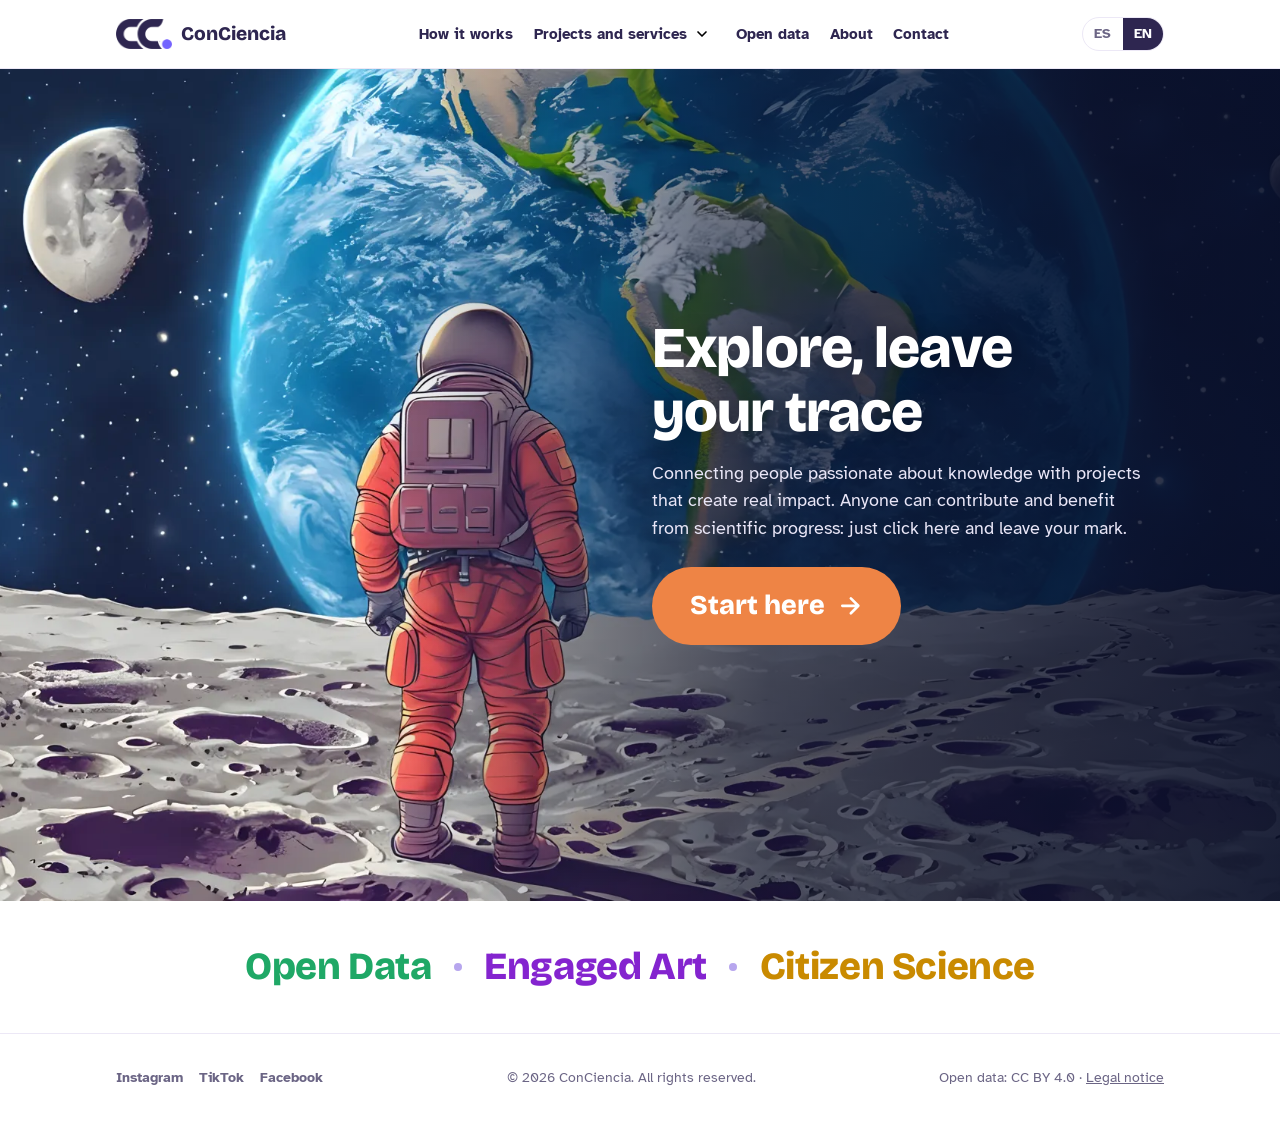
<file: index.html>
<!DOCTYPE html>
<html lang="es" data-lang="es" data-titulo-es="ConCiencia: explora, deja tu huella" data-titulo-en="ConCiencia: explore, leave your trace">
<head>
<meta charset="utf-8">
<meta name="viewport" content="width=device-width, initial-scale=1, viewport-fit=cover">
<title>ConCiencia: explora, deja tu huella</title>
<meta name="description" content="ConCiencia: ciencia ciudadana. Participa, descubre qué preocupa a tu comunidad y ayuda a construir datos abiertos.">
<link rel="icon" href="img/favicon.png">
<link rel="manifest" href="manifest.webmanifest">
<meta name="theme-color" content="#FFFFFF">
<link rel="apple-touch-icon" href="img/icon-180.png">
<meta name="apple-mobile-web-app-title" content="ConCiencia">
<meta property="og:type" content="website">
<meta property="og:site_name" content="ConCiencia">
<meta property="og:title" content="ConCiencia: explora, deja tu huella">
<meta property="og:description" content="Ciencia ciudadana: participa, descubre qué piensa tu comunidad y ayuda a construir datos abiertos.">
<meta property="og:image" content="https://cardinalcienciac-cyber.github.io/conciencia/img/compartir.jpg">
<meta property="og:image:width" content="1200">
<meta property="og:image:height" content="630">
<meta property="og:url" content="https://cardinalcienciac-cyber.github.io/conciencia/">
<meta property="og:locale" content="es_EC">
<meta name="twitter:card" content="summary_large_image">
<script>if (/[?&]e=/.test(location.search)) location.replace("encuestas/" + location.search);</script>
<link rel="preconnect" href="https://fonts.googleapis.com">
<link rel="preconnect" href="https://fonts.gstatic.com" crossorigin>
<link href="https://fonts.googleapis.com/css2?family=Atkinson+Hyperlegible:wght@400;700&family=Bricolage+Grotesque:opsz,wght@12..96,700;12..96,800&display=swap" rel="stylesheet">
<link rel="stylesheet" href="assets/estilo.css">
</head>
<body>
<a class="skip" href="#contenido"><span lang="es">Ir al contenido</span><span lang="en">Skip to content</span></a>
<header id="cabecera"></header>
<main id="contenido">

<section class="hero">
  <picture>
    <source media="(max-width: 960px)" srcset="img/portada-960.webp">
    <img src="img/portada-1920.webp" alt="" fetchpriority="high">
  </picture>
  <div class="wrap"><div class="hero-text">
    <h1><span lang="es">Explora, deja tu huella</span><span lang="en">Explore, leave your trace</span></h1>
    <p><span lang="es">Conectamos a personas apasionadas por el conocimiento con proyectos que generan un impacto real. Cualquier persona puede contribuir y beneficiarse del progreso científico: haz clic aquí y deja tu huella.</span><span lang="en">Connecting people passionate about knowledge with projects that create real impact. Anyone can contribute and benefit from scientific progress: just click here and leave your mark.</span></p>
    <a class="start" href="como-funciona.html"><span lang="es">Empieza aquí</span><span lang="en">Start here</span><svg viewBox="0 0 24 24" fill="none" stroke="currentColor" stroke-width="2.5" stroke-linecap="round" stroke-linejoin="round" aria-hidden="true"><path d="M5 12h14M13 5l7 7-7 7"/></svg></a>
  </div></div>
</section>
<section class="lemas" aria-label="Lema">
  <p lang="es"><span class="l1">Cifras claras</span><span class="sep" aria-hidden="true"></span><span class="l2">Cero cuentos</span><span class="sep" aria-hidden="true"></span><span class="l3">Con Ciencia</span></p>
  <p lang="en"><span class="l1">Open Data</span><span class="sep" aria-hidden="true"></span><span class="l2">Engaged Art</span><span class="sep" aria-hidden="true"></span><span class="l3">Citizen Science</span></p>
</section>
</main>
<div id="pie"></div>
<script src="assets/comun.js"></script>
</body>
</html>
</file>
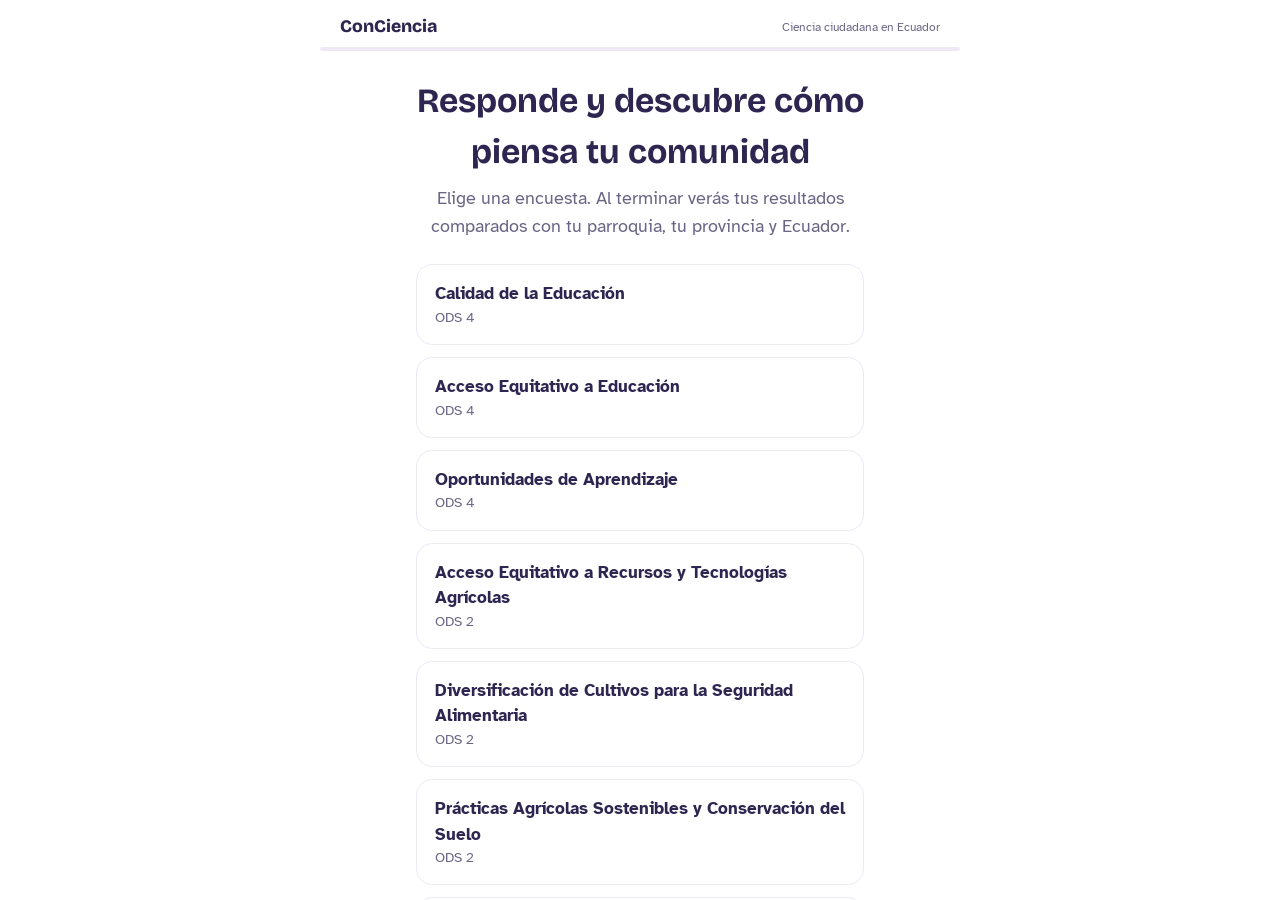
<file: encuestas/index.html>
<!DOCTYPE html>
<html lang="es">
<head>
<meta charset="utf-8">
<meta name="viewport" content="width=device-width, initial-scale=1, viewport-fit=cover">
<title>ConCiencia</title>
<meta name="description" content="ConCiencia: ciencia ciudadana. Responde encuestas y descubre cómo piensa tu comunidad.">
<meta property="og:type" content="website">
<meta property="og:site_name" content="ConCiencia">
<meta property="og:title" content="Participa en ConCiencia y descubre qué piensa tu comunidad">
<meta property="og:description" content="Responde una encuesta corta y anónima y mira al instante cuántas personas piensan como tú.">
<meta property="og:image" content="https://cardinalcienciac-cyber.github.io/conciencia/img/compartir.jpg">
<meta property="og:image:width" content="1200">
<meta property="og:image:height" content="630">
<meta property="og:locale" content="es_EC">
<meta name="twitter:card" content="summary_large_image">
<link rel="icon" href="../img/favicon.png">
<link rel="manifest" href="../manifest.webmanifest">
<meta name="theme-color" content="#FFFFFF">
<link rel="apple-touch-icon" href="../img/icon-180.png">
<link rel="preconnect" href="https://fonts.googleapis.com">
<link rel="preconnect" href="https://fonts.gstatic.com" crossorigin>
<link href="https://fonts.googleapis.com/css2?family=Atkinson+Hyperlegible:wght@400;700&family=Bricolage+Grotesque:opsz,wght@12..96,700;12..96,800&display=swap" rel="stylesheet">
<style>
:root{--bg:#FFFFFF;--ink:#2E2650;--muted:#6B6585;--line:#ECE8F6;--lav:#B7A6EE;--lav-soft:#F4F1FD;--tang:#EE8445;--tang-soft:#FDEBDD;--focus:#5B45C9;
  color-scheme:light;box-sizing:border-box;padding-top:env(safe-area-inset-top,0px);padding-bottom:env(safe-area-inset-bottom,0px)}
*,*::before,*::after{box-sizing:inherit}
html,body{height:100%}
body{margin:0;background:var(--bg);color:var(--ink);font-family:"Atkinson Hyperlegible",system-ui,-apple-system,"Segoe UI",Roboto,sans-serif;
  font-size:1.0625rem;line-height:1.5;display:flex;flex-direction:column}
img{max-width:100%;display:block}
button,a{font:inherit;color:inherit}
:focus-visible{outline:3px solid var(--focus);outline-offset:3px;border-radius:8px}
.display{font-family:"Bricolage Grotesque","Atkinson Hyperlegible",system-ui,sans-serif}
.bar-top{display:flex;justify-content:space-between;align-items:center;gap:1rem;padding:.9rem 1.25rem .4rem;max-width:40rem;width:100%;margin:0 auto}
.brand{font-family:"Bricolage Grotesque",system-ui,sans-serif;font-weight:800;font-size:1.1rem;text-decoration:none}
.sub-title{font-size:.78rem;color:var(--muted);text-align:right}
.progress{height:4px;background:var(--line);max-width:40rem;width:calc(100% - 2.5rem);margin:0 auto;border-radius:999px;overflow:hidden}
.progress span{display:block;height:100%;background:var(--tang);width:0;transition:width .3s ease}
main{flex:1;overflow-y:auto;display:flex}
.slide{margin:auto;width:100%;max-width:34rem;padding:1.5rem 1.25rem 2rem;text-align:center}
.thanks h1{font-size:clamp(1.9rem,7vw,2.6rem);line-height:1.1;margin:0 0 .75rem;font-weight:800;letter-spacing:-.015em}
.thanks p,.lead{margin:0;font-size:1.15rem;color:var(--muted)}
.arrow{width:4.5rem;height:4.5rem;margin:1.25rem auto .5rem;color:var(--tang)}
.btn{display:inline-block;font-weight:700;cursor:pointer;border-radius:999px;padding:.85rem 1.6rem;border:2px solid var(--ink);background:var(--ink);color:var(--bg);font-size:1.1rem;text-decoration:none}
.btn.ghost{background:transparent;color:var(--ink)}
.big-icon{width:min(13rem,55vw);height:min(13rem,55vw);object-fit:contain;margin:0 auto 1.25rem}
.q-text{font-size:.95rem;color:var(--muted);margin:0 auto .6rem;max-width:28rem}
.msg{font-size:clamp(1.3rem,5vw,1.6rem);line-height:1.3;font-weight:700;margin:0 auto;max-width:28rem;text-wrap:balance}
.msg strong{color:var(--tang);font-weight:800;white-space:nowrap}
.people{display:flex;justify-content:center;gap:.35rem;margin:1.5rem 0 .4rem}
.person{width:1.9rem;height:2.6rem}
.person .fig{fill:var(--lav-soft);stroke:var(--lav);stroke-width:2.2}
.person.like .fig{fill:var(--tang);stroke:var(--tang)}
.scope{margin:1.75rem auto 0}
.scope-label{font-size:.9rem;color:var(--muted);margin:0 0 .45rem}
.seg{display:flex;flex-wrap:wrap;justify-content:center;gap:.4rem}
.seg button{font-size:.92rem;cursor:pointer;border:1.5px solid var(--line);background:var(--bg);padding:.42rem .8rem;border-radius:999px}
.seg button[aria-pressed="true"]{background:var(--ink);color:var(--bg);border-color:var(--ink)}
.seg button[aria-disabled="true"]{opacity:.45;cursor:not-allowed}
.n{font-size:.85rem;color:var(--muted);margin:.5rem 0 0}
.many-icons{display:flex;justify-content:center;flex-wrap:wrap;gap:.75rem;margin:0 auto 1.25rem}
.many-icons img{width:min(7.5rem,28vw);height:min(7.5rem,28vw);object-fit:contain}
.others-btn{margin:1.75rem auto 0}
.others{list-style:none;margin:1.25rem auto 0;padding:0;display:grid;gap:.6rem;text-align:left;max-width:28rem}
.o-row{display:grid;grid-template-columns:2.4rem 1fr 3rem;gap:.7rem;align-items:center}
.o-row img{width:2.4rem;height:2.4rem;object-fit:contain}
.o-label{font-size:.95rem;line-height:1.3}
.o-row.mine .o-label{font-weight:700}
.tu{font-size:.75rem;font-weight:700;color:var(--tang);margin-left:.35rem}
.track{height:.5rem;border-radius:999px;background:var(--lav-soft);overflow:hidden;margin-top:.3rem}
.fill{height:100%;border-radius:inherit;background:var(--lav)}
.o-row.mine .fill{background:var(--tang)}
.pct{text-align:right;font-weight:700;font-variant-numeric:tabular-nums}
.note{font-size:.82rem;color:var(--muted);margin:.4rem 0 0}
.idea blockquote{margin:0 auto;font-size:1.2rem;font-style:italic;max-width:26rem}
.idea .sub{color:var(--muted);margin:.9rem auto 0;max-width:26rem}
.share{margin:2rem auto 0;padding-top:1.5rem;border-top:1px solid var(--line);max-width:26rem}
.share p{margin:0 0 .8rem;font-weight:700}
.share-btns{display:flex;flex-wrap:wrap;justify-content:center;gap:.6rem}
.share .btn{font-size:1rem;padding:.7rem 1.3rem}
.share .btn.tang{background:var(--tang);border-color:var(--tang)}
.privacy{font-size:.8rem;color:var(--muted);margin:2rem auto 0;max-width:26rem}
.list{list-style:none;padding:0;margin:1.5rem auto 0;display:grid;gap:.75rem;text-align:left;max-width:28rem}
.list a{display:block;padding:1rem 1.1rem;border:1.5px solid var(--line);border-radius:1rem;text-decoration:none}
.list a:hover{border-color:var(--lav)}
.list small{display:block;color:var(--muted)}
.spinner{width:2.5rem;height:2.5rem;border:4px solid var(--lav-soft);border-top-color:var(--tang);border-radius:50%;margin:1.5rem auto;animation:spin 1s linear infinite}
@keyframes spin{to{transform:rotate(360deg)}}
.nav{display:flex;justify-content:space-between;align-items:center;padding:.75rem 1.25rem 1rem;max-width:40rem;width:100%;margin:0 auto}
.nav button{cursor:pointer;border:none;background:none;font-weight:700;display:inline-flex;align-items:center;gap:.45rem;padding:.6rem .4rem;font-size:1rem}
.nav .next{background:var(--ink);color:var(--bg);border-radius:999px;padding:.7rem 1.2rem}
.nav .prev{color:var(--muted)}
.nav[hidden],.nav button[hidden]{display:none}
.nav svg{width:1.25rem;height:1.25rem}
.count{font-size:.85rem;color:var(--muted)}
.enter{animation:enter .35s ease both}
@keyframes enter{from{opacity:0;transform:translateX(18px)}to{opacity:1;transform:none}}
@media (prefers-reduced-motion: reduce){.enter{animation:none}.progress span{transition:none}.spinner{animation-duration:3s}}
</style>
</head>
<body>
<header class="bar-top">
  <a class="brand" href="../">ConCiencia</a>
  <span class="sub-title" id="subtitulo"></span>
</header>
<div class="progress" aria-hidden="true"><span id="prog"></span></div>
<main id="main" aria-live="polite"></main>
<nav class="nav" id="nav" aria-label="Navegación de resultados" hidden>
  <button class="prev" id="prev" type="button"><svg viewBox="0 0 24 24" fill="none" stroke="currentColor" stroke-width="2.5" stroke-linecap="round" stroke-linejoin="round" aria-hidden="true"><path d="M15 5l-7 7 7 7"/></svg>Atrás</button>
  <span class="count" id="count"></span>
  <button class="next" id="next" type="button">Siguiente<svg viewBox="0 0 24 24" fill="none" stroke="currentColor" stroke-width="2.5" stroke-linecap="round" stroke-linejoin="round" aria-hidden="true"><path d="M5 12h14M13 5l7 7-7 7"/></svg></button>
</nav>

<script>
const ENCUESTAS = {"CE": {"titulo": "Calidad de la Educación", "ods": "ODS 4", "uid": "aMDnD9qRBA8HXttn3Z8Mq6", "enketo": "oDRCQe5k", "preguntas": [{"id": "q5", "tipo": "una", "texto": "¿Cómo evaluarías la calidad de la educación en tu comunidad?", "opciones": [["muy_buena", "Muy buena", "E4_muy_buena", "muy buena"], ["buena", "Buena", "E3_buena", "buena"], ["mala", "Mala", "E2_mala", "mala"], ["muy_mala", "Muy mala", "E1_muy_mala", "muy mala"]], "tpl": "considera {o} la calidad de la educación en su comunidad"}, {"id": "q6", "tipo": "una", "texto": "¿Cuál es tu opinión sobre el sistema de evaluación y calificación en las instituciones educativas?", "opciones": [["muy_buena", "Muy buena", "E4_muy_buena", "muy bueno"], ["buena", "Buena", "E3_buena", "bueno"], ["mala", "Mala", "E2_mala", "malo"], ["muy_mala", "Muy mala", "E1_muy_mala", "muy malo"]], "tpl": "considera {o} el sistema de evaluación y calificación"}, {"id": "q7", "tipo": "varias", "texto": "¿Qué aspectos crees que son más importantes para mejorar la calidad de la educación?", "opciones": [["formacion_continua_y_actualizaci", "Formación continua y actualización de los docentes", "CE06_docente", "la formación continua de los docentes"], ["acceso_equitativo_a_recursos_edu", "Acceso equitativo a recursos educativos y tecnológicos", "CE07_equidad_recursos", "el acceso equitativo a recursos educativos"], ["desarrollo_de_programas_educativ", "Desarrollo de programas educativos inclusivos y adaptados a las necesidades individuales de los estudiantes", "CE08_educacion_inclusiva", "los programas inclusivos y adaptados"], ["participacion_activa_de_la_comun", "Participación activa de la comunidad educativa en la toma de decisiones y en el apoyo al proceso educativo", "CE09_comunidad_educativa", "la participación de la comunidad educativa"], ["otros", "Otros", "R_otros", "otras ideas"]], "tpl": "prioriza {o} para mejorar la educación"}, {"id": "q8", "tipo": "una", "texto": "¿Crees que los docentes reciben suficiente capacitación para impartir una educación de calidad?", "opciones": [["si", "Sí", "R_si", "sí"], ["no", "No", "R_no", "no"]], "tpl": "cree que los docentes {o} reciben suficiente capacitación"}, {"id": "q9", "tipo": "varias", "texto": "¿Qué papel crees que deberían desempeñar las tecnologías de la información y la comunicación (TIC) en la mejora de la calidad de la educación?", "opciones": [["facilitar_el_acceso_a_recursos_e", "Facilitar el acceso a recursos educativos en línea", "CE10_educacion_en_linea", "dar acceso a recursos educativos en línea"], ["promover_metodos_de_ensenanza_in", "Promover métodos de enseñanza interactivos y personalizados", "CE11_metodos_interactivos", "hacer la enseñanza más interactiva"], ["garantizar_igualdad_de_oportunid", "Garantizar igualdad de oportunidades para todos los grupos demográficos", "CE14_igualdad_oportunidades", "dar igualdad de oportunidades"], ["fomentar_la_colaboracion_entre_e", "Fomentar la colaboración entre estudiantes y el desarrollo de habilidades digitales", "CE12_colaboracion", "fomentar la colaboración y las habilidades digitales"], ["permitir_la_comunicacion_y_colab", "Permitir la comunicación y colaboración entre estudiantes y docentes", "CE13_comunicacion_docente", "mejorar la comunicación con los docentes"], ["otros", "Otros", "R_otros", "otros usos"]], "tpl": "quiere que la tecnología sirva para {o}"}, {"id": "q10", "tipo": "varias", "texto": "¿Qué medidas crees que podrían tomarse para reducir la brecha en la calidad educativa entre zonas urbanas y rurales?", "opciones": [["aumentar_la_inversion_en_infraes", "Aumentar la inversión en infraestructura escolar", "CE16_infraestructura", "invertir en infraestructura escolar"], ["implementar_mecanismos_de_capaci", "Implementar mecanismos de capacitación y retención de docentes", "CE17_retencion_docente", "capacitar y retener a los docentes"], ["implementar_programas_que_propor", "Implementar programas que proporcionen dispositivos y conexión a internet en comunidades rurales", "CE15_internet_rural", "llevar dispositivos e internet al campo"], ["programas_de_tutoria_y_mentoria", "Programas de tutoría y mentoría", "CE21_tutoria", "ofrecer tutoría y mentoría"], ["desarrollar_curriculos_adaptados", "Desarrollar currículos adaptados a la realidad local", "CE19_curriculo_local", "adaptar los currículos a la realidad local"], ["promover_la_colaboracion_entre_e", "Promover la colaboración entre escuelas urbanas y rurales", "CE18_urbano_rural", "unir escuelas urbanas y rurales"], ["apoyar_a_la_educacion_preescolar", "Apoyar a la educación preescolar en áreas rurales", "CE30_preescolar_rural", "ampliar la educación preescolar rural"], ["ofrecer_beneficios_economicos_a", "Ofrecer beneficios económicos a familias que envían a sus hijos a la escuela", "CE20_apoyo_familias", "apoyar económicamente a las familias"], ["otros", "Otros", "R_otros", "otras medidas"]], "tpl": "propone {o}"}, {"id": "q11", "tipo": "una", "texto": "¿Crees que la educación debería incluir habilidades socioemocionales además de los conocimientos académicos?", "opciones": [["si", "Sí", "R_si", "sí"], ["no", "No", "R_no", "no"], ["tal_vez", "Tal vez", "R_talvez", "tal vez"]], "tpl": "responde «{o}» a enseñar habilidades socioemocionales"}, {"id": "q12", "tipo": "varias", "texto": "¿Qué habilidades socioemocionales se debería incluir?", "opciones": [["desarrollo_de_la_empatia", "Desarrollo de la empatía", "CE23_empatia", "la empatía"], ["comunicacion_efectiva", "Comunicación efectiva", "CE24_comunicacion", "la comunicación efectiva"], ["resolucion_de_conflictos", "Resolución de conflictos", "CE26_resolucion_conflictos", "la resolución de conflictos"], ["autoconocimiento", "Autoconocimiento", "CE25_autoconocimiento", "el autoconocimiento"], ["manejo_del_estres", "Manejo del estrés", "CE27_manejo_estres", "el manejo del estrés"], ["colaboracion", "Colaboración", "CE12_colaboracion", "la colaboración"], ["otros", "Otros", "R_otros", "otras habilidades"]], "tpl": "quiere aprender {o} en la escuela"}, {"id": "q13", "tipo": "abierta", "texto": "¿Cómo crees que se puede fomentar el espíritu crítico y la creatividad en el sistema educativo?"}]}, "AE": {"titulo": "Acceso Equitativo a Educación", "ods": "ODS 4", "uid": "aMwjJdAYYP5T4RFX3oNEXm", "enketo": "IfXTQjOF", "preguntas": [{"id": "q5", "tipo": "una", "texto": "¿Cómo describirías el acceso a la educación en tu área?", "opciones": [["muy_accesible", "Muy accesible", "E4_muy_buena", "muy accesible"], ["accesible", "Accesible", "E3_buena", "accesible"], ["poco_accesible", "Poco accesible", "E2_mala", "poco accesible"], ["no_accesible", "No accesible", "E1_muy_mala", "no accesible"]], "tpl": "considera {o} la educación en su área"}, {"id": "q6", "tipo": "varias", "texto": "¿Identificas desafíos específicos que afectan el acceso equitativo a la educación?", "opciones": [["falta_de_escuelas", "Falta de escuelas", "AE01_falta_escuelas", "la falta de escuelas"], ["falta_de_infraestructura_y_recur", "Falta de infraestructura y recursos educativos", "AE02_falta_recursos", "la falta de infraestructura y recursos"], ["discriminacion_basada_en_genero", "Discriminación basada en género, etnia o condición socioeconómica", "AE03_discriminacion", "la discriminación"], ["barreras_geograficas", "Barreras geográficas", "AE04_barreras_geograficas", "las barreras geográficas"], ["baja_calidad_de_la_educacion", "Baja calidad de la educación", "AE05_baja_calidad", "la baja calidad de la educación"], ["impedimentos_familiares_economic", "Impedimentos familiares, económicos", "AE06_impedimentos_economicos", "los impedimentos familiares y económicos"], ["otros", "Otros", "R_otros", "otros desafíos"]], "tpl": "identifica como desafío {o}"}, {"id": "q7", "tipo": "una", "texto": "¿Cuál consideras que es el principal papel del gobierno en garantizar un acceso equitativo a la educación?", "opciones": [["proporcionar_financiamiento_adec", "Proporcionar financiamiento adecuado", "AE07_financiamiento", "dar un financiamiento adecuado"], ["desarrollar_politicas_inclusivas", "Desarrollar políticas inclusivas", "AE08_politicas_inclusivas", "desarrollar políticas inclusivas"], ["garantizar_igualdad_de_oportunid", "Garantizar igualdad de oportunidades para todos los grupos demográficos", "CE14_igualdad_oportunidades", "garantizar igualdad de oportunidades"], ["implementar_reformas_en_infraest", "Implementar reformas en infraestructura, tecnología y formación docente.", "AE09_reformas", "reformar la infraestructura, la tecnología y la formación docente"], ["dar_mayor_protagonismo_a_las_ins", "Dar mayor protagonismo a las instituciones privadas y a las familias para garantizar la educación", "AE10_instituciones_familias", "dar más protagonismo a las instituciones privadas y las familias"], ["otros", "Otros", "R_otros", "asumir otro papel"]], "tpl": "cree que el gobierno debe {o}"}, {"id": "q8", "tipo": "una", "texto": "¿Has participado en iniciativas locales que aborden el acceso a la educación?", "opciones": [["si", "Sí", "R_si", "!ha participado en iniciativas por el acceso a la educación"], ["no", "No", "R_no", "!no ha participado en iniciativas por el acceso a la educación"], ["en_ocasiones", "En ocasiones", "R_aveces", "!ha participado en ocasiones en iniciativas por el acceso a la educación"]], "tpl": "{o}"}, {"id": "q9", "tipo": "una", "texto": "¿Cuáles son tus principales motivaciones para, de ser posible estudiar?", "opciones": [["mejorar_las_oportunidades_labora", "Mejorar las oportunidades laborales", "AE11_oportunidades_laborales", "mejorar sus oportunidades laborales"], ["obtener_conocimiento_y_habilidad", "Obtener conocimiento y habilidades", "AE12_conocimiento", "obtener conocimientos y habilidades"], ["contribuir_al_desarrollo_de_la_c", "Contribuir al desarrollo de la comunidad o sociedad", "AE13_contribuir_comunidad", "contribuir al desarrollo de su comunidad"], ["la_satisfaccion_personal", "La satisfacción personal", "AE14_satisfaccion_personal", "su satisfacción personal"], ["otros", "Otros", "R_otros", "otros fines"]], "tpl": "estudiaría para {o}"}, {"id": "q10", "tipo": "una", "texto": "¿Estarías dispuesto/a a comprometerte de manera continua en apoyar iniciativas para mejorar el acceso equitativo a educación?", "opciones": [["si", "Sí", "R_si", "!se comprometería a apoyar iniciativas por una educación equitativa"], ["no", "No", "R_no", "!no se comprometería por ahora a apoyar estas iniciativas"], ["tal_vez", "Tal vez", "R_talvez", "!tal vez se comprometería a apoyar estas iniciativas"]], "tpl": "{o}"}]}, "OA": {"titulo": "Oportunidades de Aprendizaje", "ods": "ODS 4", "uid": "aXVZdtAHw6DwHbp57tY9rk", "enketo": "5DErhukR", "preguntas": [{"id": "q5", "tipo": "una", "texto": "¿Has participado en programas de aprendizaje no formal o informal fuera del entorno escolar?", "opciones": [["si", "Sí", "R_si", "!ha participado en programas de aprendizaje fuera de la escuela"], ["no", "No", "R_no", "!no ha participado en programas de aprendizaje fuera de la escuela"], ["no_estoy_seguro", "No estoy seguro", "R_talvez", "!no está seguro de haber participado en aprendizaje fuera de la escuela"]], "tpl": "{o}"}, {"id": "q6", "tipo": "varias", "texto": "¿A qué tipo de oportunidades de aprendizaje adicional te gustaría tener acceso?", "opciones": [["talleres_practicos_sobre_habilid", "Talleres prácticos sobre habilidades específicas", "OA01_talleres_practicos", "talleres prácticos"], ["cursos_en_linea_sobre_temas_de_i", "Cursos en línea sobre temas de interés", "CE10_educacion_en_linea", "cursos en línea"], ["eventos_de_networking_y_colabora", "Eventos de networking y colaboración con profesionales", "OA02_networking", "eventos de networking con profesionales"], ["oportunidades_de_voluntariado_pa", "Oportunidades de voluntariado para adquirir experiencia práctica", "OA03_voluntariado", "oportunidades de voluntariado"], ["acceso_a_recursos_educativos_y_b", "Acceso a recursos educativos y bibliotecas virtuales", "OA04_bibliotecas_virtuales", "recursos y bibliotecas virtuales"], ["otros", "Otros", "R_otros", "otras oportunidades"]], "tpl": "quiere acceder a {o}"}, {"id": "q7", "tipo": "varias", "texto": "¿Porque crees que la educación a lo largo de la vida es importante para el desarrollo personal y profesional?", "opciones": [["para_actualizar_habilidades", "Para actualizar habilidades", "OA05_actualizar_habilidades", "actualizar habilidades"], ["facilita_la_adaptacion_a_los_cam", "Facilita la adaptación a los cambios en el entorno laboral", "OA06_adaptacion", "adaptarse a los cambios laborales"], ["promueve_el_crecimiento_personal", "Promueve el crecimiento personal y profesional continuo", "OA07_crecimiento", "crecer personal y profesionalmente"], ["permite_mantenerse_competitivo_e", "Permite mantenerse competitivo en el mercado laboral en evolución", "OA08_competitivo", "mantenerse competitivo"], ["otros", "Otros", "R_otros", "otros fines"]], "tpl": "cree que aprender toda la vida sirve para {o}"}, {"id": "q8", "tipo": "una", "texto": "¿Qué importancia le das a la formación profesional y técnica en comparación con la educación académica tradicional?", "opciones": [["mucha_importancia", "Mucha importancia", "E4_muy_buena", "mucha importancia"], ["alguna_importancia", "Alguna importancia", "E3_buena", "alguna importancia"], ["poca_importancia", "Poca importancia", "E2_mala", "poca importancia"], ["ninguna_importancia", "Ninguna importancia", "E1_muy_mala", "ninguna importancia"]], "tpl": "da {o} a la formación técnica frente a la académica"}, {"id": "q9", "tipo": "una", "texto": "¿Consideras que hay suficientes oportunidades de educación continua para adultos en tu comunidad?", "opciones": [["si", "Sí", "R_si", "!cree que hay suficiente educación continua para adultos en su comunidad"], ["no", "No", "R_no", "!cree que falta educación continua para adultos en su comunidad"], ["no_estoy_seguro", "No estoy seguro", "R_talvez", "!no está seguro de si hay suficiente educación continua para adultos"]], "tpl": "{o}"}, {"id": "q10", "tipo": "una", "texto": "¿Cuál es tu opinión sobre la educación a distancia y el aprendizaje en línea?", "opciones": [["muy_favorable", "Muy favorable", "E4_muy_buena", "muy favorable"], ["favorable", "Favorable", "E3_buena", "favorable"], ["desfavorable", "Desfavorable", "E2_mala", "desfavorable"], ["muy_desfavorable", "Muy desfavorable", "E1_muy_mala", "muy desfavorable"]], "tpl": "tiene una opinión {o} sobre la educación a distancia"}, {"id": "q11", "tipo": "abierta", "texto": "¿Cómo crees que se pueden aprovechar mejor las tecnologías emergentes para promover oportunidades de aprendizaje inclusivas?"}]}, "RT": {"titulo": "Acceso Equitativo a Recursos y Tecnologías Agrícolas", "ods": "ODS 2", "uid": "agJiGSEJm9MBd5dDqavQbj", "enketo": "ofdKAlAc", "preguntas": [{"id": "q5", "tipo": "una", "texto": "¿Participas en actividades agrícolas actualmente?", "opciones": [["si", "Sí", "R_si", "!participa en actividades agrícolas"], ["no", "No", "R_no", "!no participa en actividades agrícolas"], ["en_ocasiones", "En ocasiones", "R_aveces", "!participa en ocasiones en actividades agrícolas"]], "tpl": "{o}"}, {"id": "q6", "tipo": "abierta", "texto": "¿Cuál es el tamaño aproximado de tu área de cultivo?"}, {"id": "q7", "tipo": "una", "texto": "¿Consideras que hay una distribución equitativa de recursos agrícolas (tierras, agua, insumos, etc.) en tu comunidad?", "opciones": [["si", "Sí", "R_si", "!cree que los recursos agrícolas se distribuyen de forma equitativa"], ["no", "No", "R_no", "!cree que los recursos agrícolas no se distribuyen de forma equitativa"], ["no_estoy_seguro", "No estoy seguro", "R_talvez", "!no está seguro de cómo se distribuyen los recursos agrícolas"]], "tpl": "{o}"}, {"id": "q8", "tipo": "abierta", "texto": "¿Cómo crees que se podrían mejorar las condiciones de acceso a estos recursos?"}, {"id": "q9", "tipo": "varias", "texto": "¿Que tecnologías agrícolas has utilizado o están disponibles en tu área?", "opciones": [["sistemas_de_riego", "Sistemas de riego", "RT01_riego", "sistemas de riego"], ["maquinaria_agricola", "Maquinaria agrícola", "RT02_maquinaria", "maquinaria agrícola"], ["aplicaciones_moviles_agricolas", "Aplicaciones móviles agrícolas", "RT03_apps", "aplicaciones móviles agrícolas"], ["drones_para_monitoreo_de_cultivo", "Drones para monitoreo de cultivos", "RT04_drones", "drones para monitorear cultivos"], ["otros", "Otros", "R_otros", "otras tecnologías"]], "tpl": "conoce o usa {o}"}, {"id": "q10", "tipo": "una", "texto": "¿Cómo obtienes información sobre nuevas prácticas y tecnologías agrícolas?", "opciones": [["extensionistas_agricolas", "Extensionistas agrícolas", "RT05_extensionistas", "extensionistas agrícolas"], ["internet", "Internet", "CE10_educacion_en_linea", "internet"], ["talleres", "Talleres", "OA01_talleres_practicos", "talleres"], ["practicas_ancestrales", "Practicas ancestrales", "RT06_practicas_ancestrales", "prácticas ancestrales"], ["otros", "Otros", "R_otros", "otras fuentes"]], "tpl": "se informa sobre agricultura a través de {o}"}, {"id": "q11", "tipo": "una", "texto": "¿Identificas barreras que limiten el acceso equitativo a recursos y tecnologías agrícolas?", "opciones": [["barreras_economicas", "Barreras económicas", "RT07_barreras_economicas", "el costo económico"], ["falta_de_informacion", "Falta de información", "RT08_falta_informacion", "la falta de información"], ["falta_de_acceso_a_creditos", "Falta de acceso a créditos", "RT09_falta_creditos", "la falta de acceso a créditos"], ["aislamiento_geografico", "Aislamiento geografico", "AE04_barreras_geograficas", "el aislamiento geográfico"], ["otros", "Otros", "R_otros", "otras barreras"]], "tpl": "ve como principal barrera {o}"}, {"id": "q12", "tipo": "una", "texto": "¿Cómo crees que el acceso equitativo a recursos y tecnologías agrícolas afecta la producción y la sostenibilidad en tu área?", "opciones": [["mejora_la_diversificacion_de_cul", "Mejora la diversificación de cultivos", "RT10_diversificacion", "mejora la diversificación de cultivos"], ["promueve_practicas_sostenibles_e", "Promueve prácticas sostenibles entre los agricultores locales", "RT11_practicas_sostenibles", "promueve prácticas sostenibles"], ["facilita_la_adopcion_de_tecnolog", "Facilita la adopción de tecnologías más eficientes", "RT12_tecnologia_eficiente", "facilita adoptar tecnologías más eficientes"], ["ayuda_a_reducir_la_brecha_de_ren", "Ayuda a reducir la brecha de rendimiento entre pequeños y grandes productores", "RT13_brecha_productores", "reduce la brecha entre pequeños y grandes productores"], ["otros", "Otros", "R_otros", "tiene otros efectos"]], "tpl": "cree que un acceso equitativo {o}"}, {"id": "q13", "tipo": "abierta", "texto": "¿Tienes sugerencias sobre cómo mejorar el acceso equitativo a recursos y tecnologías agrícolas?"}, {"id": "q14", "tipo": "una", "texto": "¿Estarías dispuesto/a a participar activamente en futuras iniciativas de equidad agrícola?", "opciones": [["si", "Sí", "R_si", "!participaría en futuras iniciativas de equidad agrícola"], ["no", "No", "R_no", "!no participaría por ahora en iniciativas de equidad agrícola"], ["tal_vez", "Tal vez", "R_talvez", "!tal vez participaría en iniciativas de equidad agrícola"]], "tpl": "{o}"}]}, "DC": {"titulo": "Diversificación de Cultivos para la Seguridad Alimentaria", "ods": "ODS 2", "uid": "afeSdG7BaHixpZRdWY3xdc", "enketo": "qUFhadIQ", "preguntas": [{"id": "q5", "tipo": "una", "texto": "¿Tienes experiencia en actividades agrícolas actualmente?", "opciones": [["si", "Sí", "R_si", "!tiene experiencia en actividades agrícolas"], ["no", "No", "R_no", "!no tiene experiencia en actividades agrícolas"], ["en_ocasiones", "En ocasiones", "R_aveces", "!tiene experiencia agrícola ocasional"]], "tpl": "{o}"}, {"id": "q6", "tipo": "una", "texto": "¿Cuál es el tamaño aproximado de tu área de cultivo?", "opciones": [["no_tengo_area_de_cultivo", "No tengo área de cultivo", "", "!no tiene área de cultivo"], ["menos_de_100_m2", "Menos de 100 m²", "", "!cultiva menos de 100 m²"], ["100_m2_a_500_m2", "100 m² a 500 m²", "", "!cultiva entre 100 y 500 m²"], ["500_m2_a_1_000_m2", "500 m² a 1,000 m²", "", "!cultiva entre 500 y 1 000 m²"], ["mas_de_1_000_m2", "Más de 1,000 m²", "", "!cultiva más de 1 000 m²"]], "tpl": "{o}"}, {"id": "q7", "tipo": "una", "texto": "¿Has implementado la diversificación de cultivos en tu área?", "opciones": [["si", "Sí", "R_si", "!ha diversificado sus cultivos"], ["no", "No", "R_no", "!no ha diversificado sus cultivos"], ["no_estoy_seguro", "No estoy seguro", "R_talvez", "!no está seguro de haber diversificado sus cultivos"]], "tpl": "{o}"}, {"id": "q8", "tipo": "varias", "texto": "Enumera algunos cultivos que actualmente cultivas en tu área.", "opciones": [["cereales", "Cereales", "DC01_cereales", "cereales"], ["legumbres", "Legumbres", "DC02_legumbres", "legumbres"], ["frutas", "Frutas", "DC03_frutas", "frutas"], ["hortalizas", "Hortalizas", "DC04_hortalizas", "hortalizas"], ["no_aplica", "No aplica", "R_noaplica", "!no cultiva por ahora"]], "tpl": "cultiva {o}"}, {"id": "q9", "tipo": "abierta", "texto": "¿Cómo decides qué cultivos plantar?"}, {"id": "q10", "tipo": "varias", "texto": "¿Qué beneficios percibes al diversificar tus cultivos en términos de seguridad alimentaria y sostenibilidad?", "opciones": [["mayor_resistencia_a_plagas", "Mayor resistencia a plagas", "DC05_resistencia_plagas", "más resistencia a plagas"], ["mayor_variedad_de_nutrientes", "Mayor variedad de nutrientes", "DC06_nutrientes", "más variedad de nutrientes"], ["mayor_sabor", "Mayor sabor", "DC07_sabor", "más sabor"], ["mayor_resistencia_de_los_cultivo", "Mayor resistencia de los cultivos", "DC08_resistencia_cultivos", "cultivos más resistentes"], ["mejora_en_la_calidad_del_suelo_y", "Mejora en la calidad del suelo y conservación de la biodiversidad", "DC09_suelo_biodiversidad", "un suelo más sano y conservado"], ["otros", "Otros", "R_otros", "otros beneficios"]], "tpl": "ve como beneficio {o}"}, {"id": "q11", "tipo": "varias", "texto": "¿Identificas desafíos o barreras para la diversificación de cultivos en tu área?", "opciones": [["limitaciones_de_recursos", "Limitaciones de recursos", "DC10_limitacion_recursos", "la falta de recursos"], ["falta_de_conocimientos_tecnicos", "Falta de conocimientos técnicos sobre nuevas prácticas", "RT08_falta_informacion", "la falta de conocimientos técnicos"], ["la_resistencia_de_los_mercados_a", "La resistencia de los mercados a aceptar nuevos cultivos", "DC11_resistencia_mercados", "la resistencia de los mercados"], ["problemas_relacionados_con_el_cl", "Problemas relacionados con el clima y el suelo", "DC12_clima_suelo", "el clima y el suelo"], ["no_encuentro_ninguna_barrera", "No encuentro ninguna barrera", "DC13_sin_barreras", "!no encuentra barreras para diversificar"]], "tpl": "ve como desafío {o}"}, {"id": "q12", "tipo": "abierta", "texto": "¿Cómo crees que podrían superarse estos desafíos?"}, {"id": "q13", "tipo": "una", "texto": "¿Cómo afecta la diversificación de cultivos a la comercialización y venta de productos agrícolas?", "opciones": [["permite_el_acceso_a_nuevos_merca", "Permite el acceso a nuevos mercados", "DC14_nuevos_mercados", "abre nuevos mercados"], ["reduce_la_dependencia_de_un_solo", "Reduce la dependencia de un solo cultivo y sus fluctuaciones de precios.", "DC15_menos_dependencia", "reduce la dependencia de un solo cultivo"], ["atrae_a_consumidores_interesados", "Atrae a consumidores interesados en alimentos locales y orgánicos", "DC16_consumidores_locales", "atrae a consumidores de alimentos locales y orgánicos"], ["facilita_la_diferenciacion_de_pr", "Facilita la diferenciación de productos en el mercado y la creación de marcas únicas", "DC17_marcas", "ayuda a diferenciar productos y crear marcas"], ["otros", "Otros", "R_otros", "tiene otros efectos en la venta"]], "tpl": "cree que diversificar {o}"}, {"id": "q14", "tipo": "una", "texto": "¿Has participado en programas o iniciativas que promuevan la diversificación de cultivos?", "opciones": [["si", "Sí", "R_si", "!ha participado en programas de diversificación de cultivos"], ["no", "No", "R_no", "!no ha participado en programas de diversificación de cultivos"], ["en_ocasiones", "En ocasiones", "R_aveces", "!ha participado en ocasiones en programas de diversificación"]], "tpl": "{o}"}, {"id": "q15", "tipo": "una", "texto": "¿Cómo evaluas la efectividad de estos programas?", "opciones": [["muy_buena", "Muy buena", "E4_muy_buena", "muy buena"], ["buena", "Buena", "E3_buena", "buena"], ["mala", "Mala", "E2_mala", "mala"], ["muy_mala", "Muy mala", "E1_muy_mala", "muy mala"], ["no_aplica", "No aplica", "R_noaplica", "!no ha evaluado estos programas"]], "tpl": "considera {o} la efectividad de estos programas"}]}, "PS": {"titulo": "Prácticas Agrícolas Sostenibles y Conservación del Suelo", "ods": "ODS 2", "uid": "aM7JyxXHT9SNXV4mbHTjZx", "enketo": "LAvfwDTU", "preguntas": [{"id": "q5", "tipo": "una", "texto": "¿Tienes experiencia en actividades agrícolas?", "opciones": [["mucha_experiencia", "Mucha experiencia", "X5_mucha", "mucha experiencia"], ["experiencia", "Experiencia", "X4_experiencia", "experiencia"], ["poca_experiencia", "Poca experiencia", "X2_poca", "poca experiencia"], ["ninguna_experiencia", "Ninguna experiencia", "X1_ninguna", "!no tiene experiencia en actividades agrícolas"]], "tpl": "tiene {o} en actividades agrícolas"}, {"id": "q6", "tipo": "abierta", "texto": "¿Cuál es el tamaño aproximado de tu área de cultivo? (N/A si no aplica)"}, {"id": "q7", "tipo": "varias", "texto": "Enumera algunas prácticas agrícolas que actualmente implementas en tu área", "opciones": [["rotacion_de_cultivos", "Rotación de cultivos", "PS01_rotacion", "la rotación de cultivos"], ["uso_de_abono_organico", "Uso de abono orgánico", "PS02_abono_organico", "el abono orgánico"], ["cultivo_de_cobertura", "Cultivo de cobertura", "PS03_cobertura", "los cultivos de cobertura"], ["riego_por_goteo", "Riego por goteo", "PS04_goteo", "el riego por goteo"], ["control_biologico_de_plagas", "Control biológico de plagas", "PS05_control_biologico", "el control biológico de plagas"], ["conservacion_de_suelos_terrazas", "Conservación de suelos (terrazas, barreras vivas)", "PS06_terrazas", "la conservación de suelos"], ["no_implemento_ninguna_practica", "No implemento ninguna práctica", "R_no", "!no aplica ninguna de estas prácticas por ahora"]], "tpl": "practica {o}"}, {"id": "q8", "tipo": "una", "texto": "¿Utilizas agroquímicos en tu agricultura?", "opciones": [["si", "Sí", "R_si", "!utiliza agroquímicos"], ["no", "No", "R_no", "!no utiliza agroquímicos"], ["en_ocasiones", "En ocasiones", "R_aveces", "!utiliza agroquímicos en ocasiones"]], "tpl": "{o}"}, {"id": "q9", "tipo": "abierta", "texto": "¿Cómo crees que el uso de agroquímicos afecta la calidad del suelo?"}, {"id": "q10", "tipo": "una", "texto": "¿Practicas la rotación de cultivos o la diversificación de cultivos en tu área?", "opciones": [["si", "Sí", "R_si", "!practica la rotación o diversificación de cultivos"], ["no", "No", "R_no", "!no practica la rotación de cultivos"], ["no_estoy_seguro", "No estoy seguro", "R_talvez", "!no está seguro de practicar la rotación de cultivos"]], "tpl": "{o}"}, {"id": "q11", "tipo": "abierta", "texto": "¿Cómo crees que estas prácticas afectan la productividad y la salud del suelo?"}, {"id": "q12", "tipo": "varias", "texto": "¿Cómo manejas los residuos agrícolas en tu área?", "opciones": [["compostaje", "Compostaje", "PS07_compostaje", "compostaje"], ["uso_como_abono", "Uso como abono", "PS02_abono_organico", "su uso como abono"], ["quema_controlada", "Quema controlada", "PS08_quema_controlada", "quema controlada"], ["alimentacion_animal", "Alimentación animal", "PS09_alimentacion_animal", "alimentación animal"], ["reciclaje_de_materiales", "Reciclaje de materiales", "PS10_reciclaje", "reciclaje de materiales"], ["otros", "Otros", "R_otros", "otras prácticas"]], "tpl": "maneja sus residuos agrícolas con {o}"}, {"id": "q13", "tipo": "una", "texto": "¿Crees que estas prácticas contribuyen a la conservación del suelo?", "opciones": [["si", "Sí", "R_si", "!cree que estas prácticas conservan el suelo"], ["no", "No", "R_no", "!no cree que estas prácticas conserven el suelo"], ["no_estoy_seguro", "No estoy seguro", "R_talvez", "!no está seguro de que estas prácticas conserven el suelo"]], "tpl": "{o}"}, {"id": "q14", "tipo": "una", "texto": "¿Cómo describirías las condiciones del suelo en tu área en términos de salud y fertilidad?", "opciones": [["saludable", "Saludable", "PS11_suelo_saludable", "saludable"], ["regular", "Regular", "PS12_suelo_regular", "regular"], ["poco_saludable", "Poco saludable", "PS13_suelo_poco_saludable", "poco saludable"], ["no_estoy_seguro", "No estoy seguro", "R_talvez", "!no está seguro del estado del suelo"]], "tpl": "describe como {o} el suelo de su área"}, {"id": "q15", "tipo": "una", "texto": "¿Has notado cambios en las condiciones del suelo a lo largo del tiempo?", "opciones": [["si", "Sí", "R_si", "!ha notado cambios en el suelo con el tiempo"], ["no", "No", "R_no", "!no ha notado cambios en el suelo"], ["tal_vez", "Tal vez", "R_talvez", "!tal vez ha notado cambios en el suelo"]], "tpl": "{o}"}]}, "AM": {"titulo": "Acceso a Atención Médica en Áreas Rurales", "ods": "ODS 3", "uid": "aMMez5FCe5pCZ7rpXKiVUH", "enketo": "khZqQAdB", "preguntas": [{"id": "q5", "tipo": "una", "texto": "¿Con qué frecuencia visitas un centro de atención médica en tu área?", "opciones": [["regularmente", "Regularmente", "F4_regularmente", "regularmente"], ["ocasionalmente", "Ocasionalmente", "F3_ocasionalmente", "ocasionalmente"], ["raramente", "Raramente", "F2_raramente", "raramente"], ["nunca", "Nunca", "F1_nunca", "!nunca visita un centro de salud"]], "tpl": "visita un centro de salud {o}"}, {"id": "q6", "tipo": "varias", "texto": "¿Cuáles son los principales desafíos que enfrentas al buscar atención médica en tu área rural?", "opciones": [["falta_de_transporte_confiable", "Falta de transporte confiable", "AM01_falta_transporte", "la falta de transporte confiable"], ["distancia_a_las_instalaciones_de", "Distancia a las instalaciones de salud", "AM02_distancia", "la distancia a los centros de salud"], ["tiempo_de_espera_prolongado", "Tiempo de espera prolongado", "AM03_espera", "los largos tiempos de espera"], ["escasez_de_especialistas", "Escasez de especialistas", "AM04_escasez_especialistas", "la escasez de especialistas"], ["calidad_del_servicio", "Calidad del servicio", "AM05_calidad_servicio", "la calidad del servicio"], ["disponibilidad_de_atencion_limit", "Disponibilidad de atención limitada", "AM06_disponibilidad", "los horarios de atención limitados"], ["falta_de_iniciativa", "Falta de iniciativa", "AM07_falta_iniciativa", "la falta de iniciativa para buscar atención"], ["otros", "Otros", "R_otros", "otros desafíos"]], "tpl": "enfrenta como desafío {o}"}, {"id": "q7", "tipo": "una", "texto": "¿Cómo calificarías la calidad de los servicios de atención médica disponibles en tu área?", "opciones": [["1_muy_mala", "1 (muy mala)", "E1_muy_mala", "un 1 (muy mala)"], ["2", "2", "E2_mala", "un 2"], ["3", "3", "E_neutra", "un 3"], ["4", "4", "E3_buena", "un 4"], ["5_muy_buena", "5 (muy buena)", "E4_muy_buena", "un 5 (muy buena)"]], "tpl": "califica con {o} la calidad de la atención médica en su área"}, {"id": "q8", "tipo": "una", "texto": "¿Cuál es tu principal medio de transporte para acceder a servicios médicos?", "opciones": [["vehiculo_propio", "Vehículo propio", "AM08_vehiculo_propio", "en vehículo propio"], ["transporte_publico", "Transporte público", "AM09_transporte_publico", "en transporte público"], ["caminar", "Caminar", "AM10_caminar", "caminando"], ["otros", "Otros", "R_otros", "por otros medios"]], "tpl": "llega a los servicios médicos {o}"}, {"id": "q9", "tipo": "una", "texto": "¿Cuánto tiempo te lleva llegar al centro de atención médica más cercano?", "opciones": [["menos_de_30_minutos", "Menos de 30 minutos", "T1_menos_30min", "menos de 30 minutos"], ["30_minutos_a_1_hora", "30 minutos a 1 hora", "T2_30min_1h", "entre 30 minutos y 1 hora"], ["mas_de_1_hora", "Más de 1 hora", "T3_mas_1h", "más de 1 hora"]], "tpl": "tarda {o} en llegar al centro de salud más cercano"}, {"id": "q10", "tipo": "una", "texto": "¿Estás al tanto de todos los servicios de atención médica disponibles en tu área?", "opciones": [["si", "Sí", "R_si", "!conoce los servicios de salud disponibles en su área"], ["no", "No", "R_no", "!no conoce todos los servicios de salud de su área"], ["no_estoy_seguro", "No estoy seguro", "R_talvez", "!no está seguro de conocer los servicios de salud de su área"]], "tpl": "{o}"}, {"id": "q11", "tipo": "abierta", "texto": "¿Cómo obtienes información sobre servicios de salud en tu comunidad?"}, {"id": "q12", "tipo": "una", "texto": "¿Has experimentado demoras significativas en la atención médica en tu área?", "opciones": [["si", "Sí", "R_si", "!ha sufrido demoras importantes en la atención médica"], ["no", "No", "R_no", "!no ha sufrido demoras importantes en la atención médica"], ["en_ocasiones", "En ocasiones", "R_aveces", "!ha sufrido demoras en la atención médica en ocasiones"]], "tpl": "{o}"}, {"id": "q13", "tipo": "una", "texto": "¿Alguna vez has tenido que buscar atención médica fuera de tu área debido a la falta de servicios locales?", "opciones": [["si", "Sí", "R_si", "!ha tenido que buscar atención médica fuera de su área"], ["no", "No", "R_no", "!no ha tenido que buscar atención médica fuera de su área"], ["en_ocasiones", "En ocasiones", "R_aveces", "!ha buscado atención médica fuera de su área en ocasiones"]], "tpl": "{o}"}, {"id": "q14", "tipo": "abierta", "texto": "¿Tienes alguna sugerencia o comentario adicional sobre cómo mejorar el acceso a la atención médica en áreas rurales?"}]}, "ES": {"titulo": "Educación en Salud y Conciencia Comunitaria", "ods": "ODS 3", "uid": "a9tE9B3Pvwsi7E5nXzW6qe", "enketo": "uzmA30wA", "preguntas": [{"id": "q5", "tipo": "una", "texto": "¿Tienes acceso a información sobre salud en tu comunidad?", "opciones": [["si", "Sí", "R_si", "!tiene acceso a información sobre salud en su comunidad"], ["no", "No", "R_no", "!no tiene acceso a información sobre salud en su comunidad"], ["a_veces", "A veces", "R_aveces", "!tiene acceso a información sobre salud a veces"]], "tpl": "{o}"}, {"id": "q6", "tipo": "una", "texto": "¿Cuánto sabes sobre prácticas saludables y enfermedades comunes?", "opciones": [["mucho", "Mucho", "X5_mucha", "mucho"], ["algo", "Algo", "X4_experiencia", "algo"], ["poco", "Poco", "X2_poca", "poco"], ["nada", "Nada", "X1_ninguna", "!no sabe sobre prácticas saludables y enfermedades comunes"]], "tpl": "sabe {o} sobre prácticas saludables y enfermedades comunes"}, {"id": "q7", "tipo": "una", "texto": "¿De dónde obtienes información sobre temas de salud?", "opciones": [["centros_de_salud", "Centros de salud", "ES01_centro_salud", "los centros de salud"], ["internet", "Internet", "CE10_educacion_en_linea", "internet"], ["comunidad", "Comunidad", "ES02_comunidad", "su comunidad"], ["otros", "Otros", "R_otros", "otras fuentes"]], "tpl": "se informa sobre salud a través de {o}"}, {"id": "q8", "tipo": "una", "texto": "¿Confías en la información de salud proporcionada por tu comunidad?", "opciones": [["si", "Sí", "R_si", "!confía en la información de salud de su comunidad"], ["no", "No", "R_no", "!no confía en la información de salud de su comunidad"], ["no_estoy_seguro", "No estoy seguro", "R_talvez", "!no está seguro de confiar en la información de salud de su comunidad"]], "tpl": "{o}"}, {"id": "q9", "tipo": "una", "texto": "¿Has participado en actividades educativas de salud en tu comunidad?", "opciones": [["si", "Sí", "R_si", "!ha participado en actividades educativas de salud"], ["no", "No", "R_no", "!no ha participado en actividades educativas de salud"], ["en_ocasiones", "En ocasiones", "R_aveces", "!ha participado en ocasiones en actividades educativas de salud"]], "tpl": "{o}"}, {"id": "q10", "tipo": "una", "texto": "¿Crees que hay suficientes programas educativos de salud en tu área?", "opciones": [["si", "Sí", "R_si", "!cree que hay suficientes programas educativos de salud en su área"], ["no", "No", "R_no", "!cree que faltan programas educativos de salud en su área"], ["no_estoy_seguro", "No estoy seguro", "R_talvez", "!no está seguro de si hay suficientes programas educativos de salud"]], "tpl": "{o}"}, {"id": "q11", "tipo": "una", "texto": "¿Cuáles son los temas de salud que más te interesan o te gustaría aprender más?", "opciones": [["nutricion", "Nutrición", "DC06_nutrientes", "nutrición"], ["salud_mental", "Salud mental", "ES03_salud_mental", "salud mental"], ["ejercicio_y_fitness", "Ejercicio y fitness", "ES04_ejercicio", "ejercicio y actividad física"], ["enfermedades_cronicas", "Enfermedades crónicas", "ES05_enfermedades_cronicas", "enfermedades crónicas"], ["prevencion_de_enfermedades", "Prevención de enfermedades", "ES06_prevencion", "prevención de enfermedades"], ["salud_sexual_y_reproductiva", "Salud sexual y reproductiva", "ES07_salud_sexual", "salud sexual y reproductiva"], ["otros", "Otros", "R_otros", "otros temas de salud"]], "tpl": "quiere aprender sobre {o}"}, {"id": "q12", "tipo": "abierta", "texto": "¿Tienes sugerencias sobre cómo mejorar la educación en salud en tu comunidad?"}, {"id": "q13", "tipo": "una", "texto": "¿Estarías dispuesto/a a participar en iniciativas educativas de salud comunitaria?", "opciones": [["si", "Sí", "R_si", "!participaría en iniciativas educativas de salud comunitaria"], ["no", "No", "R_no", "!no participaría por ahora en iniciativas educativas de salud"], ["tal_vez", "Tal vez", "R_talvez", "!tal vez participaría en iniciativas educativas de salud"]], "tpl": "{o}"}]}, "PC": {"titulo": "Prevención y Control de Enfermedades", "ods": "ODS 3", "uid": "aWT2AyFQQkiwALL4wDVYCF", "enketo": "sN7u1nqx", "preguntas": [{"id": "q5", "tipo": "una", "texto": "¿Qué medidas tomas para prevenir las picaduras de mosquitos u otros vectores en tu área?", "opciones": [["uso_de_repelente", "Uso de repelente", "PC01_repelente", "repelente"], ["mosquiteros", "Mosquiteros", "PC02_mosquitero", "mosquiteros"], ["eliminacion_de_criaderos_de_mosq", "Eliminación de criaderos de mosquitos", "PC03_criaderos", "la eliminación de criaderos"], ["otros", "Otros", "R_otros", "otras medidas"]], "tpl": "se protege de los mosquitos con {o}"}, {"id": "q6", "tipo": "una", "texto": "¿Crees que las medidas preventivas en tu comunidad son suficientes?", "opciones": [["si", "Sí", "R_si", "!cree que las medidas preventivas de su comunidad son suficientes"], ["no", "No", "R_no", "!cree que las medidas preventivas de su comunidad no son suficientes"], ["no_estoy_seguro", "No estoy seguro", "R_talvez", "!no está seguro de si las medidas preventivas son suficientes"]], "tpl": "{o}"}, {"id": "q7", "tipo": "una", "texto": "¿Tu comunidad realiza actividades para prevenir la propagación de enfermedades transmitidas por vectores?", "opciones": [["campanas_de_fumigacion", "Campañas de fumigación", "PC04_fumigacion", "campañas de fumigación"], ["eliminacion_de_criaderos_de_mosq", "Eliminación de criaderos de mosquitos en áreas públicas", "PC05_criaderos_publicos", "la eliminación de criaderos en áreas públicas"], ["se_distribuyen_repelentes_o_mosq", "Se distribuyen repelentes o mosquiteros a la población", "PC06_distribucion", "la entrega de repelentes o mosquiteros"], ["ninguna_actividad", "Ninguna actividad", "R_no", "!dice que su comunidad no realiza actividades de prevención"], ["otros", "Otros", "R_otros", "otras actividades"]], "tpl": "dice que su comunidad realiza {o}"}, {"id": "q8", "tipo": "una", "texto": "¿Participas activamente en iniciativas de control de vectores en tu comunidad?", "opciones": [["si", "Sí", "R_si", "!participa activamente en el control de mosquitos y otros vectores"], ["no", "No", "R_no", "!no participa en el control de mosquitos y otros vectores"], ["en_ocasiones", "En ocasiones", "R_aveces", "!participa en ocasiones en el control de mosquitos y otros vectores"]], "tpl": "{o}"}, {"id": "q9", "tipo": "una", "texto": "¿Tienes acceso fácil a recursos como repelentes, mosquiteros o información sobre prevención?", "opciones": [["si", "Sí", "R_si", "!tiene acceso fácil a repelentes, mosquiteros e información"], ["no", "No", "R_no", "!no tiene acceso fácil a repelentes, mosquiteros e información"], ["a_veces", "A veces", "R_aveces", "!tiene acceso a estos recursos a veces"]], "tpl": "{o}"}, {"id": "q10", "tipo": "una", "texto": "¿Has tenido alguna experiencia personal con enfermedades transmitidas por vectores o conoces a alguien que las haya tenido?", "opciones": [["si", "Sí", "R_si", "!ha vivido de cerca una enfermedad transmitida por vectores"], ["no", "No", "R_no", "!no ha vivido de cerca una enfermedad transmitida por vectores"], ["no_estoy_seguro", "No estoy seguro", "R_talvez", "!no está seguro de haber vivido de cerca una de estas enfermedades"]], "tpl": "{o}"}, {"id": "q11", "tipo": "abierta", "texto": "¿Tienes sugerencias sobre cómo mejorar las medidas de prevención y control en tu área?"}, {"id": "q12", "tipo": "una", "texto": "¿Estarías dispuesto/a a colaborar en iniciativas comunitarias para controlar las enfermedades transmitidas por vectores?", "opciones": [["si", "Sí", "R_si", "!colaboraría en iniciativas comunitarias contra estas enfermedades"], ["no", "No", "R_no", "!no colaboraría por ahora en estas iniciativas"], ["tal_vez", "Tal vez", "R_talvez", "!tal vez colaboraría en iniciativas contra estas enfermedades"]], "tpl": "{o}"}]}};
const LUGARES = {"p01": "Azuay", "p02": "Bolívar", "p03": "Cañar", "p04": "Carchi", "p05": "Cotopaxi", "p06": "Chimborazo", "p07": "El Oro", "p08": "Esmeraldas", "p09": "Guayas", "p10": "Imbabura", "p11": "Loja", "p12": "Los Ríos", "p13": "Manabí", "p14": "Morona Santiago", "p15": "Napo", "p16": "Pastaza", "p17": "Pichincha", "p18": "Tungurahua", "p19": "Zamora Chinchipe", "p20": "Galápagos", "p21": "Sucumbíos", "p22": "Orellana", "p23": "Santo Domingo de los Tsáchilas", "p24": "Santa Elena", "p90": "Zona en Estudio: Juval (Cañar-Chimborazo)", "q010150": "Cuenca", "q010151": "Baños", "q010152": "Cumbe", "q010153": "Chaucha", "q010154": "Checa", "q010155": "Chiquintad", "q010156": "Llacao", "q010157": "Molleturo", "q010158": "Nulti", "q010159": "Octavio Cordero Palacios", "q010160": "Paccha", "q010161": "Quingeo", "q010162": "Ricaurte", "q010163": "San Joaquín", "q010164": "Santa Ana", "q010165": "Sayausí", "q010166": "Sidcay", "q010167": "Sinincay", "q010168": "Tarqui", "q010169": "Turi", "q010170": "Valle", "q010171": "Victoria del Portete", "q010250": "Girón", "q010251": "La Asunción", "q010252": "San Gerardo", "q010350": "Gualaceo", "q010352": "Daniel Córdova Toral", "q010353": "Jadán", "q010354": "Mariano Moreno", "q010356": "Remigio Crespo Toral", "q010357": "San Juan", "q010358": "Zhidmad", "q010359": "Luis Cordero Vega", "q010360": "Simón Bolívar", "q010450": "Nabón", "q010451": "Cochapata", "q010452": "El Progreso", "q010453": "Las Nieves", "q010550": "Paute", "q010552": "Bulán", "q010553": "Chicán", "q010554": "El Cabo", "q010556": "Guarainag", "q010559": "San Cristóbal", "q010561": "Tomebamba", "q010562": "Dug Dug", "q010650": "Pucará", "q010652": "San Rafael de Sharug", "q010750": "San Fernando", "q010751": "Chumblín", "q010850": "Santa Isabel", "q010851": "Abdón Calderón", "q010852": "El Carmen de Pijilí", "q010853": "Shaglli", "q010854": "San Salvador de Cañaribamba", "q010950": "Sígsig", "q010951": "Cuchil", "q010952": "Jima", "q010953": "Güel", "q010954": "Ludo", "q010955": "San Bartolomé", "q010956": "San José de Raranga", "q011050": "San Felipe de Oña", "q011051": "Susudel", "q011150": "Chordeleg", "q011151": "Principal", "q011152": "La Unión", "q011153": "Luis Galarza Orellana", "q011154": "San Martín de Puzhio", "q011250": "El Pan", "q011253": "San Vicente", "q011350": "Sevilla de Oro", "q011351": "Amaluza", "q011352": "Palmas", "q011450": "Guachapala", "q011550": "Camilo Ponce Enríquez", "q020150": "Guaranda", "q020151": "Facundo Vela", "q020153": "Julio E. Moreno", "q020155": "Salinas", "q020156": "San Lorenzo", "q020157": "San Simón", "q020158": "Santa Fe", "q020159": "Simiátug", "q020160": "San Luis de Pambil", "q020250": "Chillanes", "q020251": "San José del Tambo", "q020350": "San José de Chimbo", "q020351": "Asunción", "q020353": "La Magdalena", "q020354": "San Sebastián", "q020355": "Telimbela", "q020450": "Echeandía", "q020550": "San Miguel", "q020551": "Balsapamba", "q020552": "Bilován", "q020553": "Régulo de Mora", "q020554": "San Pablo", "q020555": "Santiago", "q020556": "San Vicente", "q020650": "Caluma", "q020750": "Las Naves", "q030150": "Azogues", "q030151": "Cojitambo", "q030153": "Guapán", "q030154": "Javier Loyola", "q030155": "Luis Cordero", "q030156": "Pindilig", "q030157": "Rivera", "q030158": "San Miguel", "q030160": "Taday", "q030250": "Biblián", "q030251": "Nazón", "q030252": "San Francisco de Sageo", "q030253": "Turupamba", "q030254": "Jerusalén", "q030350": "Cañar", "q030351": "Chontamarca", "q030352": "Chorocopte", "q030353": "General Morales", "q030354": "Gualleturo", "q030355": "Honorato Vásquez", "q030356": "Ingapirca", "q030357": "Juncal", "q030358": "San Antonio", "q030361": "Zhud", "q030362": "Ventura", "q030363": "Ducur", "q030450": "La Troncal", "q030451": "Manuel J. Calle", "q030452": "Pancho Negro", "q030550": "El Tambo", "q030650": "Déleg", "q030651": "Solano", "q030750": "Suscal", "q040150": "Tulcán", "q040151": "El Carmelo", "q040153": "Julio Andrade", "q040154": "Maldonado", "q040155": "Pioter", "q040156": "Tobar Donoso", "q040157": "Tufiño", "q040158": "Urbina", "q040159": "El Chical", "q040161": "Santa Martha de Cuba", "q040250": "Bolívar", "q040251": "García Moreno", "q040252": "Los Andes", "q040253": "Monte Olivo", "q040254": "San Vicente de Pusir", "q040255": "San Rafael", "q040350": "El Ángel", "q040351": "El Goaltal", "q040352": "La Libertad", "q040353": "San Isidro", "q040450": "Mira", "q040451": "Concepción", "q040452": "Jijón y Caamaño", "q040453": "Juan Montalvo", "q040550": "San Gabriel", "q040551": "Cristóbal Colón", "q040552": "Chitán de Navarrete", "q040553": "Fernández Salvador", "q040554": "La Paz", "q040555": "Piartal", "q040650": "Huaca", "q040651": "Mariscal Sucre", "q050150": "Latacunga", "q050151": "Aláquez", "q050152": "Belisario Quevedo", "q050153": "Guaytacama", "q050154": "Joseguango Bajo", "q050156": "Mulaló", "q050157": "Once de Noviembre", "q050158": "Poaló", "q050159": "San Juan de Pastocalle", "q050161": "Tanicuchi", "q050162": "Toacaso", "q050250": "La Maná", "q050251": "Guasaganda", "q050252": "Pucayacu", "q050350": "El Corazón", "q050351": "Moraspungo", "q050352": "Pinllopata", "q050353": "Ramón Campaña", "q050450": "Pujilí", "q050451": "Angamarca", "q050453": "Guangaje", "q050455": "La Victoria", "q050456": "Pilaló", "q050457": "Tingo", "q050458": "Zumbahua", "q050550": "San Miguel", "q050551": "Antonio José Holguín", "q050552": "Cusubamba", "q050553": "Mulalillo", "q050554": "Mulliquindil", "q050555": "Pansaleo", "q050650": "Saquisilí", "q050651": "Canchagua", "q050652": "Chantilín", "q050653": "Cochapamba", "q050750": "Sigchos", "q050751": "Chugchillán", "q050752": "Isinlivi", "q050753": "Las Pampas", "q050754": "Palo Quemado", "q060150": "Riobamba", "q060151": "Cacha", "q060152": "Calpi", "q060153": "Cubijíes", "q060154": "Flores", "q060155": "Licán", "q060156": "Licto", "q060157": "Pungalá", "q060158": "Punín", "q060159": "Quimiag", "q060160": "San Juan", "q060161": "San Luis", "q060250": "Alausí", "q060251": "Achupallas", "q060253": "Guasuntos", "q060254": "Huigra", "q060255": "Multitud", "q060256": "Pistishi", "q060257": "Pumallacta", "q060258": "Sevilla", "q060259": "Sibambe", "q060260": "Tixán", "q060350": "Villa la Unión", "q060351": "Cañi", "q060352": "Columbe", "q060353": "Juan de Velasco", "q060354": "Santiago de Quito", "q060450": "Chambo", "q060550": "Chunchi", "q060551": "Capzol", "q060552": "Compud", "q060553": "Gonzol", "q060554": "Llagos", "q060650": "Guamote", "q060651": "Cebadas", "q060652": "Palmira", "q060750": "Guano", "q060751": "Guanando", "q060752": "Ilapo", "q060753": "La Providencia", "q060754": "San Andrés", "q060755": "San Gerardo", "q060756": "San Isidro de Patulú", "q060757": "San José del Chazo", "q060758": "Santa Fé de Galán", "q060759": "Valparaiso", "q060850": "Pallatanga", "q060950": "Penipe", "q060951": "El Altar", "q060952": "Matus", "q060953": "Puela", "q060954": "San Antonio de Bayushig", "q060955": "La Candelaria", "q060956": "Bilbao", "q061050": "Cumandá", "q070150": "Machala", "q070152": "El Retiro", "q070250": "Arenillas", "q070251": "Chacras", "q070254": "Palmales", "q070255": "Carcabón", "q070256": "La Cuca", "q070350": "Paccha", "q070351": "Ayapamba", "q070352": "Cordoncillo", "q070353": "Milagro", "q070354": "San José", "q070355": "San Juan de Cerro Azul", "q070450": "Balsas", "q070451": "Bellamaría", "q070550": "Chilla", "q070650": "El Guabo", "q070651": "Barbones", "q070652": "La Iberia", "q070653": "Tendales", "q070654": "Río Bonito", "q070750": "Huaquillas", "q070850": "Marcabelí", "q070851": "El Ingenio", "q070950": "Pasaje", "q070951": "Buenavista", "q070952": "Casacay", "q070953": "La Peaña", "q070954": "Progreso", "q070955": "Uzhcurrumi", "q070956": "Cañaquemada", "q071050": "Piñas", "q071051": "Capiro", "q071052": "La Bocana", "q071053": "Moromoro", "q071054": "Piedras", "q071055": "San Roque", "q071056": "Saracay", "q071150": "Portovelo", "q071151": "Curtincapa", "q071152": "Morales", "q071153": "Salatí", "q071250": "Santa Rosa", "q071251": "Bellavista", "q071252": "Jambelí", "q071253": "La Avanzada", "q071254": "San Antonio", "q071255": "Torata", "q071256": "Victoria", "q071257": "Bellamaría", "q071350": "Zaruma", "q071351": "Abañín", "q071352": "Arcapamba", "q071353": "Guanazán", "q071354": "Guizhaguiña", "q071355": "Huertas", "q071356": "Malvas", "q071357": "Muluncay Grande", "q071358": "Sinsao", "q071359": "Salvias", "q071450": "La Victoria", "q071451": "La Libertad", "q071452": "El Paraíso", "q071453": "San Isidro", "q080150": "Esmeraldas", "q080152": "Camarones", "q080153": "Coronel Carlos Concha Torres", "q080154": "Chinca", "q080159": "Majua", "q080163": "San Mateo", "q080165": "Tabiazo", "q080166": "Tachina", "q080168": "Vuelta Larga", "q080250": "Valdez", "q080254": "La Tola", "q080257": "Pampanal de Bolívar", "q080265": "Santa Lucía de las Peñas", "q080350": "Muisne", "q080351": "Bolívar", "q080352": "Daule", "q080353": "Galera", "q080354": "Quingue", "q080355": "Sálima", "q080356": "San Francisco", "q080357": "San Gregorio", "q080358": "San José de Chamanga", "q080450": "Rosa Zárate", "q080451": "Cube", "q080452": "Chura", "q080453": "Malimpia", "q080454": "Viche", "q080455": "La Unión", "q080550": "San Lorenzo", "q080551": "Alto Tambo", "q080552": "Ancón", "q080553": "Calderón", "q080554": "Carondelet", "q080555": "5 de Junio", "q080556": "Concepción", "q080557": "Mataje", "q080558": "San Javier de Cachaví", "q080559": "Santa Rita", "q080560": "Tambillo", "q080561": "Tululbí", "q080562": "Urbina", "q080650": "Atacames", "q080651": "La Unión", "q080652": "Súa", "q080653": "Tonchigüe", "q080654": "Tonsupa", "q080750": "Rioverde", "q080751": "Chontaduro", "q080752": "Chumundé", "q080753": "Lagarto", "q080754": "Montalvo", "q080755": "Rocafuerte", "q080950": "Borbón", "q080951": "Anchayacu", "q080952": "Atahualpa", "q080953": "Luis Vargas Torres", "q080954": "Maldonado", "q080955": "San Francisco de Onzole", "q080956": "Santo Domingo de Onzole", "q080957": "Selva Alegre", "q080958": "Telembí", "q080959": "Colón Eloy del María", "q080960": "San José de Cayapas", "q080961": "Timbiré", "q090150": "Guayaquil", "q090152": "Juan Gómez Rendón", "q090153": "Morro", "q090156": "Posorja", "q090157": "Puná", "q090158": "Tenguel", "q090250": "Alfredo Baquerizo Moreno (Juján)", "q090350": "Balao", "q090450": "Balzar", "q090550": "Colimes", "q090551": "San Jacinto", "q090650": "Daule", "q090652": "Juan Bautista Aguirre", "q090653": "Laurel", "q090654": "Limonal", "q090656": "Los Lojas", "q090750": "Eloy Alfaro", "q090850": "Velasco Ibarra", "q090851": "Guayas", "q090852": "El Rosario", "q090950": "El Triunfo", "q091050": "Milagro", "q091051": "Chobo", "q091053": "Mariscal Sucre", "q091054": "Roberto Astudillo", "q091150": "Naranjal", "q091151": "Jesús María", "q091152": "San Carlos", "q091153": "Santa Rosa de Flandes", "q091154": "Taura", "q091250": "Naranjito", "q091350": "Palestina", "q091450": "Pedro Carbo", "q091451": "Valle de la Virgen", "q091452": "Sabanilla", "q091650": "Samborondón", "q091651": "Tarifa", "q091850": "Santa Lucía", "q091950": "El Salitre", "q091951": "General Vernaza", "q091952": "La Victoria", "q091953": "Junquillal", "q092050": "San Jacinto de Yaguachi", "q092053": "General Pedro J. Montero", "q092055": "Yaguachi Viejo", "q092056": "Virgen de Fátima", "q092150": "General Villamil", "q092250": "Simón Bolívar", "q092251": "Coronel Lorenzo de Garaycoa", "q092350": "Coronel Marcelino Maridueña", "q092450": "Lomas de Sargentillo", "q092550": "Narcisa de Jesús", "q092750": "General Antonio Elizalde", "q092850": "Isidro Ayora", "q100150": "San Miguel de Ibarra", "q100151": "Ambuquí", "q100152": "Angochagua", "q100153": "La Carolina", "q100154": "La Esperanza", "q100155": "Lita", "q100156": "Salinas", "q100157": "San Antonio", "q100250": "Atuntaqui", "q100251": "Imbaya", "q100252": "San Francisco de Natabuela", "q100253": "San José de Chaltura", "q100254": "San Roque", "q100350": "Cotacachi", "q100351": "Apuela", "q100352": "García Moreno", "q100353": "Imantag", "q100354": "Peñaherrera", "q100355": "Plaza Gutiérrez", "q100356": "Quiroga", "q100357": "Seis de Julio de Cuellaje", "q100358": "Vacas Galindo", "q100450": "Otavalo", "q100451": "Dr. Miguel Egas Cabezas", "q100452": "Eugenio Espejo", "q100453": "González Suárez", "q100454": "Pataquí", "q100455": "San José de Quichinche", "q100456": "San Juan de Ilumán", "q100457": "San Pablo", "q100458": "San Rafael", "q100459": "Selva Alegre", "q100550": "Pimampiro", "q100551": "Chugá", "q100552": "Mariano Acosta", "q100553": "San Francisco de Sigsipamba", "q100650": "Urcuquí", "q100651": "Cahuasquí", "q100652": "La Merced de Buenos Aires", "q100653": "Pablo Arenas", "q100654": "San Blas", "q100655": "Tumbabiro", "q110150": "Loja", "q110151": "Chantaco", "q110152": "Chuquiribamba", "q110153": "El Cisne", "q110154": "Gualel", "q110155": "Jimbilla", "q110156": "Malacatos", "q110157": "San Lucas", "q110158": "San Pedro de Vilcabamba", "q110159": "Santiago", "q110160": "Taquil", "q110161": "Vilcabamba", "q110162": "Yangana", "q110163": "Quinara", "q110250": "Cariamanga", "q110251": "Colaisaca", "q110252": "El Lucero", "q110253": "Utuana", "q110254": "Sanguillín", "q110350": "Catamayo", "q110351": "El Tambo", "q110352": "Guayquichuma", "q110353": "San Pedro de la Bendita", "q110354": "Zambi", "q110450": "Celica", "q110451": "Cruzpamba", "q110455": "Pózul", "q110456": "Sabanilla", "q110457": "Teniente Maximiliano Rodríguez Loaiza", "q110550": "Chaguarpamba", "q110551": "Buenavista", "q110552": "El Rosario", "q110553": "Santa Rufina", "q110554": "Amarillos", "q110650": "Amaluza", "q110651": "Bellavista", "q110652": "Jimbura", "q110653": "Santa Teresita", "q110654": "27 de Abril", "q110655": "El Ingenio", "q110656": "El Airo", "q110750": "Gonzanamá", "q110751": "Changaimina", "q110753": "Nambacola", "q110754": "Purunuma", "q110756": "Sacapalca", "q110850": "Macará", "q110851": "Larama", "q110852": "La Victoria", "q110853": "Sabiango", "q110950": "Catacocha", "q110951": "Cangonamá", "q110952": "Guachanamá", "q110954": "Lauro Guerrero", "q110956": "Orianga", "q110957": "San Antonio", "q110958": "Casanga", "q110959": "Yamana", "q111050": "Alamor", "q111051": "Ciano", "q111052": "El Arenal", "q111053": "El Limo", "q111054": "Mercadillo", "q111055": "Vicentino", "q111150": "Saraguro", "q111151": "El Paraíso de Celen", "q111152": "El Tablón", "q111153": "Lluzhapa", "q111154": "Manú", "q111155": "San Antonio de Qumbe", "q111156": "San Pablo de Tenta", "q111157": "San Sebastián de Yúluc", "q111158": "Selva Alegre", "q111159": "Urdaneta", "q111160": "Sumaypamba", "q111250": "Sozoranga", "q111251": "Nueva Fátima", "q111252": "Tacamoros", "q111350": "Zapotillo", "q111351": "Mangahurco", "q111352": "Garzareal", "q111353": "Limones", "q111354": "Paletillas", "q111355": "Bolaspamba", "q111356": "Cazaderos", "q111450": "Pindal", "q111451": "Chaquinal", "q111452": "12 de Diciembre", "q111453": "Milagros", "q111550": "Quilanga", "q111551": "Fundochamba", "q111552": "San Antonio de las Aradas", "q111650": "Olmedo", "q111651": "La Tingue", "q120150": "Babahoyo", "q120152": "Caracol", "q120153": "Febres Cordero", "q120154": "Pimocha", "q120155": "La Unión", "q120250": "Baba", "q120251": "Guare", "q120252": "Isla de Bejucal", "q120350": "Montalvo", "q120351": "La Esmeralda", "q120450": "Puebloviejo", "q120451": "Puerto Pechiche", "q120452": "San Juan", "q120550": "Quevedo", "q120553": "San Carlos", "q120555": "La Esperanza", "q120650": "Catarama", "q120651": "Ricaurte", "q120750": "Ventanas", "q120752": "Zapotal", "q120753": "Chacarita", "q120754": "Los Ángeles", "q120850": "Vinces", "q120851": "Antonio Sotomayor", "q120950": "Palenque", "q121050": "San Jacinto de Buena Fe", "q121051": "Patricia Pilar", "q121150": "Valencia", "q121250": "Mocache", "q121350": "Quinsaloma", "q130150": "Portoviejo", "q130151": "Abdón Calderón", "q130152": "Alhajuela", "q130153": "Crucita", "q130154": "Pueblo Nuevo", "q130155": "Riochico", "q130156": "San Plácido", "q130157": "Chirijos", "q130250": "Calceta", "q130251": "Membrillo", "q130252": "Quiroga", "q130350": "Chone", "q130351": "Boyacá", "q130352": "Canuto", "q130353": "Convento", "q130354": "Chibunga", "q130355": "Eloy Alfaro", "q130356": "Ricaurte", "q130357": "San Antonio", "q130450": "El Carmen", "q130451": "Wilfrido Loor Moreira", "q130452": "San Pedro de Suma", "q130453": "Santa María", "q130454": "El Paraíso la 14", "q130550": "Flavio Alfaro", "q130551": "San Francisco de Novillo", "q130552": "Zapallo", "q130650": "Jipijapa", "q130651": "América", "q130652": "El Anegado", "q130653": "Julcuy", "q130654": "La Unión", "q130656": "Membrillal", "q130657": "Pedro Pablo Gómez", "q130658": "Puerto Cayo", "q130750": "Junín", "q130850": "Manta", "q130851": "San Lorenzo", "q130852": "Santa Marianita", "q130950": "Montecristi", "q130952": "La Pila", "q131050": "Paján", "q131051": "Campozano", "q131052": "Cascol", "q131053": "Guale", "q131054": "Lascano", "q131150": "Pichincha", "q131151": "Barraganete", "q131152": "San Sebastián", "q131250": "Rocafuerte", "q131251": "Sosote", "q131350": "Santa Ana de Vuelta Larga", "q131351": "Ayacucho", "q131352": "Honorato Vásquez", "q131353": "La Unión", "q131355": "San Pablo", "q131450": "Bahia de Caráquez", "q131453": "Charapotó", "q131457": "San Isidro", "q131550": "Tosagua", "q131551": "Bachillero", "q131552": "Ángel Pedro Giler", "q131650": "Sucre", "q131651": "Bellavista", "q131652": "Noboa", "q131653": "Arquitecto Sixto Durán Ballén", "q131750": "Pedernales", "q131751": "Cojimíes", "q131752": "Diez de Agosto", "q131753": "Atahualpa", "q131850": "Olmedo", "q131950": "Puerto López", "q131951": "Machalilla", "q131952": "Salango", "q132050": "Jama", "q132150": "Jaramijó", "q132250": "San Vicente", "q132251": "Canoa", "q139090": "Zona en Estudio \"jaramijo-Manta\"", "q140150": "Macas", "q140151": "Alshi", "q140153": "General Proaño", "q140156": "San Isidro", "q140158": "Sinaí", "q140160": "Zuña", "q140162": "Cuchaentza", "q140164": "Río Blanco", "q140190": "Zona en Estudio \"sinaí-Cuchaentza\"", "q140250": "Gualaquiza", "q140251": "Amazonas", "q140252": "Bermejos", "q140253": "Bomboíza", "q140254": "Chigüinda", "q140255": "El Rosario", "q140256": "Nueva Tarqui", "q140257": "San Miguel de Cuyes", "q140258": "El Ideal", "q140350": "Gral. Leonidas Plaza Gutiérrez", "q140351": "Indanza", "q140353": "San Antonio", "q140356": "San Miguel de Conchay", "q140357": "Santa Susana de Chiviaza", "q140358": "Yunganza", "q140450": "Palora", "q140451": "Arapicos", "q140452": "Cumandá", "q140454": "Sangay", "q140455": "16 de Agosto", "q140550": "Santiago de Méndez", "q140551": "Copal", "q140552": "Chupianza", "q140553": "Patuca", "q140554": "San Luis de el Acho", "q140556": "Tayuza", "q140557": "San Francisco de Chinimbimi", "q140650": "Sucúa", "q140651": "Asunción", "q140652": "Huambi", "q140655": "Santa Marianita de Jesús", "q140750": "Huamboya", "q140751": "Chiguaza", "q140850": "San Juan Bosco", "q140851": "Pan de Azúcar", "q140852": "San Carlos de Limón", "q140853": "San Jacinto de Wakambeis", "q140854": "Santiago de Pananza", "q140950": "Taisha", "q140951": "Huasaga", "q140952": "Macuma", "q140953": "Tuutinentsa", "q140954": "Pumpuentsa", "q141050": "Logroño", "q141051": "Yaupi", "q141052": "Shimpis", "q141150": "Pablo Sexto", "q141250": "Santiago", "q141251": "San José de Morona", "q141350": "Sevilla Don Bosco", "q150150": "Tena", "q150151": "Ahuano", "q150153": "Chontapunta", "q150154": "Pano", "q150155": "Puerto Misahuallí", "q150156": "Puerto Napo", "q150157": "Tálag", "q150158": "San Juan de Muyuna", "q150350": "Archidona", "q150352": "Cotundo", "q150354": "San Pablo de Ushpayacu", "q150356": "Hatun Sumaku", "q150450": "El Chaco", "q150451": "Gonzalo Díaz de Pineda", "q150452": "Linares", "q150453": "Oyacachi", "q150454": "Santa Rosa", "q150455": "Sardinas", "q150750": "Baeza", "q150751": "Cosanga", "q150752": "Cuyuja", "q150753": "Papallacta", "q150754": "San Francisco de Borja", "q150756": "Sumaco", "q150950": "Carlos Julio Arosemena Tola", "q160150": "Puyo", "q160152": "Canelos", "q160154": "Diez de Agosto", "q160155": "Fátima", "q160156": "Montalvo", "q160157": "Pomona", "q160158": "Río Corrientes", "q160159": "Río Tigre", "q160161": "Sarayacu", "q160162": "Simón Bolívar", "q160163": "Tarqui", "q160164": "Teniente Hugo Ortiz", "q160165": "Veracruz", "q160166": "El Triunfo", "q160167": "Shuar Pastaza", "q160250": "Mera", "q160251": "Madre Tierra", "q160252": "Shell", "q160350": "Santa Clara", "q160351": "San José", "q160450": "Arajuno", "q160451": "Curaray", "q170150": "Quito", "q170151": "Alangasí", "q170152": "Amaguaña", "q170153": "Atahualpa", "q170154": "Calacalí", "q170155": "Calderón", "q170156": "Conocoto", "q170157": "Cumbayá", "q170158": "Chavezpamba", "q170159": "Checa", "q170160": "El Quinche", "q170161": "Gualea", "q170162": "Guangopolo", "q170163": "Guayllabamba", "q170164": "La Merced", "q170165": "Llano Chico", "q170166": "Lloa", "q170168": "Nanegal", "q170169": "Nanegalito", "q170170": "Nayón", "q170171": "Nono", "q170172": "Pacto", "q170174": "Perucho", "q170175": "Pifo", "q170176": "Píntag", "q170177": "Pomasqui", "q170178": "Puéllaro", "q170179": "Puembo", "q170180": "San Antonio", "q170181": "San José de Minas", "q170183": "Tababela", "q170184": "Tumbaco", "q170185": "Yaruquí", "q170186": "Zámbiza", "q170250": "Cayambe", "q170251": "Ascázubi", "q170252": "Cangahua", "q170253": "Olmedo", "q170254": "Otón", "q170255": "Santa Rosa de Cuzubamba", "q170256": "San José de Ayora", "q170257": "Juan Montalvo", "q170350": "Machachi", "q170351": "Aloag", "q170352": "Aloasí", "q170353": "Cutuglahua", "q170354": "El Chaupi", "q170355": "Manuel Cornejo Astorga", "q170356": "Tambillo", "q170357": "Uyumbicho", "q170450": "Tabacundo", "q170451": "La Esperanza", "q170452": "Malchinguí", "q170453": "Tocachi", "q170454": "Tupigachi", "q170550": "Sangolquí", "q170551": "Cotogchoa", "q170552": "Rumipamba", "q170750": "San Miguel de los Bancos", "q170751": "Mindo", "q170850": "Pedro Vicente Maldonado", "q170950": "Puerto Quito", "q180150": "Ambato", "q180151": "Ambatillo", "q180152": "Atahualpa", "q180153": "Augusto N. Martínez", "q180154": "Constantino Fernández", "q180155": "Huachi Grande", "q180156": "Izamba", "q180157": "Juan Benigno Vela", "q180158": "Montalvo", "q180159": "Pasa", "q180160": "Picaihua", "q180161": "Pilagüín", "q180162": "Quisapincha", "q180163": "San Bartolomé de Pinllo", "q180164": "San Fernando", "q180165": "Santa Rosa", "q180166": "Totoras", "q180167": "Cunchibamba", "q180168": "Unamuncho", "q180250": "Baños", "q180251": "Lligua", "q180252": "Río Negro", "q180253": "Río Verde", "q180254": "Ulba", "q180350": "Cevallos", "q180450": "Mocha", "q180451": "Pinguilí", "q180550": "Patate", "q180551": "El Triunfo", "q180552": "Los Andes", "q180553": "Sucre", "q180650": "Quero", "q180651": "Rumipamba", "q180652": "Yanayacu Mochapata", "q180750": "Pelileo", "q180751": "Benítez", "q180752": "Bolívar", "q180753": "Cotaló", "q180754": "Chiquicha", "q180755": "El Rosario", "q180756": "García Moreno", "q180757": "Guambaló", "q180758": "Salasaca", "q180850": "Píllaro", "q180851": "Baquerizo Moreno", "q180852": "Emilio María Terán", "q180853": "Marcos Espinel", "q180854": "Presidente Urbina", "q180855": "San Andrés", "q180856": "San José de Poaló", "q180857": "San Miguelito", "q180950": "Tisaleo", "q180951": "Quinchicoto", "q190150": "Zamora", "q190151": "Cumbaratza", "q190152": "Guadalupe", "q190153": "Imbana", "q190155": "Sabanilla", "q190156": "Timbara", "q190158": "San Carlos de las Minas", "q190250": "Zumba", "q190251": "Chito", "q190252": "El Chorro", "q190254": "La Chonta", "q190256": "Pucapamba", "q190259": "San Andrés", "q190350": "Guayzimi", "q190351": "Zurmi", "q190352": "Nuevo Paraíso", "q190353": "Nankais", "q190450": "28 de Mayo", "q190451": "La Paz", "q190452": "Tutupali", "q190550": "Yantzaza", "q190551": "Chicaña", "q190553": "Los Encuentros", "q190650": "El Pangui", "q190651": "El Guisme", "q190652": "Pachicutza", "q190653": "Tundayme", "q190750": "Zumbi", "q190752": "Triunfo Dorado", "q190753": "Panguintza", "q190850": "Palanda", "q190851": "El Porvenir del Carmen", "q190852": "San Francisco del Vergel", "q190853": "Valladolid", "q190854": "La Canela", "q190950": "Paquisha", "q190951": "Bellavista", "q190952": "Nuevo Quito", "q200150": "Puerto Baquerizo Moreno", "q200151": "El Progreso", "q200152": "Isla Santa María Floreana", "q200250": "Puerto Villamil", "q200251": "Tomás de Berlanga", "q200350": "Puerto Ayora", "q200351": "Bella Vista", "q200352": "Santa Rosa", "q210150": "Nueva Loja", "q210152": "Dureno", "q210153": "General Farfán", "q210155": "El Eno", "q210156": "Pacayacu", "q210157": "Jambelí", "q210158": "Santa Cecilia", "q210160": "10 de Agosto", "q210250": "Lumbaquí", "q210251": "El Reventador", "q210252": "Gonzalo Pizarro", "q210254": "Puerto Libre", "q210350": "Puerto el Carmen de Putumayo", "q210351": "Palma Roja", "q210352": "Puerto Bolívar", "q210353": "Puerto Rodríguez", "q210354": "Santa Elena", "q210355": "Sansahuari", "q210450": "Shushufindi", "q210451": "Limoncocha", "q210452": "Pañacocha", "q210453": "San Roque", "q210454": "San Pedro de los Cofánes", "q210455": "Siete de Julio", "q210456": "La Magdalena", "q210457": "La Primavera", "q210458": "Miss Ecuador", "q210550": "La Bonita", "q210551": "El Playón de San Francisco", "q210552": "La Sofía", "q210553": "Rosa Florida", "q210554": "Santa Bárbara", "q210650": "El Dorado de Cascales", "q210651": "Santa Rosa de Sucumbíos", "q210652": "Sevilla", "q210653": "Nueva Troncal", "q210750": "Tarapoa", "q210751": "Cuyabeno", "q210752": "Aguas Negras", "q220150": "El Coca", "q220151": "Dayuma", "q220152": "Taracoa", "q220153": "Alejandro Labaka", "q220154": "El Dorado", "q220155": "El Edén", "q220156": "García Moreno", "q220157": "Inés Arango", "q220158": "La Belleza", "q220159": "Nuevo Paraíso", "q220160": "San José de Guayusa", "q220161": "San Luis de Armenia", "q220250": "Nuevo Rocafuerte", "q220251": "Capitán Augusto Rivadeneyra", "q220252": "Cononaco", "q220253": "Santa María de Huiririma", "q220255": "Yasuní", "q220350": "La Joya de los Sachas", "q220351": "Enokanqui", "q220352": "Pompeya", "q220353": "San Carlos", "q220354": "San Sebastián del Coca", "q220355": "Lago San Pedro", "q220356": "Rumipamba", "q220357": "Tres de Noviembre", "q220358": "Unión Milagreña", "q220450": "Loreto", "q220451": "Ávila", "q220452": "Puerto Murialdo", "q220453": "San José de Payamino", "q220454": "San José de Dahuano", "q220455": "San Vicente de Huaticocha", "q230150": "Santo Domingo de los Colorados", "q230151": "Alluriquín", "q230152": "Puerto Limón", "q230153": "Luz de América", "q230154": "San Jacinto del Búa", "q230155": "Valle Hermoso", "q230156": "El Esfuerzo", "q230157": "Santa María del Toachi", "q230250": "La Concordia", "q230251": "Monterrey", "q230252": "La Villegas", "q230253": "Plan Piloto", "q240150": "Santa Elena", "q240151": "Atahualpa", "q240152": "Colonche", "q240153": "Chanduy", "q240154": "Manglaralto", "q240155": "Simón Bolívar", "q240156": "San José de Ancón", "q240250": "La Libertad", "q240350": "Salinas", "q240351": "Anconcito", "q240352": "José Luis Tamayo", "q900651": "Zona en Estudio: Juval (Cañar-Chimborazo)"};
const SB_URL = "https://firlaqjlsqmjfaxtwari.supabase.co";
const SB_KEY = "sb_publishable_Ojr0-07cXY_IR0vTY74LQQ_oFCkvrHi";

const params = new URLSearchParams(location.search);
const codigo = params.get("e");
const token = params.get("t");
const enc = ENCUESTAS[codigo];
const main = document.getElementById("main");
const esc = s => String(s).replace(/[&<>"]/g, c => ({"&": "&amp;", "<": "&lt;", ">": "&gt;", '"': "&quot;"}[c]));
const joinY = a => a.length < 2 ? a.join("") : a.slice(0, -1).join(", ") + " y " + a[a.length - 1];
const fmt = n => Number(n).toLocaleString("es-EC");
const icono = n => n ? `../iconos/${n}.png` : "";

// ---------- Portal: lista de encuestas ----------
function portal() {
  document.getElementById("subtitulo").textContent = "Ciencia ciudadana en Ecuador";
  const items = Object.entries(ENCUESTAS).map(([c, e]) =>
    `<li><a href="?e=${c}"><strong>${esc(e.titulo)}</strong><small>${esc(e.ods)}</small></a></li>`).join("");
  main.innerHTML = `<div class="slide"><h1 class="display" style="margin:0 0 .5rem">Responde y descubre cómo piensa tu comunidad</h1>
    <p class="lead">Elige una encuesta. Al terminar verás tus resultados comparados con tu parroquia, tu provincia y Ecuador.</p>
    <ul class="list">${items}</ul></div>`;
}

// ---------- Lanzador: crea el token y abre la encuesta en KoboToolbox ----------
function lanzar() {
  const b = new Uint8Array(16); crypto.getRandomValues(b);
  const tk = [...b].map(x => x.toString(16).padStart(2, "0")).join("");
  const vuelta = location.origin + location.pathname + `?e=${codigo}&t=${tk}`;
  const url = `https://ee.kobotoolbox.org/single/${enc.enketo}?d[/data/token]=${tk}&d[/${enc.uid}/token]=${tk}&return_url=${encodeURIComponent(vuelta)}`;
  main.innerHTML = `<div class="slide"><p class="lead">Abriendo la encuesta «${esc(enc.titulo)}»…</p><div class="spinner"></div>
    <p><a class="btn ghost" href="${esc(url)}">Abrir la encuesta</a></p></div>`;
  location.replace(url);
}

// ---------- Resultados ----------
let terminado = false, esperando = false, datos = null, error = null, scope = null, current = 0, showOthers = false, slidesCache = [];
async function pedir() {
  for (let i = 0; i < 20 && !datos; i++) {
    try {
      const r = await fetch(`${SB_URL}/rest/v1/rpc/resultados`, {method: "POST",
        headers: {"apikey": SB_KEY, "Content-Type": "application/json"},
        body: JSON.stringify({p_encuesta: codigo, p_token: token})});
      if (r.ok) { const j = await r.json(); if (j) { datos = j; break; } }
    } catch (e) { error = e; }
    await new Promise(res => setTimeout(res, 3000));
  }
  terminado = true;
  if (datos) {
    scope = ["parroquia", "provincia", "pais"].find(s => !datos.ambitos[s].insuficiente) || null;
    slidesCache = construir();
  }
}
const lugar = s => s === "parroquia" ? (LUGARES[datos.parroquia] || "tu parroquia") : s === "provincia" ? (LUGARES[datos.provincia] || "tu provincia") : "Ecuador";

function construir() {
  const s = [{kind: "thanks"}];
  enc.preguntas.forEach(p => {
    const v = datos.respuestas[p.id];
    if (!v) return;
    if (p.tipo === "abierta") { s.push({kind: "idea", p, texto: v}); return; }
    const sel = String(v).split(" ").map(n => p.opciones.findIndex(o => o[0] === n)).filter(i => i >= 0);
    if (sel.length) s.push({kind: sel.length > 1 ? "many" : "one", p, sel});
  });
  // Solo una diapositiva de idea (la primera respondida), al final
  const ideas = s.filter(x => x.kind === "idea");
  return s.filter(x => x.kind !== "idea").concat(ideas.slice(0, 1));
}
function porcentajes(p) {
  const a = datos.ambitos[scope].preguntas[p.id];
  if (!a || !a.respondidas) return p.opciones.map(() => 0);
  return p.opciones.map(o => Math.round(100 * (a.conteos[o[0]] || 0) / a.respondidas));
}
const outOf10 = pc => Math.max(1, Math.round(pc / 10));
function frase(p, sel) {
  if (p.tpl) {
    const fs = sel.map(i => p.opciones[i][3]);
    const completas = fs.filter(f => f.startsWith("!")), resto = fs.filter(f => !f.startsWith("!"));
    if (!resto.length) return completas[0].slice(1);
    return p.tpl.replace("{o}", joinY(resto));
  }
  return p.tipo === "una" ? `respondió «${esc(p.opciones[sel[0]][1])}»` : `eligió ${joinY(sel.map(i => "«" + esc(p.opciones[i][1]) + "»"))}`;
}
function mensaje(p, sel) {
  if (!scope) return `Eres de las primeras personas en responder. Pronto verás cuántas personas piensan como tú.`;
  const pc = porcentajes(p);
  return `Como tú, <strong>${joinY(sel.map(i => String(outOf10(pc[i]))))} de cada 10</strong> personas de ${esc(lugar(scope))}, ${frase(p, sel)}.`;
}
const PERSON = '<svg class="person" viewBox="0 0 30 42" aria-hidden="true"><g class="fig"><circle cx="15" cy="9" r="7"/><path d="M3 40v-9a12 12 0 0 1 24 0v9z"/></g></svg>';
function selector() {
  if (!scope) return "";
  const b = (k, l) => { const off = datos.ambitos[k].insuficiente;
    return `<button type="button" data-scope="${k}" aria-pressed="${scope === k}" ${off ? 'aria-disabled="true" title="Aún hay pocas respuestas"' : ""}>${l}</button>`; };
  return `<div class="scope"><p class="scope-label" id="sl">Comparar con</p>
    <div class="seg" role="group" aria-labelledby="sl">${b("parroquia", "Tu parroquia")}${b("provincia", "Tu provincia")}${b("pais", "Ecuador")}</div>
    <p class="n">Basado en ${fmt(datos.ambitos[scope].n)} respuestas de ${esc(lugar(scope))}.</p></div>`;
}
function img(n, alt, cls) { return n ? `<img ${cls ? `class="${cls}"` : ""} src="${icono(n)}" alt="${esc(alt)}" onerror="this.remove()">` : ""; }

function render(animate) {
  const sl = slidesCache[current] || {kind: "thanks"};
  const pq = p => p.tpl ? "" : `<p class="q-text">${esc(p.texto)}</p>`;
  let h = "";
  if (current === 0 && !esperando) {
    h = `<div class="slide thanks"><h1 class="display">¡Gracias por tu participación!</h1><p>Para conocer tus resultados haz clic aquí</p>
      <svg class="arrow" viewBox="0 0 64 64" fill="none" stroke="currentColor" stroke-width="4" stroke-linecap="round" stroke-linejoin="round" aria-hidden="true"><path d="M20 8c-6 18 2 34 24 42"/><path d="M34 52l10-2-3-10"/></svg>
      <button class="btn" type="button" id="go">Resultados</button></div>`;
  } else if (!datos) {
    h = error && !navigator.onLine
      ? `<div class="slide"><p class="lead">Sin conexión. Vuelve a abrir este enlace cuando tengas internet.</p></div>`
      : `<div class="slide"><p class="lead">Calculando tus resultados…</p><div class="spinner"></div></div>`;
  } else if (sl.kind === "thanks") {
    h = `<div class="slide thanks"><h1 class="display">¡Gracias por tu participación!</h1><p>Para conocer tus resultados haz clic aquí</p>
      <svg class="arrow" viewBox="0 0 64 64" fill="none" stroke="currentColor" stroke-width="4" stroke-linecap="round" stroke-linejoin="round" aria-hidden="true"><path d="M20 8c-6 18 2 34 24 42"/><path d="M34 52l10-2-3-10"/></svg>
      <button class="btn" type="button" id="go">Resultados</button></div>`;
  } else if (sl.kind === "one") {
    const p = sl.p, oi = sl.sel[0];
    let gente = "";
    if (scope) { const x = outOf10(porcentajes(p)[oi]); for (let i = 0; i < 10; i++) gente += PERSON.replace('class="person"', `class="person${i < x ? " like" : ""}"`);
      gente = `<div class="people" role="img" aria-label="${x} de cada 10 personas respondieron como tú">${gente}</div>`; }
    h = `<div class="slide">${img(p.opciones[oi][2], "Tu respuesta: " + p.opciones[oi][1], "big-icon")}${pq(p)}
      <p class="msg display">${mensaje(p, sl.sel)}</p>${gente}${selector()}</div>`;
  } else if (sl.kind === "many") {
    const p = sl.p;
    let otras = "";
    if (scope) { const pc = porcentajes(p);
      const rows = p.opciones.map((o, i) => `<li class="o-row${sl.sel.includes(i) ? " mine" : ""}">${img(o[2], "")}<div><span class="o-label">${esc(o[1])}${sl.sel.includes(i) ? '<span class="tu">tu respuesta</span>' : ""}</span>
        <div class="track"><div class="fill" style="width:${pc[i]}%"></div></div></div><span class="pct">${pc[i]}\u00A0%</span></li>`).join("");
      otras = `<button class="btn ghost others-btn" type="button" id="others" aria-expanded="${showOthers}" aria-controls="ol">Otras respuestas</button>
        <div id="ol" ${showOthers ? "" : "hidden"}><ul class="others">${rows}</ul><p class="note">Respuestas en ${esc(lugar(scope))}. Cada persona podía elegir varias opciones.</p></div>`; }
    h = `<div class="slide"><div class="many-icons">${sl.sel.map(i => img(p.opciones[i][2], "Tu respuesta: " + p.opciones[i][1])).join("")}</div>${pq(p)}
      <p class="msg display">${mensaje(p, sl.sel)}</p>${otras}</div>`;
  } else {
    const a = scope && datos.ambitos[scope].preguntas[sl.p.id];
    h = `<div class="slide idea">${img("R_idea", "Tu idea", "big-icon")}<p class="q-text">${esc(sl.p.texto)}</p>
      <blockquote class="display">“${esc(sl.texto)}”</blockquote>
      ${a ? `<p class="sub">Tu idea se suma a ${fmt(a.respondidas)} ideas de ${esc(lugar(scope))}. Publicaremos las propuestas más repetidas.</p>` : ""}
      <p class="privacy">Tus respuestas se ubican en el mapa de tu parroquia, nunca en tu dirección exacta. Los resultados se publican como datos abiertos (CC BY 4.0).</p>
      <p style="margin-top:1.5rem"><a class="btn ghost" href="../#ods">Responder otra encuesta</a></p></div>`;
  }
  if (datos && current > 0 && current === slidesCache.length - 1) h = h.replace(/<\/div>\s*$/, compartirHTML() + "</div>");
  main.innerHTML = h;
  activarCompartir();
  if (animate && main.firstElementChild) main.firstElementChild.classList.add("enter");
  main.scrollTop = 0;
  const total = slidesCache.length;
  const nav = document.getElementById("nav");
  nav.hidden = !datos || current === 0;
  document.getElementById("prev").hidden = current <= 1;
  document.getElementById("next").hidden = current >= total - 1;
  document.getElementById("count").textContent = current ? `${current} de ${total - 1}` : "";
  document.getElementById("prog").style.width = total > 1 ? (current / (total - 1) * 100) + "%" : "0";
  main.querySelectorAll(".seg button").forEach(b => b.addEventListener("click", () => {
    if (b.getAttribute("aria-disabled") === "true") return; scope = b.dataset.scope; render(false); }));
  const go = document.getElementById("go"); if (go) go.addEventListener("click", () => { if (datos) goTo(1); else if (terminado) main.innerHTML = `<div class="slide"><p class="lead">Tus resultados aún no están listos. Guarda este enlace y vuelve a abrirlo en unos minutos.</p></div>`; else { esperando = true; render(false); } });
  const ot = document.getElementById("others"); if (ot) ot.addEventListener("click", () => { showOthers = !showOthers; render(false); document.getElementById("others").focus(); });
}
// ---------- Compartir resultados ----------
function textoCompartir() {
  const s = slidesCache.find(x => x.kind === "one");
  const base = `Respondí la encuesta «${enc.titulo}» de ConCiencia`;
  if (scope && s) {
    const x = outOf10(porcentajes(s.p)[s.sel[0]]);
    const f = frase(s.p, s.sel).replace(/&quot;/g, '"').replace(/&lt;/g, "<").replace(/&gt;/g, ">").replace(/&amp;/g, "&");
    return `${base}: como yo, ${x} de cada 10 personas de ${lugar(scope)} ${f}. ¡Participa tú también!`;
  }
  return `${base} y descubrí qué piensa mi comunidad. ¡Participa tú también!`;
}
const urlEncuesta = () => location.origin + location.pathname + "?e=" + codigo;
function compartirHTML() {
  const txt = encodeURIComponent(textoCompartir() + " " + urlEncuesta());
  const nativo = navigator.share ? `<button class="btn tang" type="button" id="compartir">Compartir</button>` : "";
  return `<div class="share"><p>Comparte tus resultados e invita a otras personas</p><div class="share-btns">${nativo}
    <a class="btn ghost" href="https://wa.me/?text=${txt}" target="_blank" rel="noopener">WhatsApp</a>
    <a class="btn ghost" href="https://www.facebook.com/sharer/sharer.php?u=${encodeURIComponent(urlEncuesta())}" target="_blank" rel="noopener">Facebook</a>
    <button class="btn ghost" type="button" id="copiar">Copiar enlace</button></div></div>`;
}
function activarCompartir() {
  const b = document.getElementById("compartir");
  if (b) b.addEventListener("click", () => navigator.share({title: "ConCiencia", text: textoCompartir(), url: urlEncuesta()}).catch(() => {}));
  const c = document.getElementById("copiar");
  if (c) c.addEventListener("click", async () => {
    try { await navigator.clipboard.writeText(textoCompartir() + " " + urlEncuesta()); c.textContent = "¡Copiado!"; }
    catch (e) { c.textContent = "No se pudo copiar"; }
  });
}

function goTo(i) { if (!datos || i < 0 || i >= slidesCache.length) return; current = i; showOthers = false; render(true); }

function resultados() {
  document.getElementById("subtitulo").textContent = enc.titulo;
  document.getElementById("next").addEventListener("click", () => goTo(current + 1));
  document.getElementById("prev").addEventListener("click", () => goTo(current - 1));
  document.addEventListener("keydown", e => { if (!current) return; if (e.key === "ArrowRight") goTo(current + 1); if (e.key === "ArrowLeft" && current > 1) goTo(current - 1); });
  let tx = null;
  main.addEventListener("touchstart", e => { tx = e.touches[0].clientX; }, {passive: true});
  main.addEventListener("touchend", e => { if (tx === null || !current) return; const dx = e.changedTouches[0].clientX - tx; tx = null;
    if (dx < -60) goTo(current + 1); else if (dx > 60 && current > 1) goTo(current - 1); });
  render(false);
  pedir().then(() => {
    if (!datos) { if (!esperando) return; main.innerHTML = `<div class="slide"><p class="lead">Tus resultados aún no están listos. Guarda este enlace y vuelve a abrirlo en unos minutos.</p></div>`; return; }
    if (esperando) goTo(1);
  });
}

if ("serviceWorker" in navigator) navigator.serviceWorker.register("../sw.js", {scope: "../"}).catch(() => {});
if (!enc) portal(); else if (!token) lanzar(); else resultados();
</script>
</body>
</html>
</file>
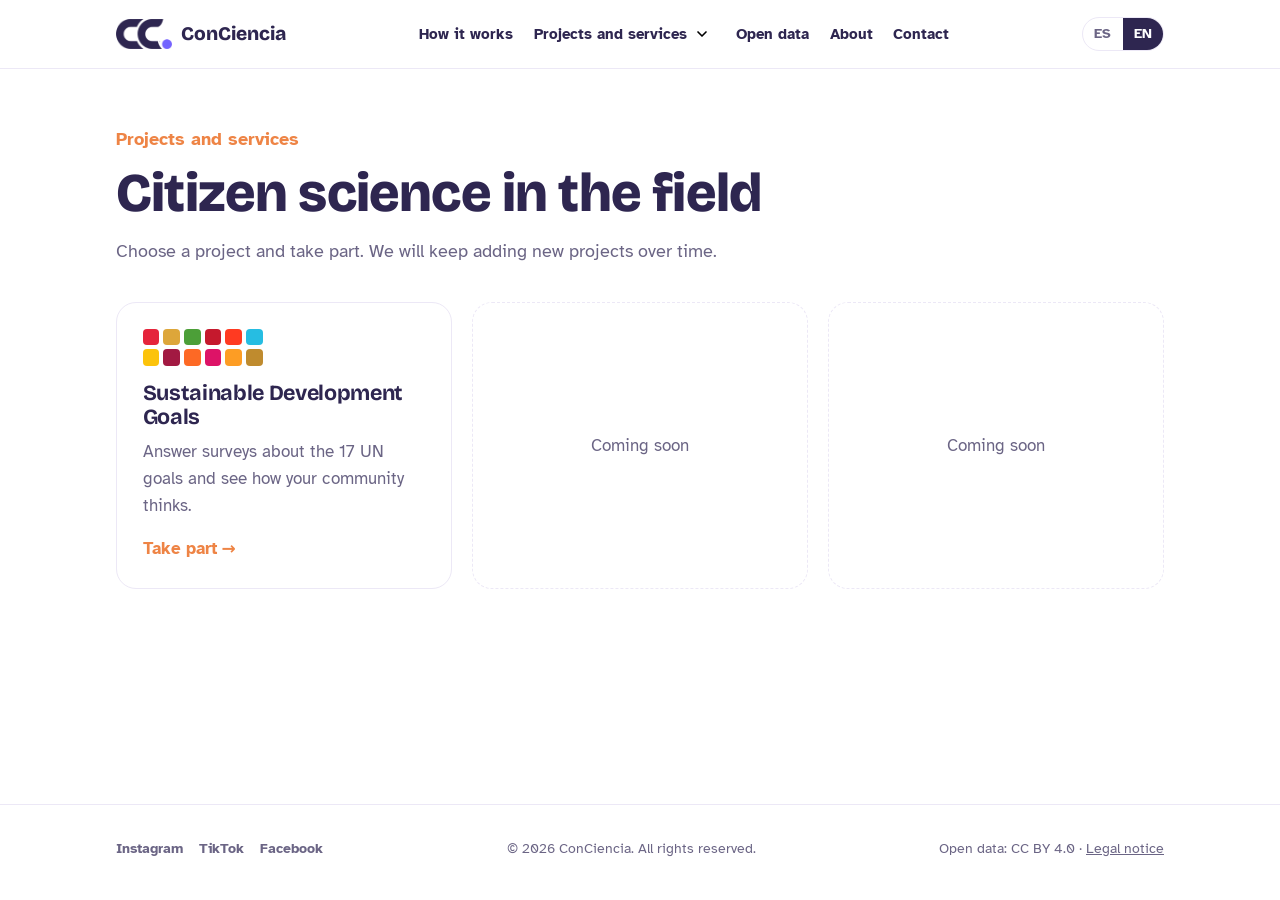
<file: ciencia-ciudadana.html>
<!DOCTYPE html>
<html lang="es" data-lang="es" data-titulo-es="Ciencia ciudadana en territorio | ConCiencia" data-titulo-en="Citizen science in the field | ConCiencia">
<head>
<meta charset="utf-8">
<meta name="viewport" content="width=device-width, initial-scale=1, viewport-fit=cover">
<title>Ciencia ciudadana en territorio | ConCiencia</title>
<meta name="description" content="ConCiencia: ciencia ciudadana. Participa, descubre qué preocupa a tu comunidad y ayuda a construir datos abiertos.">
<link rel="icon" href="img/favicon.png">
<link rel="manifest" href="manifest.webmanifest">
<meta name="theme-color" content="#FFFFFF">
<link rel="apple-touch-icon" href="img/icon-180.png">
<meta name="apple-mobile-web-app-title" content="ConCiencia">
<meta property="og:type" content="website">
<meta property="og:site_name" content="ConCiencia">
<meta property="og:title" content="Ciencia ciudadana en territorio | ConCiencia">
<meta property="og:description" content="Ciencia ciudadana: participa, descubre qué piensa tu comunidad y ayuda a construir datos abiertos.">
<meta property="og:image" content="https://cardinalcienciac-cyber.github.io/conciencia/img/compartir.jpg">
<meta property="og:image:width" content="1200">
<meta property="og:image:height" content="630">
<meta property="og:url" content="https://cardinalcienciac-cyber.github.io/conciencia/ciencia-ciudadana.html">
<meta property="og:locale" content="es_EC">
<meta name="twitter:card" content="summary_large_image">
<link rel="preconnect" href="https://fonts.googleapis.com">
<link rel="preconnect" href="https://fonts.gstatic.com" crossorigin>
<link href="https://fonts.googleapis.com/css2?family=Atkinson+Hyperlegible:wght@400;700&family=Bricolage+Grotesque:opsz,wght@12..96,700;12..96,800&display=swap" rel="stylesheet">
<link rel="stylesheet" href="assets/estilo.css">
</head>
<body>
<a class="skip" href="#contenido"><span lang="es">Ir al contenido</span><span lang="en">Skip to content</span></a>
<header id="cabecera"></header>
<main id="contenido">

<section class="page"><div class="wrap">
  <div class="page-head"><p class="kicker"><span lang="es">Proyectos y servicios</span><span lang="en">Projects and services</span></p><h1><span lang="es">Ciencia ciudadana en territorio</span><span lang="en">Citizen science in the field</span></h1><p><span lang="es">Elige un proyecto y participa. Iremos sumando nuevos proyectos con el tiempo.</span><span lang="en">Choose a project and take part. We will keep adding new projects over time.</span></p></div>
  <div class="grid3">
    <a class="card" href="ods.html"><div class="ods-mini" aria-hidden="true"><span style="background:#E5243B"></span><span style="background:#DDA63A"></span><span style="background:#4C9F38"></span><span style="background:#C5192D"></span><span style="background:#FF3A21"></span><span style="background:#26BDE2"></span><span style="background:#FCC30B"></span><span style="background:#A21942"></span><span style="background:#FD6925"></span><span style="background:#DD1367"></span><span style="background:#FD9D24"></span><span style="background:#BF8B2E"></span></div>
      <h2><span lang="es">Objetivos de Desarrollo Sostenible</span><span lang="en">Sustainable Development Goals</span></h2>
      <p><span lang="es">Responde encuestas sobre los 17 objetivos de la ONU y descubre cómo piensa tu comunidad.</span><span lang="en">Answer surveys about the 17 UN goals and see how your community thinks.</span></p>
      <span class="more"><span lang="es">Participar</span><span lang="en">Take part</span> →</span></a>
    <div class="card vacio"><span lang="es">Próximamente</span><span lang="en">Coming soon</span></div><div class="card vacio"><span lang="es">Próximamente</span><span lang="en">Coming soon</span></div>
  </div>
</div></section>
</main>
<div id="pie"></div>
<script src="assets/comun.js"></script>
</body>
</html>
</file>
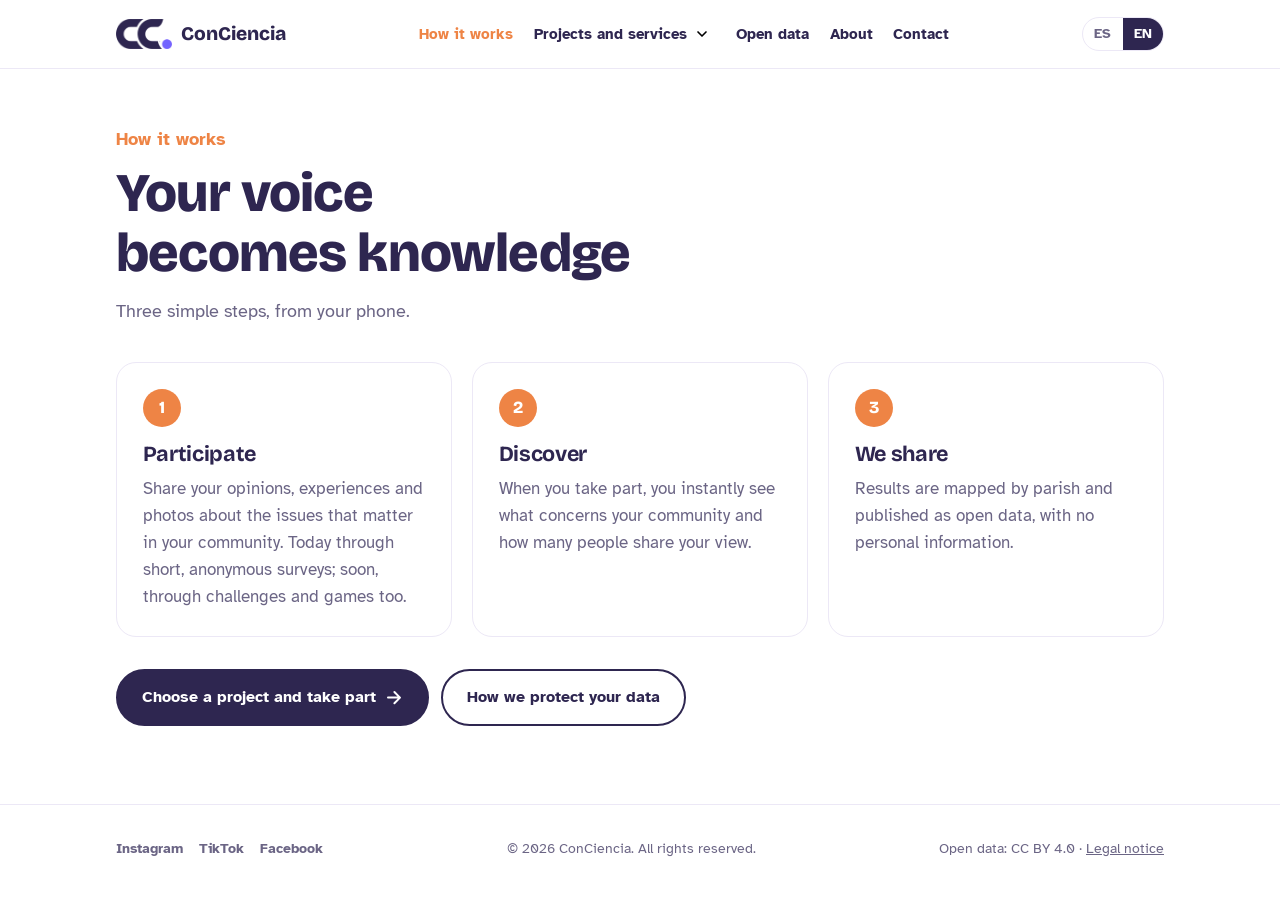
<file: como-funciona.html>
<!DOCTYPE html>
<html lang="es" data-lang="es" data-titulo-es="Cómo funciona | ConCiencia" data-titulo-en="How it works | ConCiencia">
<head>
<meta charset="utf-8">
<meta name="viewport" content="width=device-width, initial-scale=1, viewport-fit=cover">
<title>Cómo funciona | ConCiencia</title>
<meta name="description" content="ConCiencia: ciencia ciudadana. Participa, descubre qué preocupa a tu comunidad y ayuda a construir datos abiertos.">
<link rel="icon" href="img/favicon.png">
<link rel="manifest" href="manifest.webmanifest">
<meta name="theme-color" content="#FFFFFF">
<link rel="apple-touch-icon" href="img/icon-180.png">
<meta name="apple-mobile-web-app-title" content="ConCiencia">
<meta property="og:type" content="website">
<meta property="og:site_name" content="ConCiencia">
<meta property="og:title" content="Cómo funciona | ConCiencia">
<meta property="og:description" content="Ciencia ciudadana: participa, descubre qué piensa tu comunidad y ayuda a construir datos abiertos.">
<meta property="og:image" content="https://cardinalcienciac-cyber.github.io/conciencia/img/compartir.jpg">
<meta property="og:image:width" content="1200">
<meta property="og:image:height" content="630">
<meta property="og:url" content="https://cardinalcienciac-cyber.github.io/conciencia/como-funciona.html">
<meta property="og:locale" content="es_EC">
<meta name="twitter:card" content="summary_large_image">
<link rel="preconnect" href="https://fonts.googleapis.com">
<link rel="preconnect" href="https://fonts.gstatic.com" crossorigin>
<link href="https://fonts.googleapis.com/css2?family=Atkinson+Hyperlegible:wght@400;700&family=Bricolage+Grotesque:opsz,wght@12..96,700;12..96,800&display=swap" rel="stylesheet">
<link rel="stylesheet" href="assets/estilo.css">
</head>
<body>
<a class="skip" href="#contenido"><span lang="es">Ir al contenido</span><span lang="en">Skip to content</span></a>
<header id="cabecera"></header>
<main id="contenido">

<section class="page"><div class="wrap">
  <div class="page-head"><p class="kicker"><span lang="es">Cómo funciona</span><span lang="en">How it works</span></p><h1><span lang="es">Tu voz se convierte en conocimiento</span><span lang="en">Your voice becomes knowledge</span></h1><p><span lang="es">Tres pasos sencillos, desde tu celular.</span><span lang="en">Three simple steps, from your phone.</span></p></div>
  <div class="grid3 steps">
    <div class="card"><h2><span lang="es">Participa</span><span lang="en">Participate</span></h2>
      <p><span lang="es">Comparte tus opiniones, experiencias y fotos sobre los temas que importan en tu comunidad. Hoy, con encuestas cortas y anónimas; muy pronto, también con retos y juegos.</span><span lang="en">Share your opinions, experiences and photos about the issues that matter in your community. Today through short, anonymous surveys; soon, through challenges and games too.</span></p></div>
    <div class="card"><h2><span lang="es">Descubre</span><span lang="en">Discover</span></h2>
      <p><span lang="es">Al participar, ves al instante qué preocupa a tu comunidad y cuántas personas comparten tu mirada.</span><span lang="en">When you take part, you instantly see what concerns your community and how many people share your view.</span></p></div>
    <div class="card"><h2><span lang="es">Compartimos</span><span lang="en">We share</span></h2>
      <p><span lang="es">Los resultados se ubican en el mapa por parroquia y se publican como datos abiertos, sin datos personales.</span><span lang="en">Results are mapped by parish and published as open data, with no personal information.</span></p></div>
  </div>
  <div class="actions">
    <a class="btn" href="ciencia-ciudadana.html"><span lang="es">Elige un proyecto y participa</span><span lang="en">Choose a project and take part</span><svg viewBox="0 0 24 24" fill="none" stroke="currentColor" stroke-width="2.5" stroke-linecap="round" stroke-linejoin="round" aria-hidden="true"><path d="M5 12h14M13 5l7 7-7 7"/></svg></a>
    <a class="btn ghost" href="datos.html"><span lang="es">Cómo cuidamos tus datos</span><span lang="en">How we protect your data</span></a>
  </div>
</div></section>
</main>
<div id="pie"></div>
<script src="assets/comun.js"></script>
</body>
</html>
</file>
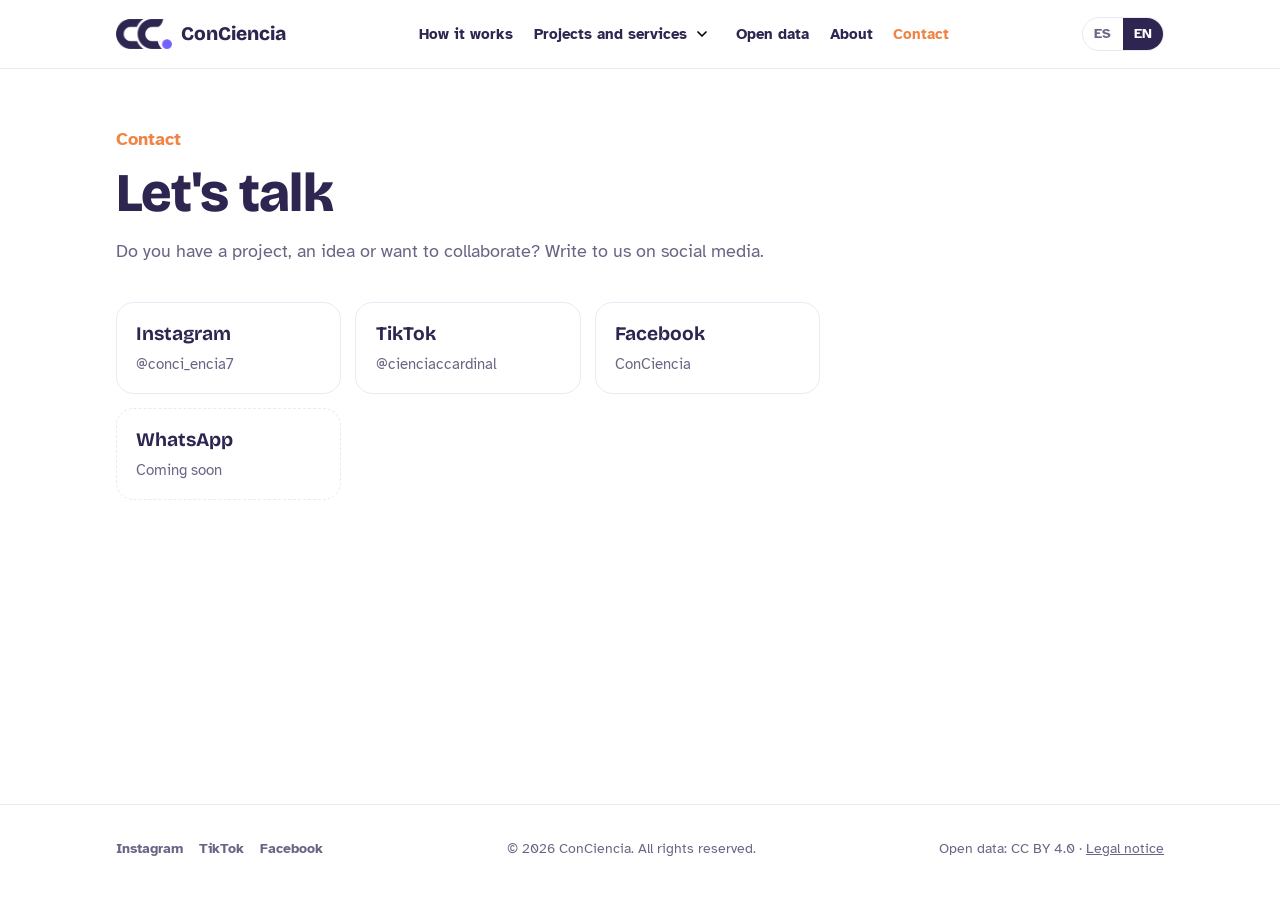
<file: contacto.html>
<!DOCTYPE html>
<html lang="es" data-lang="es" data-titulo-es="Contacto | ConCiencia" data-titulo-en="Contact | ConCiencia">
<head>
<meta charset="utf-8">
<meta name="viewport" content="width=device-width, initial-scale=1, viewport-fit=cover">
<title>Contacto | ConCiencia</title>
<meta name="description" content="ConCiencia: ciencia ciudadana. Participa, descubre qué preocupa a tu comunidad y ayuda a construir datos abiertos.">
<link rel="icon" href="img/favicon.png">
<link rel="manifest" href="manifest.webmanifest">
<meta name="theme-color" content="#FFFFFF">
<link rel="apple-touch-icon" href="img/icon-180.png">
<meta name="apple-mobile-web-app-title" content="ConCiencia">
<meta property="og:type" content="website">
<meta property="og:site_name" content="ConCiencia">
<meta property="og:title" content="Contacto | ConCiencia">
<meta property="og:description" content="Ciencia ciudadana: participa, descubre qué piensa tu comunidad y ayuda a construir datos abiertos.">
<meta property="og:image" content="https://cardinalcienciac-cyber.github.io/conciencia/img/compartir.jpg">
<meta property="og:image:width" content="1200">
<meta property="og:image:height" content="630">
<meta property="og:url" content="https://cardinalcienciac-cyber.github.io/conciencia/contacto.html">
<meta property="og:locale" content="es_EC">
<meta name="twitter:card" content="summary_large_image">
<link rel="preconnect" href="https://fonts.googleapis.com">
<link rel="preconnect" href="https://fonts.gstatic.com" crossorigin>
<link href="https://fonts.googleapis.com/css2?family=Atkinson+Hyperlegible:wght@400;700&family=Bricolage+Grotesque:opsz,wght@12..96,700;12..96,800&display=swap" rel="stylesheet">
<link rel="stylesheet" href="assets/estilo.css">
</head>
<body>
<a class="skip" href="#contenido"><span lang="es">Ir al contenido</span><span lang="en">Skip to content</span></a>
<header id="cabecera"></header>
<main id="contenido">

<section class="page"><div class="wrap">
  <div class="page-head"><p class="kicker"><span lang="es">Contacto</span><span lang="en">Contact</span></p><h1><span lang="es">Hablemos</span><span lang="en">Let's talk</span></h1><p><span lang="es">¿Tienes un proyecto, una idea o quieres colaborar? Escríbenos por nuestras redes sociales.</span><span lang="en">Do you have a project, an idea or want to collaborate? Write to us on social media.</span></p></div>
  <div class="redes"><a class="red" href="https://www.instagram.com/conci_encia7/" target="_blank" rel="noopener"><strong>Instagram</strong><span>@conci_encia7</span></a><a class="red" href="https://www.tiktok.com/@cienciaccardinal" target="_blank" rel="noopener"><strong>TikTok</strong><span>@cienciaccardinal</span></a><a class="red" href="https://www.facebook.com/profile.php?id=61595861712975" target="_blank" rel="noopener"><strong>Facebook</strong><span>ConCiencia</span></a><span class="red pronto"><strong>WhatsApp</strong><span><span lang="es">Próximamente</span><span lang="en">Coming soon</span></span></span></div>
</div></section>
</main>
<div id="pie"></div>
<script src="assets/comun.js"></script>
</body>
</html>
</file>
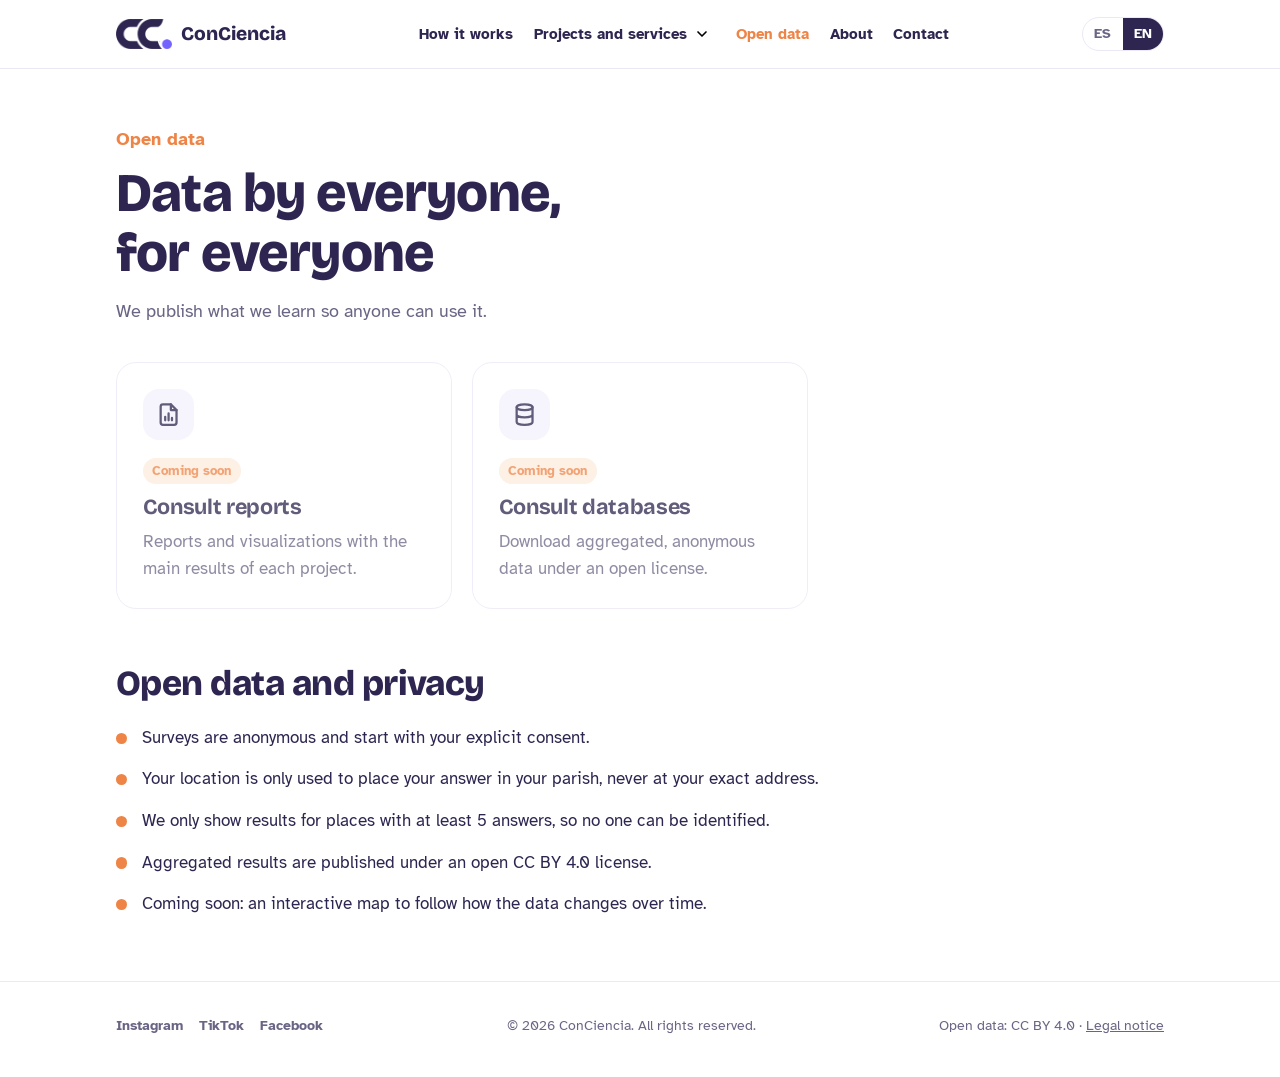
<file: datos.html>
<!DOCTYPE html>
<html lang="es" data-lang="es" data-titulo-es="Datos abiertos | ConCiencia" data-titulo-en="Open data | ConCiencia">
<head>
<meta charset="utf-8">
<meta name="viewport" content="width=device-width, initial-scale=1, viewport-fit=cover">
<title>Datos abiertos | ConCiencia</title>
<meta name="description" content="ConCiencia: ciencia ciudadana. Participa, descubre qué preocupa a tu comunidad y ayuda a construir datos abiertos.">
<link rel="icon" href="img/favicon.png">
<link rel="manifest" href="manifest.webmanifest">
<meta name="theme-color" content="#FFFFFF">
<link rel="apple-touch-icon" href="img/icon-180.png">
<meta name="apple-mobile-web-app-title" content="ConCiencia">
<meta property="og:type" content="website">
<meta property="og:site_name" content="ConCiencia">
<meta property="og:title" content="Datos abiertos | ConCiencia">
<meta property="og:description" content="Ciencia ciudadana: participa, descubre qué piensa tu comunidad y ayuda a construir datos abiertos.">
<meta property="og:image" content="https://cardinalcienciac-cyber.github.io/conciencia/img/compartir.jpg">
<meta property="og:image:width" content="1200">
<meta property="og:image:height" content="630">
<meta property="og:url" content="https://cardinalcienciac-cyber.github.io/conciencia/datos.html">
<meta property="og:locale" content="es_EC">
<meta name="twitter:card" content="summary_large_image">
<link rel="preconnect" href="https://fonts.googleapis.com">
<link rel="preconnect" href="https://fonts.gstatic.com" crossorigin>
<link href="https://fonts.googleapis.com/css2?family=Atkinson+Hyperlegible:wght@400;700&family=Bricolage+Grotesque:opsz,wght@12..96,700;12..96,800&display=swap" rel="stylesheet">
<link rel="stylesheet" href="assets/estilo.css">
</head>
<body>
<a class="skip" href="#contenido"><span lang="es">Ir al contenido</span><span lang="en">Skip to content</span></a>
<header id="cabecera"></header>
<main id="contenido">

<section class="page"><div class="wrap">
  <div class="page-head"><p class="kicker"><span lang="es">Datos abiertos</span><span lang="en">Open data</span></p><h1><span lang="es">Datos de todos, para todos</span><span lang="en">Data by everyone, for everyone</span></h1><p><span lang="es">Publicamos lo que aprendemos para que cualquier persona pueda usarlo.</span><span lang="en">We publish what we learn so anyone can use it.</span></p></div>
  <div class="grid3">
    <div class="card soon"><div class="card-icon"><svg viewBox="0 0 24 24" fill="none" stroke="currentColor" stroke-width="2" stroke-linecap="round" stroke-linejoin="round" aria-hidden="true"><path d="M14 3H7a2 2 0 0 0-2 2v14a2 2 0 0 0 2 2h10a2 2 0 0 0 2-2V8z"/><path d="M14 3v5h5M9 17v-3M12 17v-6M15 17v-2"/></svg></div><span class="tag"><span lang="es">Próximamente</span><span lang="en">Coming soon</span></span>
      <h2><span lang="es">Consultar reportes</span><span lang="en">Consult reports</span></h2>
      <p><span lang="es">Informes y visualizaciones con los principales resultados de cada proyecto.</span><span lang="en">Reports and visualizations with the main results of each project.</span></p></div>
    <div class="card soon"><div class="card-icon"><svg viewBox="0 0 24 24" fill="none" stroke="currentColor" stroke-width="2" stroke-linecap="round" stroke-linejoin="round" aria-hidden="true"><ellipse cx="12" cy="5.5" rx="7" ry="2.5"/><path d="M5 5.5v13c0 1.4 3.1 2.5 7 2.5s7-1.1 7-2.5v-13M5 12c0 1.4 3.1 2.5 7 2.5s7-1.1 7-2.5"/></svg></div><span class="tag"><span lang="es">Próximamente</span><span lang="en">Coming soon</span></span>
      <h2><span lang="es">Consultar bases de datos</span><span lang="en">Consult databases</span></h2>
      <p><span lang="es">Descarga de datos agregados y anónimos, con licencia abierta.</span><span lang="en">Download aggregated, anonymous data under an open license.</span></p></div>
  </div>
  <h2 class="subhead"><span lang="es">Datos abiertos y privacidad</span><span lang="en">Open data and privacy</span></h2>
  <ul class="facts">
    <li><span lang="es">Las encuestas son anónimas y empiezan con tu consentimiento explícito.</span><span lang="en">Surveys are anonymous and start with your explicit consent.</span></li>
    <li><span lang="es">Tu ubicación solo sirve para situar tu respuesta en tu parroquia, nunca en tu dirección exacta.</span><span lang="en">Your location is only used to place your answer in your parish, never at your exact address.</span></li>
    <li><span lang="es">Solo mostramos resultados de lugares con al menos 5 respuestas, para que nadie pueda ser identificado.</span><span lang="en">We only show results for places with at least 5 answers, so no one can be identified.</span></li>
    <li><span lang="es">Los resultados agregados se publican con licencia abierta CC BY 4.0.</span><span lang="en">Aggregated results are published under an open CC BY 4.0 license.</span></li>
    <li><span lang="es">Próximamente: un mapa interactivo para seguir la evolución de los datos en el tiempo.</span><span lang="en">Coming soon: an interactive map to follow how the data changes over time.</span></li>
  </ul>
</div></section>
</main>
<div id="pie"></div>
<script src="assets/comun.js"></script>
</body>
</html>
</file>
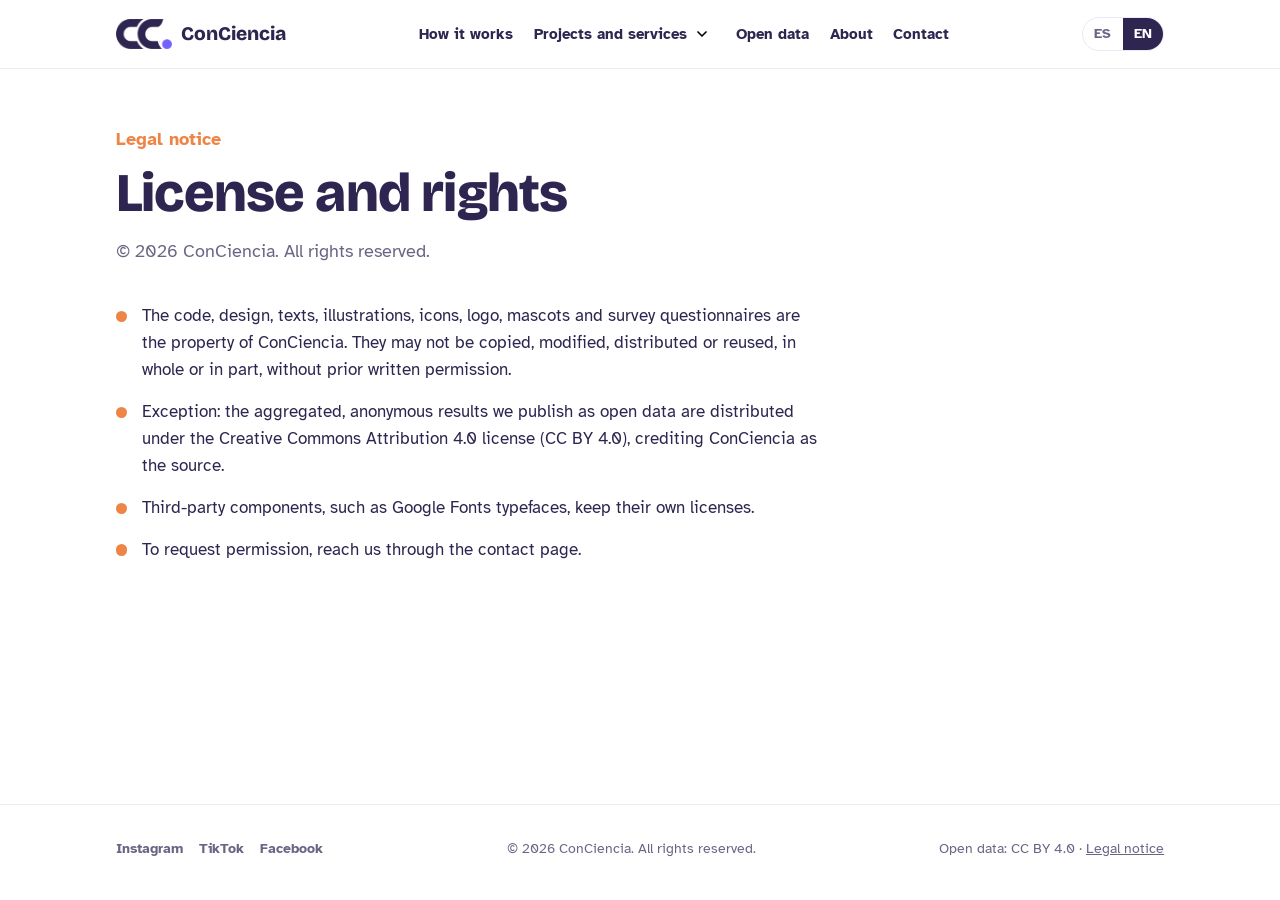
<file: licencia.html>
<!DOCTYPE html>
<html lang="es" data-lang="es" data-titulo-es="Aviso legal | ConCiencia" data-titulo-en="Legal notice | ConCiencia">
<head>
<meta charset="utf-8">
<meta name="viewport" content="width=device-width, initial-scale=1, viewport-fit=cover">
<title>Aviso legal | ConCiencia</title>
<meta name="description" content="ConCiencia: ciencia ciudadana. Participa, descubre qué preocupa a tu comunidad y ayuda a construir datos abiertos.">
<link rel="icon" href="img/favicon.png">
<link rel="manifest" href="manifest.webmanifest">
<meta name="theme-color" content="#FFFFFF">
<link rel="apple-touch-icon" href="img/icon-180.png">
<meta name="apple-mobile-web-app-title" content="ConCiencia">
<meta property="og:type" content="website">
<meta property="og:site_name" content="ConCiencia">
<meta property="og:title" content="Aviso legal | ConCiencia">
<meta property="og:description" content="Ciencia ciudadana: participa, descubre qué piensa tu comunidad y ayuda a construir datos abiertos.">
<meta property="og:image" content="https://cardinalcienciac-cyber.github.io/conciencia/img/compartir.jpg">
<meta property="og:image:width" content="1200">
<meta property="og:image:height" content="630">
<meta property="og:url" content="https://cardinalcienciac-cyber.github.io/conciencia/licencia.html">
<meta property="og:locale" content="es_EC">
<meta name="twitter:card" content="summary_large_image">
<link rel="preconnect" href="https://fonts.googleapis.com">
<link rel="preconnect" href="https://fonts.gstatic.com" crossorigin>
<link href="https://fonts.googleapis.com/css2?family=Atkinson+Hyperlegible:wght@400;700&family=Bricolage+Grotesque:opsz,wght@12..96,700;12..96,800&display=swap" rel="stylesheet">
<link rel="stylesheet" href="assets/estilo.css">
</head>
<body>
<a class="skip" href="#contenido"><span lang="es">Ir al contenido</span><span lang="en">Skip to content</span></a>
<header id="cabecera"></header>
<main id="contenido">

<section class="page"><div class="wrap">
  <div class="page-head"><p class="kicker"><span lang="es">Aviso legal</span><span lang="en">Legal notice</span></p><h1><span lang="es">Licencia y derechos</span><span lang="en">License and rights</span></h1><p><span lang="es">© 2026 ConCiencia. Todos los derechos reservados.</span><span lang="en">© 2026 ConCiencia. All rights reserved.</span></p></div>
  <ul class="facts">
    <li><span lang="es">El código, el diseño, los textos, las ilustraciones, los íconos, el logotipo, las mascotas y los cuestionarios de las encuestas son propiedad de ConCiencia. No se permite copiarlos, modificarlos, distribuirlos ni reutilizarlos, total o parcialmente, sin autorización previa y por escrito.</span><span lang="en">The code, design, texts, illustrations, icons, logo, mascots and survey questionnaires are the property of ConCiencia. They may not be copied, modified, distributed or reused, in whole or in part, without prior written permission.</span></li>
    <li><span lang="es">Excepción: los resultados agregados y anónimos que publicamos como datos abiertos se distribuyen con licencia Creative Commons Atribución 4.0 (CC BY 4.0), citando a ConCiencia como fuente.</span><span lang="en">Exception: the aggregated, anonymous results we publish as open data are distributed under the Creative Commons Attribution 4.0 license (CC BY 4.0), crediting ConCiencia as the source.</span></li>
    <li><span lang="es">Los componentes de terceros, como las tipografías de Google Fonts, conservan sus propias licencias.</span><span lang="en">Third-party components, such as Google Fonts typefaces, keep their own licenses.</span></li>
    <li><span lang="es">Para solicitar permisos, escríbenos desde la página de contacto.</span><span lang="en">To request permission, reach us through the contact page.</span></li>
  </ul>
</div></section>
</main>
<div id="pie"></div>
<script src="assets/comun.js"></script>
</body>
</html>
</file>
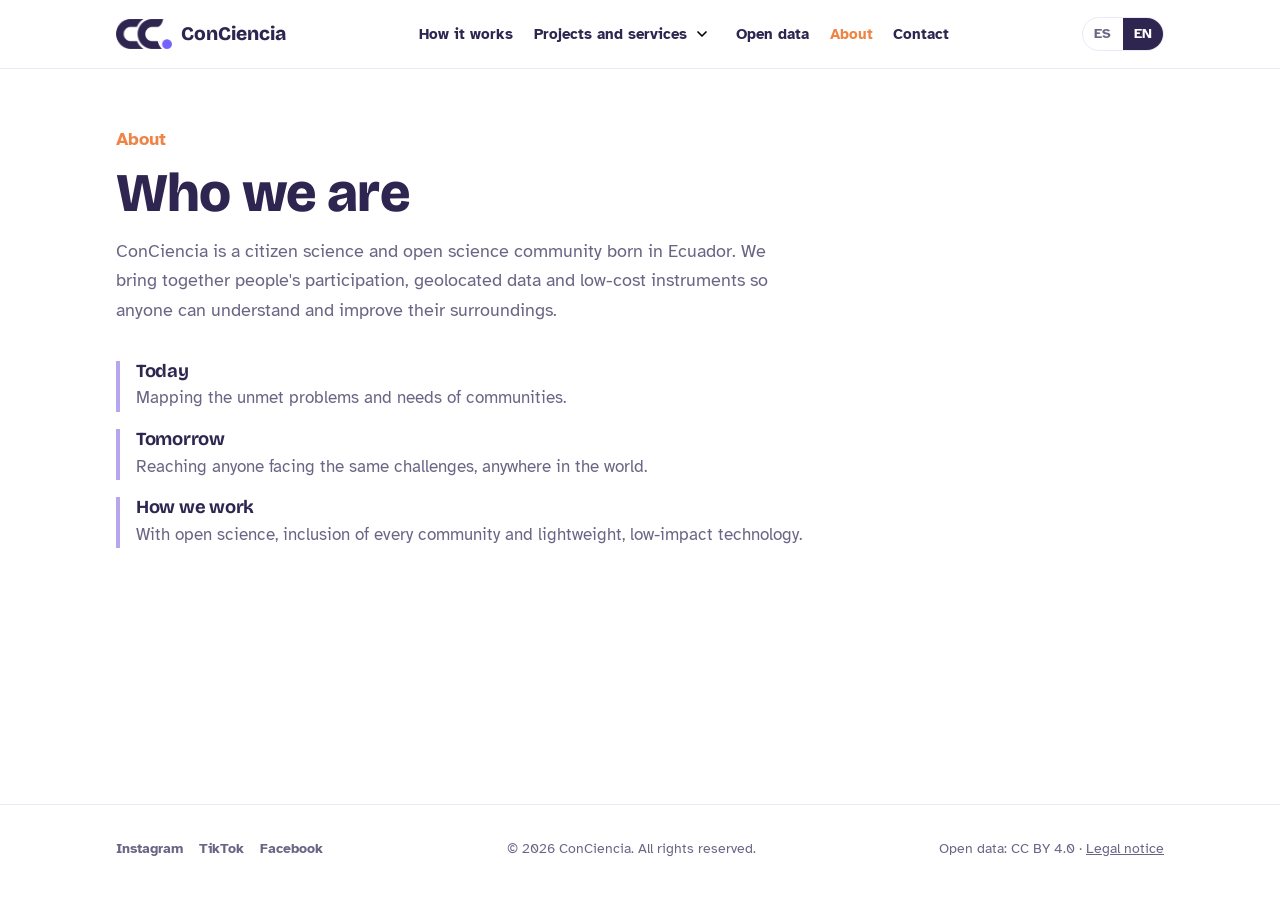
<file: nosotros.html>
<!DOCTYPE html>
<html lang="es" data-lang="es" data-titulo-es="Nosotros | ConCiencia" data-titulo-en="About | ConCiencia">
<head>
<meta charset="utf-8">
<meta name="viewport" content="width=device-width, initial-scale=1, viewport-fit=cover">
<title>Nosotros | ConCiencia</title>
<meta name="description" content="ConCiencia: ciencia ciudadana. Participa, descubre qué preocupa a tu comunidad y ayuda a construir datos abiertos.">
<link rel="icon" href="img/favicon.png">
<link rel="manifest" href="manifest.webmanifest">
<meta name="theme-color" content="#FFFFFF">
<link rel="apple-touch-icon" href="img/icon-180.png">
<meta name="apple-mobile-web-app-title" content="ConCiencia">
<meta property="og:type" content="website">
<meta property="og:site_name" content="ConCiencia">
<meta property="og:title" content="Nosotros | ConCiencia">
<meta property="og:description" content="Ciencia ciudadana: participa, descubre qué piensa tu comunidad y ayuda a construir datos abiertos.">
<meta property="og:image" content="https://cardinalcienciac-cyber.github.io/conciencia/img/compartir.jpg">
<meta property="og:image:width" content="1200">
<meta property="og:image:height" content="630">
<meta property="og:url" content="https://cardinalcienciac-cyber.github.io/conciencia/nosotros.html">
<meta property="og:locale" content="es_EC">
<meta name="twitter:card" content="summary_large_image">
<link rel="preconnect" href="https://fonts.googleapis.com">
<link rel="preconnect" href="https://fonts.gstatic.com" crossorigin>
<link href="https://fonts.googleapis.com/css2?family=Atkinson+Hyperlegible:wght@400;700&family=Bricolage+Grotesque:opsz,wght@12..96,700;12..96,800&display=swap" rel="stylesheet">
<link rel="stylesheet" href="assets/estilo.css">
</head>
<body>
<a class="skip" href="#contenido"><span lang="es">Ir al contenido</span><span lang="en">Skip to content</span></a>
<header id="cabecera"></header>
<main id="contenido">

<section class="page"><div class="wrap">
  <div>
    <div class="page-head"><p class="kicker"><span lang="es">Nosotros</span><span lang="en">About</span></p><h1><span lang="es">Quiénes somos</span><span lang="en">Who we are</span></h1><p><span lang="es">ConCiencia es una comunidad de ciencia ciudadana y ciencia abierta nacida en Ecuador. Unimos la participación de las personas, los datos geolocalizados y los instrumentos de bajo costo para que cualquiera pueda entender y mejorar su entorno.</span><span lang="en">ConCiencia is a citizen science and open science community born in Ecuador. We bring together people's participation, geolocated data and low-cost instruments so anyone can understand and improve their surroundings.</span></p></div>
    <div class="mission">
      <div><h2><span lang="es">Hoy</span><span lang="en">Today</span></h2><p><span lang="es">Mapear los problemas y las necesidades no satisfechas de las comunidades.</span><span lang="en">Mapping the unmet problems and needs of communities.</span></p></div>
      <div><h2><span lang="es">Mañana</span><span lang="en">Tomorrow</span></h2><p><span lang="es">Llegar a cualquier persona que enfrente los mismos desafíos, en cualquier lugar del mundo.</span><span lang="en">Reaching anyone facing the same challenges, anywhere in the world.</span></p></div>
      <div><h2><span lang="es">Cómo lo hacemos</span><span lang="en">How we work</span></h2><p><span lang="es">Con ciencia abierta, inclusión de todas las comunidades y tecnología ligera, de bajo impacto ambiental.</span><span lang="en">With open science, inclusion of every community and lightweight, low-impact technology.</span></p></div>
    </div>
  </div>
</div></section>
</main>
<div id="pie"></div>
<script src="assets/comun.js"></script>
</body>
</html>
</file>
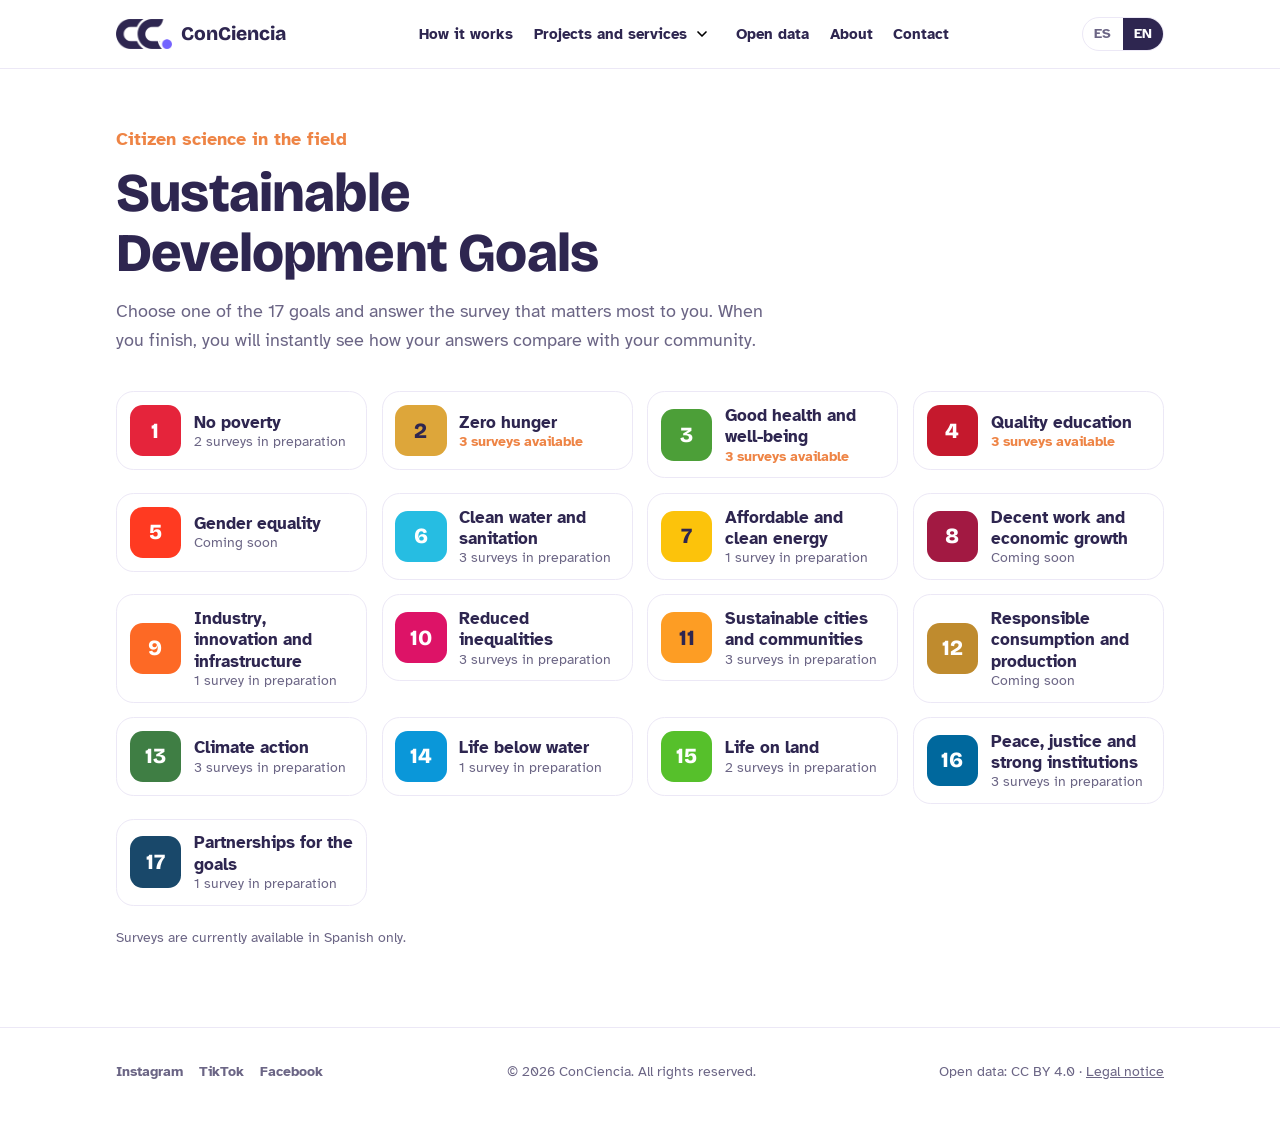
<file: ods.html>
<!DOCTYPE html>
<html lang="es" data-lang="es" data-titulo-es="Objetivos de Desarrollo Sostenible | ConCiencia" data-titulo-en="Sustainable Development Goals | ConCiencia">
<head>
<meta charset="utf-8">
<meta name="viewport" content="width=device-width, initial-scale=1, viewport-fit=cover">
<title>Objetivos de Desarrollo Sostenible | ConCiencia</title>
<meta name="description" content="ConCiencia: ciencia ciudadana. Participa, descubre qué preocupa a tu comunidad y ayuda a construir datos abiertos.">
<link rel="icon" href="img/favicon.png">
<link rel="manifest" href="manifest.webmanifest">
<meta name="theme-color" content="#FFFFFF">
<link rel="apple-touch-icon" href="img/icon-180.png">
<meta name="apple-mobile-web-app-title" content="ConCiencia">
<meta property="og:type" content="website">
<meta property="og:site_name" content="ConCiencia">
<meta property="og:title" content="Objetivos de Desarrollo Sostenible | ConCiencia">
<meta property="og:description" content="Ciencia ciudadana: participa, descubre qué piensa tu comunidad y ayuda a construir datos abiertos.">
<meta property="og:image" content="https://cardinalcienciac-cyber.github.io/conciencia/img/compartir.jpg">
<meta property="og:image:width" content="1200">
<meta property="og:image:height" content="630">
<meta property="og:url" content="https://cardinalcienciac-cyber.github.io/conciencia/ods.html">
<meta property="og:locale" content="es_EC">
<meta name="twitter:card" content="summary_large_image">
<link rel="preconnect" href="https://fonts.googleapis.com">
<link rel="preconnect" href="https://fonts.gstatic.com" crossorigin>
<link href="https://fonts.googleapis.com/css2?family=Atkinson+Hyperlegible:wght@400;700&family=Bricolage+Grotesque:opsz,wght@12..96,700;12..96,800&display=swap" rel="stylesheet">
<link rel="stylesheet" href="assets/estilo.css">
</head>
<body>
<a class="skip" href="#contenido"><span lang="es">Ir al contenido</span><span lang="en">Skip to content</span></a>
<header id="cabecera"></header>
<main id="contenido">

<section class="page"><div class="wrap">
  <div class="page-head"><p class="kicker"><span lang="es">Ciencia ciudadana en territorio</span><span lang="en">Citizen science in the field</span></p><h1><span lang="es">Objetivos de Desarrollo Sostenible</span><span lang="en">Sustainable Development Goals</span></h1><p><span lang="es">Elige uno de los 17 objetivos y responde la encuesta que te parezca más importante. Al terminar verás al instante cómo se comparan tus respuestas con las de tu comunidad.</span><span lang="en">Choose one of the 17 goals and answer the survey that matters most to you. When you finish, you will instantly see how your answers compare with your community.</span></p></div>
  <div class="ods-grid" id="ods-grid"></div>
  <p class="note"><span lang="es">Las encuestas están en español.</span><span lang="en">Surveys are currently available in Spanish only.</span></p>
</div></section>
</main>
<div id="pie"></div>
<script src="assets/comun.js"></script>
<script>
const ODS = [{"n": 1, "color": "#E5243B", "dark": false, "es": "Fin de la pobreza", "en": "No poverty", "encuestas": [{"es": "Oportunidades económicas para comunidades marginadas", "en": "Economic opportunities for marginalized communities", "code": null}, {"es": "Políticas para reducir la brecha de ingresos", "en": "Policies to reduce the income gap", "code": null}]}, {"n": 2, "color": "#DDA63A", "dark": true, "es": "Hambre cero", "en": "Zero hunger", "encuestas": [{"es": "Acceso equitativo a recursos y tecnologías agrícolas", "en": "Equitable access to agricultural resources and technologies", "code": "RT"}, {"es": "Diversificación de cultivos para la seguridad alimentaria", "en": "Crop diversification for food security", "code": "DC"}, {"es": "Prácticas agrícolas sostenibles y conservación del suelo", "en": "Sustainable farming and soil conservation", "code": "PS"}]}, {"n": 3, "color": "#4C9F38", "dark": false, "es": "Salud y bienestar", "en": "Good health and well-being", "encuestas": [{"es": "Acceso a atención médica en áreas rurales", "en": "Access to healthcare in rural areas", "code": "AM"}, {"es": "Educación en salud y conciencia comunitaria", "en": "Health education and community awareness", "code": "ES"}, {"es": "Prevención y control de enfermedades", "en": "Disease prevention and control", "code": "PC"}]}, {"n": 4, "color": "#C5192D", "dark": false, "es": "Educación de calidad", "en": "Quality education", "encuestas": [{"es": "Calidad de la educación", "en": "Quality of education", "code": "CE"}, {"es": "Acceso equitativo a educación", "en": "Equitable access to education", "code": "AE"}, {"es": "Oportunidades de aprendizaje", "en": "Learning opportunities", "code": "OA"}]}, {"n": 5, "color": "#FF3A21", "dark": false, "es": "Igualdad de género", "en": "Gender equality", "encuestas": []}, {"n": 6, "color": "#26BDE2", "dark": false, "es": "Agua limpia y saneamiento", "en": "Clean water and sanitation", "encuestas": [{"es": "Adaptación al cambio climático y disponibilidad de agua", "en": "Climate adaptation and water availability", "code": null}, {"es": "Infraestructuras para el acceso al agua potable", "en": "Infrastructure for drinking water access", "code": null}, {"es": "Monitoreo y reducción de la contaminación del agua", "en": "Monitoring and reducing water pollution", "code": null}]}, {"n": 7, "color": "#FCC30B", "dark": true, "es": "Energía asequible y no contaminante", "en": "Affordable and clean energy", "encuestas": [{"es": "Reducción de emisiones de gases de efecto invernadero", "en": "Reducing greenhouse gas emissions", "code": null}]}, {"n": 8, "color": "#A21942", "dark": false, "es": "Trabajo decente y crecimiento económico", "en": "Decent work and economic growth", "encuestas": []}, {"n": 9, "color": "#FD6925", "dark": false, "es": "Industria, innovación e infraestructura", "en": "Industry, innovation and infrastructure", "encuestas": [{"es": "Planificación y prácticas de construcción resilientes", "en": "Resilient planning and building practices", "code": null}]}, {"n": 10, "color": "#DD1367", "dark": false, "es": "Reducción de las desigualdades", "en": "Reduced inequalities", "encuestas": [{"es": "Inclusión de comunidades indígenas en la toma de decisiones", "en": "Inclusion of Indigenous communities in decision-making", "code": null}, {"es": "Reconocimiento y respeto de la diversidad cultural", "en": "Recognition and respect for cultural diversity", "code": null}, {"es": "Preservación y promoción de lenguas indígenas", "en": "Preserving and promoting Indigenous languages", "code": null}]}, {"n": 11, "color": "#FD9D24", "dark": true, "es": "Ciudades y comunidades sostenibles", "en": "Sustainable cities and communities", "encuestas": [{"es": "Áreas verdes accesibles para comunidades urbanas", "en": "Accessible green areas for urban communities", "code": null}, {"es": "Planificación urbana para promover espacios verdes", "en": "Urban planning for green spaces", "code": null}, {"es": "Educación y simulacros ante desastres", "en": "Disaster preparedness education and drills", "code": null}]}, {"n": 12, "color": "#BF8B2E", "dark": false, "es": "Producción y consumo responsables", "en": "Responsible consumption and production", "encuestas": []}, {"n": 13, "color": "#3F7E44", "dark": false, "es": "Acción por el clima", "en": "Climate action", "encuestas": [{"es": "Adaptación a eventos climáticos extremos", "en": "Adapting to extreme weather events", "code": null}, {"es": "Pérdida de glaciares y recursos hídricos", "en": "Glacier loss and water resources", "code": null}, {"es": "Sistemas de alerta temprana y respuesta", "en": "Early warning and response systems", "code": null}]}, {"n": 14, "color": "#0A97D9", "dark": false, "es": "Vida submarina", "en": "Life below water", "encuestas": [{"es": "Protección de hábitats críticos", "en": "Protecting critical habitats", "code": null}]}, {"n": 15, "color": "#56C02B", "dark": false, "es": "Vida de ecosistemas terrestres", "en": "Life on land", "encuestas": [{"es": "Gestión sostenible de especies en peligro", "en": "Sustainable management of endangered species", "code": null}, {"es": "Participación comunitaria en la conservación", "en": "Community participation in conservation", "code": null}]}, {"n": 16, "color": "#00689D", "dark": false, "es": "Paz, justicia e instituciones sólidas", "en": "Peace, justice and strong institutions", "encuestas": [{"es": "Causas subyacentes del crimen", "en": "Root causes of crime", "code": null}, {"es": "Aplicación de la ley y prevención del crimen", "en": "Law enforcement and crime prevention", "code": null}, {"es": "Participación comunitaria en seguridad", "en": "Community participation in safety", "code": null}]}, {"n": 17, "color": "#19486A", "dark": false, "es": "Alianzas para lograr los objetivos", "en": "Partnerships for the goals", "encuestas": [{"es": "Monitoreo y reducción de la contaminación del aire", "en": "Monitoring and reducing air pollution", "code": null}]}];
const grid = document.getElementById("ods-grid");
ODS.forEach(o => {
  const abiertas = o.encuestas.filter(e => e.code).length, total = o.encuestas.length;
  const count = !total ? L("Próximamente", "Coming soon")
    : abiertas ? L(`${abiertas} encuesta${abiertas > 1 ? "s" : ""} disponible${abiertas > 1 ? "s" : ""}`, `${abiertas} survey${abiertas > 1 ? "s" : ""} available`)
    : L(`${total} encuesta${total > 1 ? "s" : ""} en preparación`, `${total} survey${total > 1 ? "s" : ""} in preparation`);
  const items = o.encuestas.map(e => `<li>${L(e.es, e.en)}${e.code ? `<a href="encuestas/?e=${e.code}">${L("Responder", "Answer")}</a>` : `<em>${L("Pronto", "Soon")}</em>`}</li>`).join("");
  const d = document.createElement("details");
  d.className = "ods";
  d.innerHTML = `<summary><span class="num${o.dark ? " dark" : ""}" style="background:${o.color}">${o.n}</span>
    <span class="name">${L(o.es, o.en)}<span class="count${abiertas ? " on" : ""}">${count}</span></span></summary>
    <ul>${total ? items : `<li>${L("Estamos preparando encuestas para este objetivo.", "We are preparing surveys for this goal.")}</li>`}</ul>`;
  grid.appendChild(d);
});
</script>
</body>
</html>
</file>
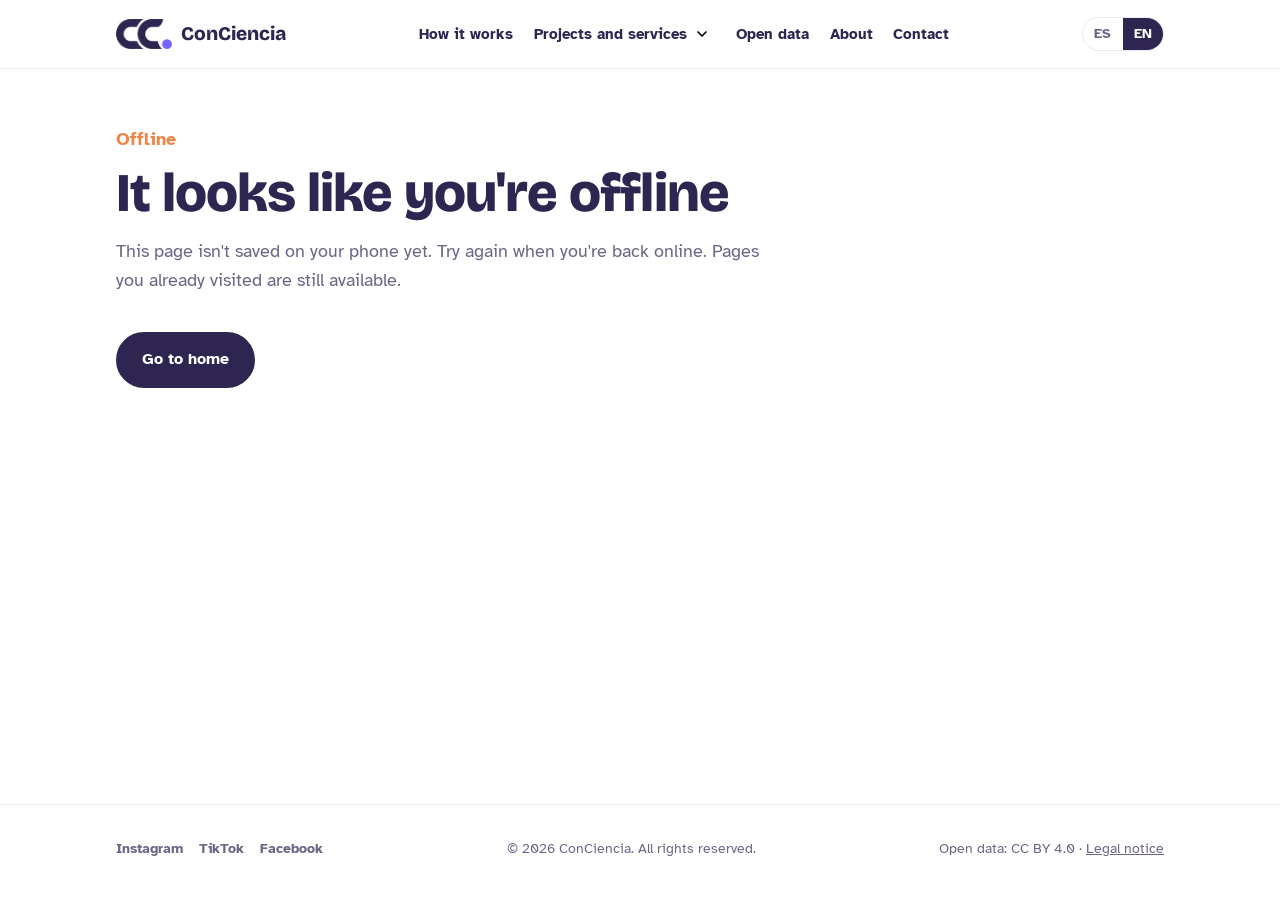
<file: offline.html>
<!DOCTYPE html>
<html lang="es" data-lang="es" data-titulo-es="Sin conexión | ConCiencia" data-titulo-en="Offline | ConCiencia">
<head>
<meta charset="utf-8">
<meta name="viewport" content="width=device-width, initial-scale=1, viewport-fit=cover">
<title>Sin conexión | ConCiencia</title>
<meta name="description" content="ConCiencia: ciencia ciudadana. Participa, descubre qué preocupa a tu comunidad y ayuda a construir datos abiertos.">
<link rel="icon" href="img/favicon.png">
<link rel="manifest" href="manifest.webmanifest">
<meta name="theme-color" content="#FFFFFF">
<link rel="apple-touch-icon" href="img/icon-180.png">
<meta name="apple-mobile-web-app-title" content="ConCiencia">
<meta property="og:type" content="website">
<meta property="og:site_name" content="ConCiencia">
<meta property="og:title" content="Sin conexión | ConCiencia">
<meta property="og:description" content="Ciencia ciudadana: participa, descubre qué piensa tu comunidad y ayuda a construir datos abiertos.">
<meta property="og:image" content="https://cardinalcienciac-cyber.github.io/conciencia/img/compartir.jpg">
<meta property="og:image:width" content="1200">
<meta property="og:image:height" content="630">
<meta property="og:url" content="https://cardinalcienciac-cyber.github.io/conciencia/offline.html">
<meta property="og:locale" content="es_EC">
<meta name="twitter:card" content="summary_large_image">
<link rel="preconnect" href="https://fonts.googleapis.com">
<link rel="preconnect" href="https://fonts.gstatic.com" crossorigin>
<link href="https://fonts.googleapis.com/css2?family=Atkinson+Hyperlegible:wght@400;700&family=Bricolage+Grotesque:opsz,wght@12..96,700;12..96,800&display=swap" rel="stylesheet">
<link rel="stylesheet" href="assets/estilo.css">
</head>
<body>
<a class="skip" href="#contenido"><span lang="es">Ir al contenido</span><span lang="en">Skip to content</span></a>
<header id="cabecera"></header>
<main id="contenido">

<section class="page"><div class="wrap">
  <div class="page-head"><p class="kicker"><span lang="es">Sin conexión</span><span lang="en">Offline</span></p><h1><span lang="es">Parece que no hay internet</span><span lang="en">It looks like you're offline</span></h1><p><span lang="es">Esta página aún no está guardada en tu teléfono. Vuelve a intentarlo cuando tengas conexión. Las páginas que ya visitaste siguen disponibles.</span><span lang="en">This page isn't saved on your phone yet. Try again when you're back online. Pages you already visited are still available.</span></p></div>
  <div class="actions"><a class="btn" href="index.html"><span lang="es">Ir al inicio</span><span lang="en">Go to home</span></a></div>
</div></section>
</main>
<div id="pie"></div>
<script src="assets/comun.js"></script>
</body>
</html>
</file>
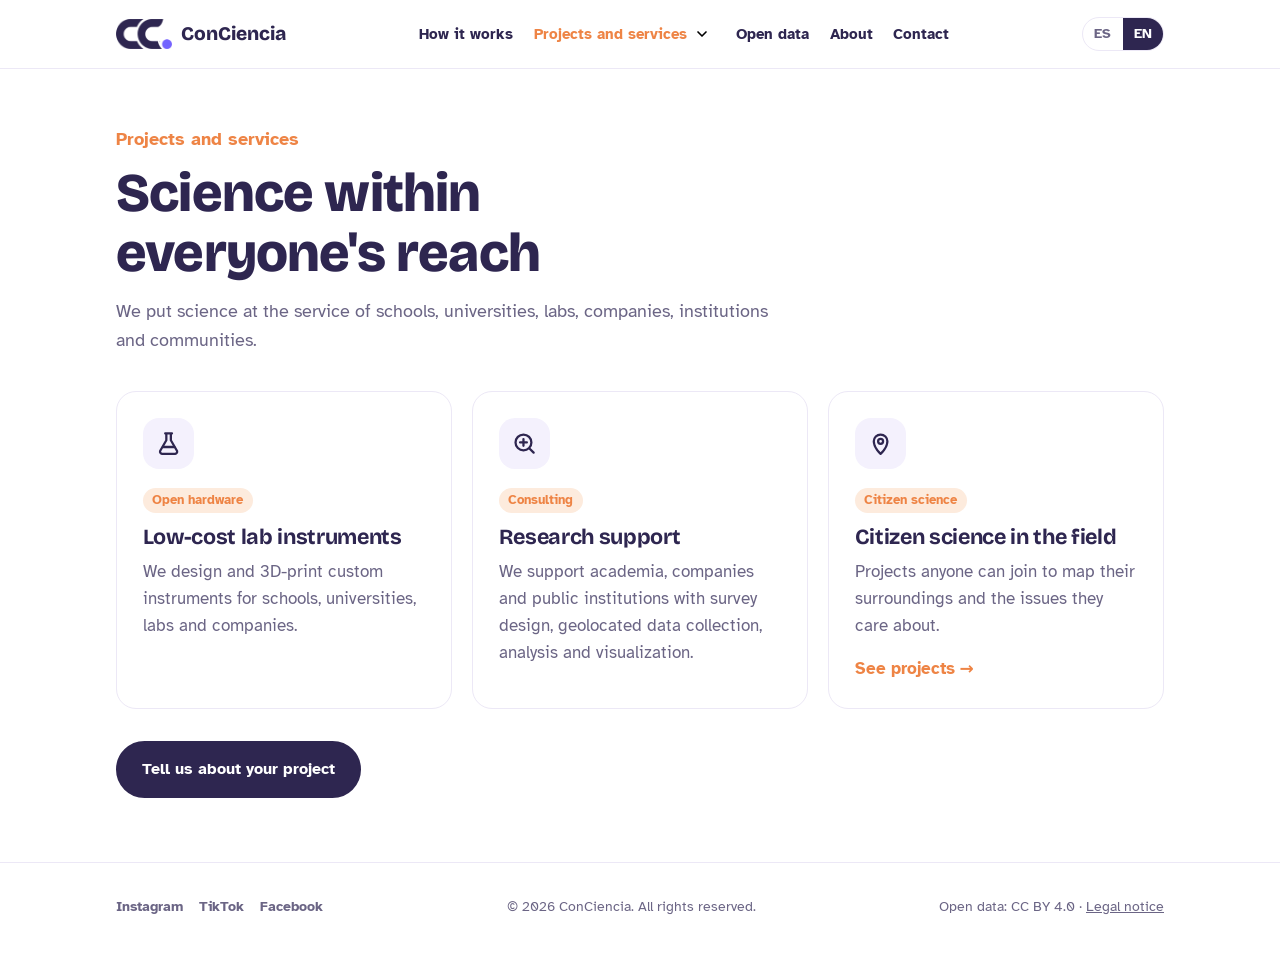
<file: proyectos.html>
<!DOCTYPE html>
<html lang="es" data-lang="es" data-titulo-es="Proyectos y servicios | ConCiencia" data-titulo-en="Projects and services | ConCiencia">
<head>
<meta charset="utf-8">
<meta name="viewport" content="width=device-width, initial-scale=1, viewport-fit=cover">
<title>Proyectos y servicios | ConCiencia</title>
<meta name="description" content="ConCiencia: ciencia ciudadana. Participa, descubre qué preocupa a tu comunidad y ayuda a construir datos abiertos.">
<link rel="icon" href="img/favicon.png">
<link rel="manifest" href="manifest.webmanifest">
<meta name="theme-color" content="#FFFFFF">
<link rel="apple-touch-icon" href="img/icon-180.png">
<meta name="apple-mobile-web-app-title" content="ConCiencia">
<meta property="og:type" content="website">
<meta property="og:site_name" content="ConCiencia">
<meta property="og:title" content="Proyectos y servicios | ConCiencia">
<meta property="og:description" content="Ciencia ciudadana: participa, descubre qué piensa tu comunidad y ayuda a construir datos abiertos.">
<meta property="og:image" content="https://cardinalcienciac-cyber.github.io/conciencia/img/compartir.jpg">
<meta property="og:image:width" content="1200">
<meta property="og:image:height" content="630">
<meta property="og:url" content="https://cardinalcienciac-cyber.github.io/conciencia/proyectos.html">
<meta property="og:locale" content="es_EC">
<meta name="twitter:card" content="summary_large_image">
<link rel="preconnect" href="https://fonts.googleapis.com">
<link rel="preconnect" href="https://fonts.gstatic.com" crossorigin>
<link href="https://fonts.googleapis.com/css2?family=Atkinson+Hyperlegible:wght@400;700&family=Bricolage+Grotesque:opsz,wght@12..96,700;12..96,800&display=swap" rel="stylesheet">
<link rel="stylesheet" href="assets/estilo.css">
</head>
<body>
<a class="skip" href="#contenido"><span lang="es">Ir al contenido</span><span lang="en">Skip to content</span></a>
<header id="cabecera"></header>
<main id="contenido">

<section class="page"><div class="wrap">
  <div class="page-head"><p class="kicker"><span lang="es">Proyectos y servicios</span><span lang="en">Projects and services</span></p><h1><span lang="es">Ciencia al alcance de todos</span><span lang="en">Science within everyone's reach</span></h1><p><span lang="es">Ponemos la ciencia al servicio de colegios, universidades, laboratorios, empresas, instituciones y comunidades.</span><span lang="en">We put science at the service of schools, universities, labs, companies, institutions and communities.</span></p></div>
  <div class="grid3">
    <div class="card" id="hardware"><div class="card-icon"><svg viewBox="0 0 24 24" fill="none" stroke="currentColor" stroke-width="2" stroke-linecap="round" stroke-linejoin="round" aria-hidden="true"><path d="M9 3h6M10 3v6L4.5 18.5A2 2 0 0 0 6.2 21h11.6a2 2 0 0 0 1.7-2.5L14 9V3"/><path d="M7 15h10"/></svg></div><span class="tag"><span lang="es">Hardware abierto</span><span lang="en">Open hardware</span></span>
      <h2><span lang="es">Instrumentos de laboratorio de bajo costo</span><span lang="en">Low-cost lab instruments</span></h2>
      <p><span lang="es">Diseñamos y fabricamos con impresión 3D instrumentos a medida para colegios, universidades, laboratorios y empresas.</span><span lang="en">We design and 3D-print custom instruments for schools, universities, labs and companies.</span></p></div>
    <div class="card" id="consultoria"><div class="card-icon"><svg viewBox="0 0 24 24" fill="none" stroke="currentColor" stroke-width="2" stroke-linecap="round" stroke-linejoin="round" aria-hidden="true"><circle cx="11" cy="11" r="7"/><path d="M20 20l-3.5-3.5M8 11h6M11 8v6"/></svg></div><span class="tag"><span lang="es">Consultoría</span><span lang="en">Consulting</span></span>
      <h2><span lang="es">Apoyo a la investigación</span><span lang="en">Research support</span></h2>
      <p><span lang="es">Acompañamos a la academia, empresas e instituciones públicas: diseño de encuestas, levantamiento de datos geolocalizados, análisis y visualización.</span><span lang="en">We support academia, companies and public institutions with survey design, geolocated data collection, analysis and visualization.</span></p></div>
    <a class="card" id="territorio" href="ciencia-ciudadana.html"><div class="card-icon"><svg viewBox="0 0 24 24" fill="none" stroke="currentColor" stroke-width="2" stroke-linecap="round" stroke-linejoin="round" aria-hidden="true"><path d="M12 21s-6-5.3-6-11a6 6 0 0 1 12 0c0 5.7-6 11-6 11z"/><circle cx="12" cy="10" r="2.2"/></svg></div><span class="tag"><span lang="es">Ciencia ciudadana</span><span lang="en">Citizen science</span></span>
      <h2><span lang="es">Ciencia ciudadana en territorio</span><span lang="en">Citizen science in the field</span></h2>
      <p><span lang="es">Proyectos en los que cualquier persona puede participar para mapear su territorio y los temas que le importan.</span><span lang="en">Projects anyone can join to map their surroundings and the issues they care about.</span></p>
      <span class="more"><span lang="es">Ver proyectos</span><span lang="en">See projects</span> →</span></a>
  </div>
  <div class="actions"><a class="btn" href="contacto.html"><span lang="es">Cuéntanos tu proyecto</span><span lang="en">Tell us about your project</span></a></div>
</div></section>
</main>
<div id="pie"></div>
<script src="assets/comun.js"></script>
</body>
</html>
</file>
<file: assets/estilo.css>
:root{--bg:#FFFFFF;--ink:#2E2650;--muted:#6B6585;--line:#ECE8F6;--lav:#B7A6EE;--lav-soft:#F4F1FD;--tang:#EE8445;--tang-dark:#D96A2B;--tang-soft:#FDEBDD;--focus:#5B45C9;
  --head:4.25rem;color-scheme:light;box-sizing:border-box;padding-bottom:env(safe-area-inset-bottom,0px)}
*,*::before,*::after{box-sizing:inherit}
html{scroll-behavior:smooth;scroll-padding-top:calc(var(--head) + 1rem)}
body{margin:0;background:var(--bg);color:var(--ink);font-family:"Atkinson Hyperlegible",system-ui,-apple-system,"Segoe UI",Roboto,sans-serif;font-size:1.0625rem;line-height:1.6;min-height:100vh;display:flex;flex-direction:column}
main{flex:1}
img{max-width:100%;display:block}
a{color:inherit}
:focus-visible{outline:3px solid var(--focus);outline-offset:3px;border-radius:8px}
h1,h2,h3{font-family:"Bricolage Grotesque","Atkinson Hyperlegible",system-ui,sans-serif;letter-spacing:-.015em;line-height:1.1}
html[data-lang="es"] [lang="en"],html[data-lang="en"] [lang="es"]{display:none !important}
.wrap{max-width:68rem;margin:0 auto;padding:0 1.25rem}
.skip{position:absolute;left:-999px;top:0;background:var(--ink);color:#fff;padding:.5rem 1rem;z-index:30}
.skip:focus{left:1rem}

/* Cabecera y menú */
.site-head{position:sticky;top:0;z-index:20;background:var(--bg);border-bottom:1px solid var(--line);padding-top:env(safe-area-inset-top,0px)}
body::before{content:"";position:fixed;inset:0 0 auto;height:env(safe-area-inset-top,0px);z-index:21;background:var(--bg)}
.head{display:flex;align-items:center;justify-content:space-between;gap:1rem;height:var(--head)}
.logo{display:flex;align-items:center;gap:.6rem;text-decoration:none;flex:none}
.logo img{height:1.9rem;width:auto}
.logo span{font-family:"Bricolage Grotesque",system-ui,sans-serif;font-weight:800;font-size:1.2rem}
.menu{list-style:none;margin:0;padding:0;display:flex;align-items:center;gap:1.3rem}
.menu a{text-decoration:none;font-weight:700;font-size:.95rem}
.menu a:hover,.menu a[aria-current="page"]{color:var(--tang)}
.dd{position:relative}
.dd-row{display:flex;align-items:center;gap:.15rem}
.caret{border:0;background:none;cursor:pointer;padding:.3rem;border-radius:6px;display:grid;place-items:center}
.caret svg{width:1rem;height:1rem;transition:transform .2s}
.caret[aria-expanded="true"] svg{transform:rotate(180deg)}
.dd::after{content:"";position:absolute;left:-1.5rem;right:-1.5rem;top:100%;height:1rem}
.sub{list-style:none;margin:0;padding:.5rem;position:absolute;top:calc(100% + .6rem);z-index:2;left:-1rem;min-width:19rem;background:var(--bg);border:1.5px solid var(--line);border-radius:1rem;box-shadow:0 18px 40px -24px rgba(46,38,80,.35);display:none}
.sub.open{display:block}
.sub a{display:block;padding:.55rem .75rem;border-radius:.6rem;font-size:.92rem;line-height:1.3}
.sub a:hover{background:var(--lav-soft);color:var(--ink)}
.sub small{display:block;font-weight:400;color:var(--muted);font-size:.8rem}
.sub .sub2{list-style:none;margin:.1rem 0 .2rem 1rem;padding:0 0 0 .6rem;border-left:2px solid var(--line)}
.tools{display:flex;align-items:center;gap:.6rem;flex:none}
.lang{display:flex;border:1.5px solid var(--line);border-radius:999px;overflow:hidden}
.lang button{border:0;background:none;font:inherit;font-size:.85rem;font-weight:700;padding:.35rem .7rem;cursor:pointer;color:var(--muted)}
.lang button[aria-pressed="true"]{background:var(--ink);color:#fff}
.install-btn{border:0;background:var(--tang);color:#fff;border-radius:999px;padding:.4rem .9rem;font:inherit;font-weight:700;font-size:.85rem;cursor:pointer}
.install-btn[hidden]{display:none}
.menu-btn{display:none;border:1.5px solid var(--line);background:none;border-radius:999px;padding:.4rem .8rem;font:inherit;font-weight:700;cursor:pointer}
@media (max-width:900px){
  .menu-btn{display:inline-block}
  .site-nav{position:absolute;left:0;right:0;top:100%;background:var(--bg);border-bottom:1px solid var(--line);display:none;max-height:calc(100vh - var(--head));overflow-y:auto}
  .site-nav.open{display:block}
  .menu{flex-direction:column;align-items:stretch;gap:0;padding:.5rem 1.25rem 1rem}
  .menu > li > a,.dd-row > a{display:block;padding:.65rem 0;flex:1}
  .sub{position:static;box-shadow:none;border:0;padding:0 0 .5rem .75rem;min-width:0}
}
@media (max-width:480px){.logo span{display:none}}

/* Botones */
.btn{display:inline-flex;align-items:center;gap:.5rem;font-weight:700;border-radius:999px;padding:.85rem 1.5rem;border:2px solid var(--ink);background:var(--ink);color:#fff;text-decoration:none;cursor:pointer;font-size:1rem}
.btn.ghost{background:transparent;color:var(--ink)}
.btn svg{width:1.2rem;height:1.2rem}

/* Páginas */
.page{padding:3.5rem 0 4rem}
.page-head{max-width:42rem;margin-bottom:2.25rem}
.page-head .kicker{font-weight:700;color:var(--tang);margin:0 0 .6rem}
.page-head h1{font-size:clamp(2.2rem,5.5vw,3.4rem);font-weight:800;margin:0 0 .8rem;text-wrap:balance}
.page-head p{color:var(--muted);font-size:1.15rem;margin:0}
.grid3{display:grid;grid-template-columns:repeat(3,1fr);gap:1.25rem}
@media (max-width:860px){.grid3{grid-template-columns:1fr}}
.card{border:1.5px solid var(--line);border-radius:1.25rem;padding:1.6rem;background:var(--bg);scroll-margin-top:calc(var(--head) + 1rem)}
.card h2,.card h3{font-size:1.35rem;margin:.2rem 0 .5rem}
.card p{margin:0;color:var(--muted)}
.card .tag{display:inline-block;font-size:.8rem;font-weight:700;color:var(--tang);background:var(--tang-soft);border-radius:999px;padding:.15rem .6rem;margin-bottom:.6rem}
.card .more{display:inline-block;margin-top:1rem;font-weight:700;color:var(--tang);text-decoration:none}
.card:target{border-color:var(--tang)}
.card-icon{width:3.2rem;height:3.2rem;border-radius:1rem;display:grid;place-items:center;background:var(--lav-soft);color:var(--ink);margin-bottom:1rem}
.card-icon svg{width:1.7rem;height:1.7rem}
a.card{text-decoration:none;display:block;transition:border-color .2s,transform .2s}
a.card:hover{border-color:var(--lav);transform:translateY(-2px)}
.card.vacio{border-style:dashed;display:grid;place-items:center;min-height:11rem;color:var(--muted);text-align:center}
.actions{display:flex;flex-wrap:wrap;gap:.75rem;margin-top:2rem}

/* Pasos (Cómo funciona) */
.steps{counter-reset:s}
.steps .card::before{counter-increment:s;content:counter(s);display:inline-grid;place-items:center;width:2.4rem;height:2.4rem;border-radius:50%;background:var(--tang);color:#fff;font-weight:800;font-family:"Bricolage Grotesque",system-ui,sans-serif;margin-bottom:.8rem}

/* ODS */
.ods-grid{display:grid;grid-template-columns:repeat(auto-fill,minmax(15rem,1fr));gap:.9rem;align-items:start}
.ods{border:1.5px solid var(--line);border-radius:1.1rem;background:var(--bg);overflow:hidden}
.ods summary{list-style:none;display:grid;grid-template-columns:3.2rem 1fr;gap:.8rem;align-items:center;padding:.8rem;cursor:pointer}
.ods summary::-webkit-details-marker{display:none}
.num{width:3.2rem;height:3.2rem;border-radius:.8rem;display:grid;place-items:center;font-family:"Bricolage Grotesque",system-ui,sans-serif;font-weight:800;font-size:1.35rem;color:#fff}
.num.dark{color:var(--ink)}
.ods .name{font-weight:700;line-height:1.25}
.ods .count{display:block;font-size:.85rem;color:var(--muted);font-weight:400}
.ods .count.on{color:var(--tang);font-weight:700}
.ods ul{list-style:none;margin:0;padding:0 .8rem .8rem;display:grid;gap:.5rem}
.ods li{display:flex;justify-content:space-between;align-items:center;gap:.6rem;border-top:1px solid var(--line);padding-top:.5rem;font-size:.95rem;line-height:1.3}
.ods li a{flex:none;font-weight:700;font-size:.85rem;background:var(--ink);color:#fff;text-decoration:none;border-radius:999px;padding:.35rem .8rem}
.ods li em{flex:none;font-style:normal;font-size:.8rem;color:var(--muted)}
.note{font-size:.9rem;color:var(--muted);margin-top:1.25rem}
.ods-mini{display:grid;grid-template-columns:repeat(6,1fr);gap:4px;width:7.5rem;margin-bottom:1rem}
.ods-mini span{aspect-ratio:1;border-radius:4px}

/* Datos abiertos */
.facts{list-style:none;padding:0;margin:0;display:grid;gap:.9rem;max-width:44rem}
.facts li{padding-left:1.6rem;position:relative}
.facts li::before{content:"";position:absolute;left:0;top:.55rem;width:.7rem;height:.7rem;border-radius:50%;background:var(--tang)}
.subhead{font-size:clamp(1.6rem,4vw,2.2rem);font-weight:800;margin:3.5rem 0 1.25rem}
.soon{opacity:.75}

/* Nosotros */
.two{display:grid;grid-template-columns:1.2fr .8fr;gap:2.5rem;align-items:center}
@media (max-width:860px){.two{grid-template-columns:1fr}}
.mission{display:grid;gap:1.1rem;margin-top:1.75rem}
.mission div{border-left:4px solid var(--lav);padding-left:1rem}
.mission h2{font-size:1.15rem;margin:0 0 .2rem}
.mission p{margin:0;color:var(--muted)}
.alien{width:min(18rem,75%);margin:0 auto}

/* Contacto */
.social{display:flex;flex-wrap:wrap;gap:.6rem;margin-top:1.25rem}
.social span{border:1.5px dashed var(--lav);border-radius:999px;padding:.5rem 1.1rem;font-weight:700;color:var(--muted)}

/* Redes sociales */
.redes{display:grid;grid-template-columns:repeat(auto-fill,minmax(13rem,1fr));gap:.9rem;max-width:44rem}
.red{display:block;border:1.5px solid var(--line);border-radius:1.1rem;padding:1rem 1.2rem;text-decoration:none;transition:border-color .2s}
a.red:hover{border-color:var(--tang)}
.red strong{display:block;font-family:"Bricolage Grotesque",system-ui,sans-serif;font-size:1.2rem}
.red span{color:var(--muted);font-size:.95rem}
.red.pronto{border-style:dashed}
.foot-redes{display:flex;flex-wrap:wrap;gap:.4rem 1rem}
.foot-redes a{font-weight:700;text-decoration:none}
.foot-redes a:hover{color:var(--tang)}

/* Portada */
.hero{position:relative;min-height:calc(100svh - var(--head));display:flex;align-items:center;color:#fff;overflow:hidden;background:#0b1630}
.hero picture{position:absolute;inset:0;z-index:0}
.hero picture img{width:100%;height:100%;object-fit:cover;object-position:35% 40%}
.hero::after{content:"";position:absolute;inset:0;z-index:0;background:linear-gradient(270deg,rgba(8,14,40,.9) 0%,rgba(8,14,40,.65) 40%,rgba(8,14,40,0) 70%)}
@media (max-width:760px){.hero::after{background:linear-gradient(180deg,rgba(8,14,40,.35) 0%,rgba(8,14,40,.75) 45%,rgba(8,14,40,.92) 100%)}}
.hero .wrap{position:relative;z-index:1;width:100%;padding-top:2rem;padding-bottom:2.5rem}
.hero-text{max-width:32rem;margin-left:auto}
@media (max-width:760px){.hero-text{margin-left:0}.hero{align-items:flex-end}}
.hero h1{font-size:clamp(2.4rem,5.5vw,3.6rem);font-weight:800;margin:0 0 1rem;text-wrap:balance;text-shadow:0 2px 24px rgba(0,0,0,.35)}
.lema{width:min(17rem,70%);height:auto;margin:0 0 1rem}
.hero p{font-size:1.1rem;line-height:1.55;margin:0 0 1.6rem;color:#E9E6F7;max-width:31rem}
.start{display:inline-flex;align-items:center;gap:.75rem;font-family:"Bricolage Grotesque",system-ui,sans-serif;font-weight:800;font-size:clamp(1.35rem,3.5vw,1.7rem);
  background:var(--tang);color:#fff;text-decoration:none;border-radius:999px;padding:1.05rem 2.4rem;box-shadow:0 0 0 0 rgba(238,132,69,.7);animation:pulso 2.4s ease-out infinite}
.start:hover{background:var(--tang-dark)}
.start svg{width:1.6rem;height:1.6rem}
@keyframes pulso{0%{box-shadow:0 0 0 0 rgba(238,132,69,.65)}70%{box-shadow:0 0 0 18px rgba(238,132,69,0)}100%{box-shadow:0 0 0 0 rgba(238,132,69,0)}}

/* Lemas bajo la portada */
.lemas{padding:2.2rem 1.25rem;text-align:center}
.lemas p{margin:0;display:flex;flex-wrap:wrap;justify-content:center;align-items:center;gap:.4rem 1.4rem;
  font-family:"Bricolage Grotesque",system-ui,sans-serif;font-weight:800;font-size:clamp(1.4rem,3.6vw,2.4rem);letter-spacing:-.01em}
.lemas .l1{color:#1FA866}.lemas .l2{color:#8424CF}.lemas .l3{color:#C98A00}
.lemas .sep{width:.5rem;height:.5rem;border-radius:50%;background:var(--lav)}

/* Pie */
.site-foot{border-top:1px solid var(--line);padding:2rem 0 2.5rem;color:var(--muted);font-size:.9rem}
.site-foot .wrap{display:flex;flex-wrap:wrap;justify-content:space-between;gap:1rem}
@media (prefers-reduced-motion: reduce){html{scroll-behavior:auto}.start{animation:none}a.card{transition:none}}
</file>
